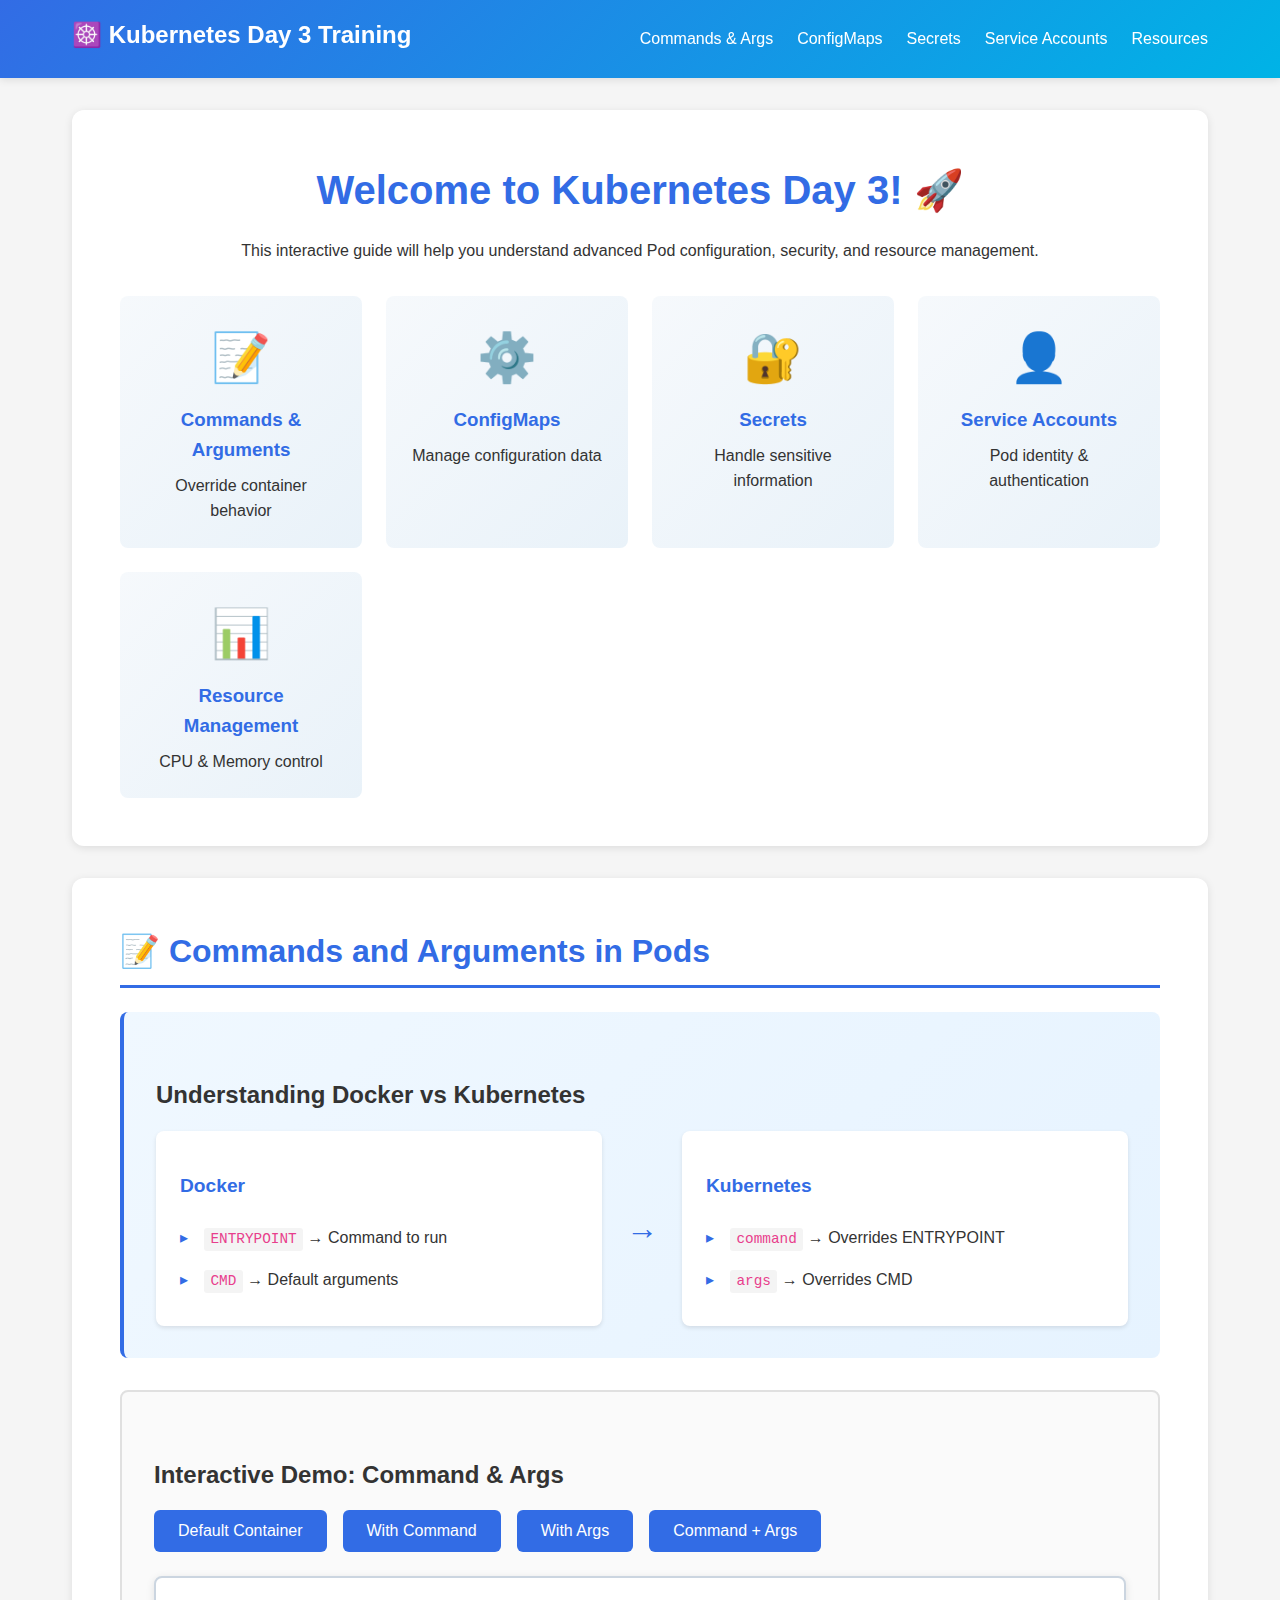
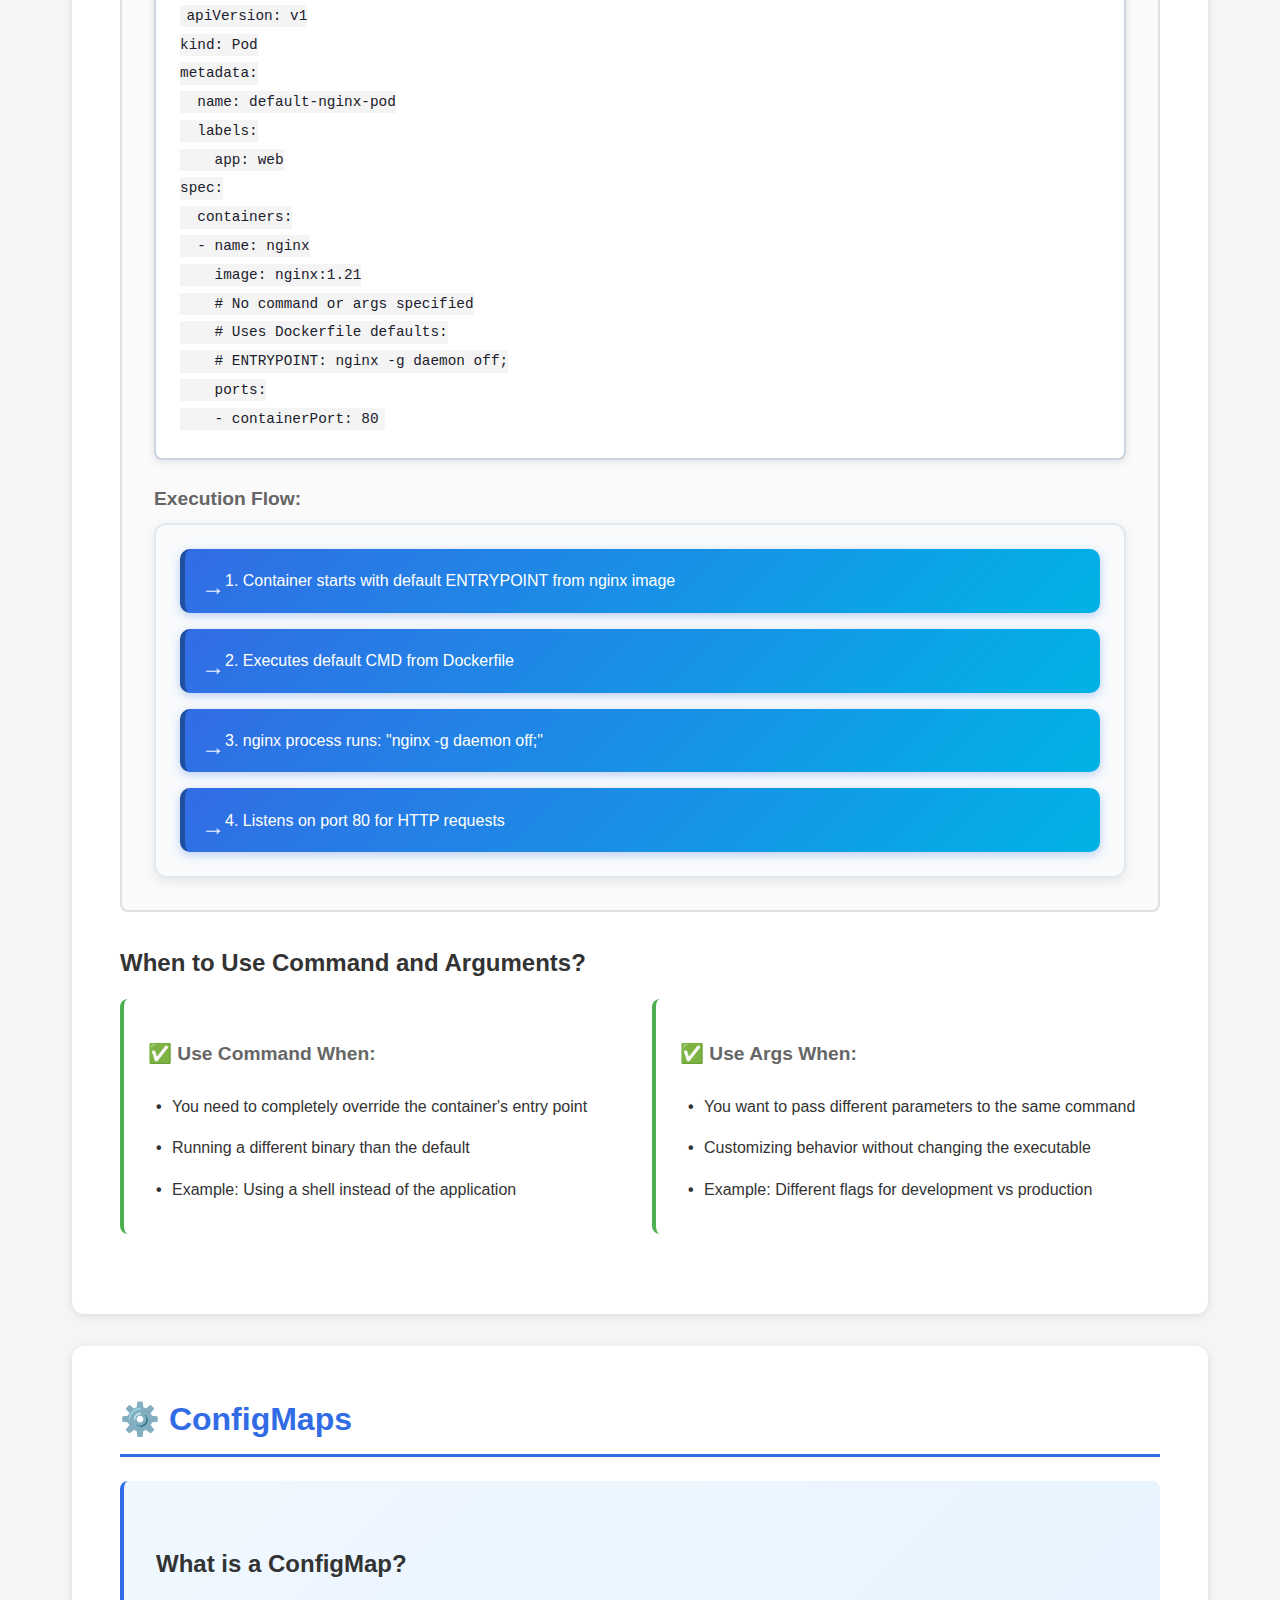
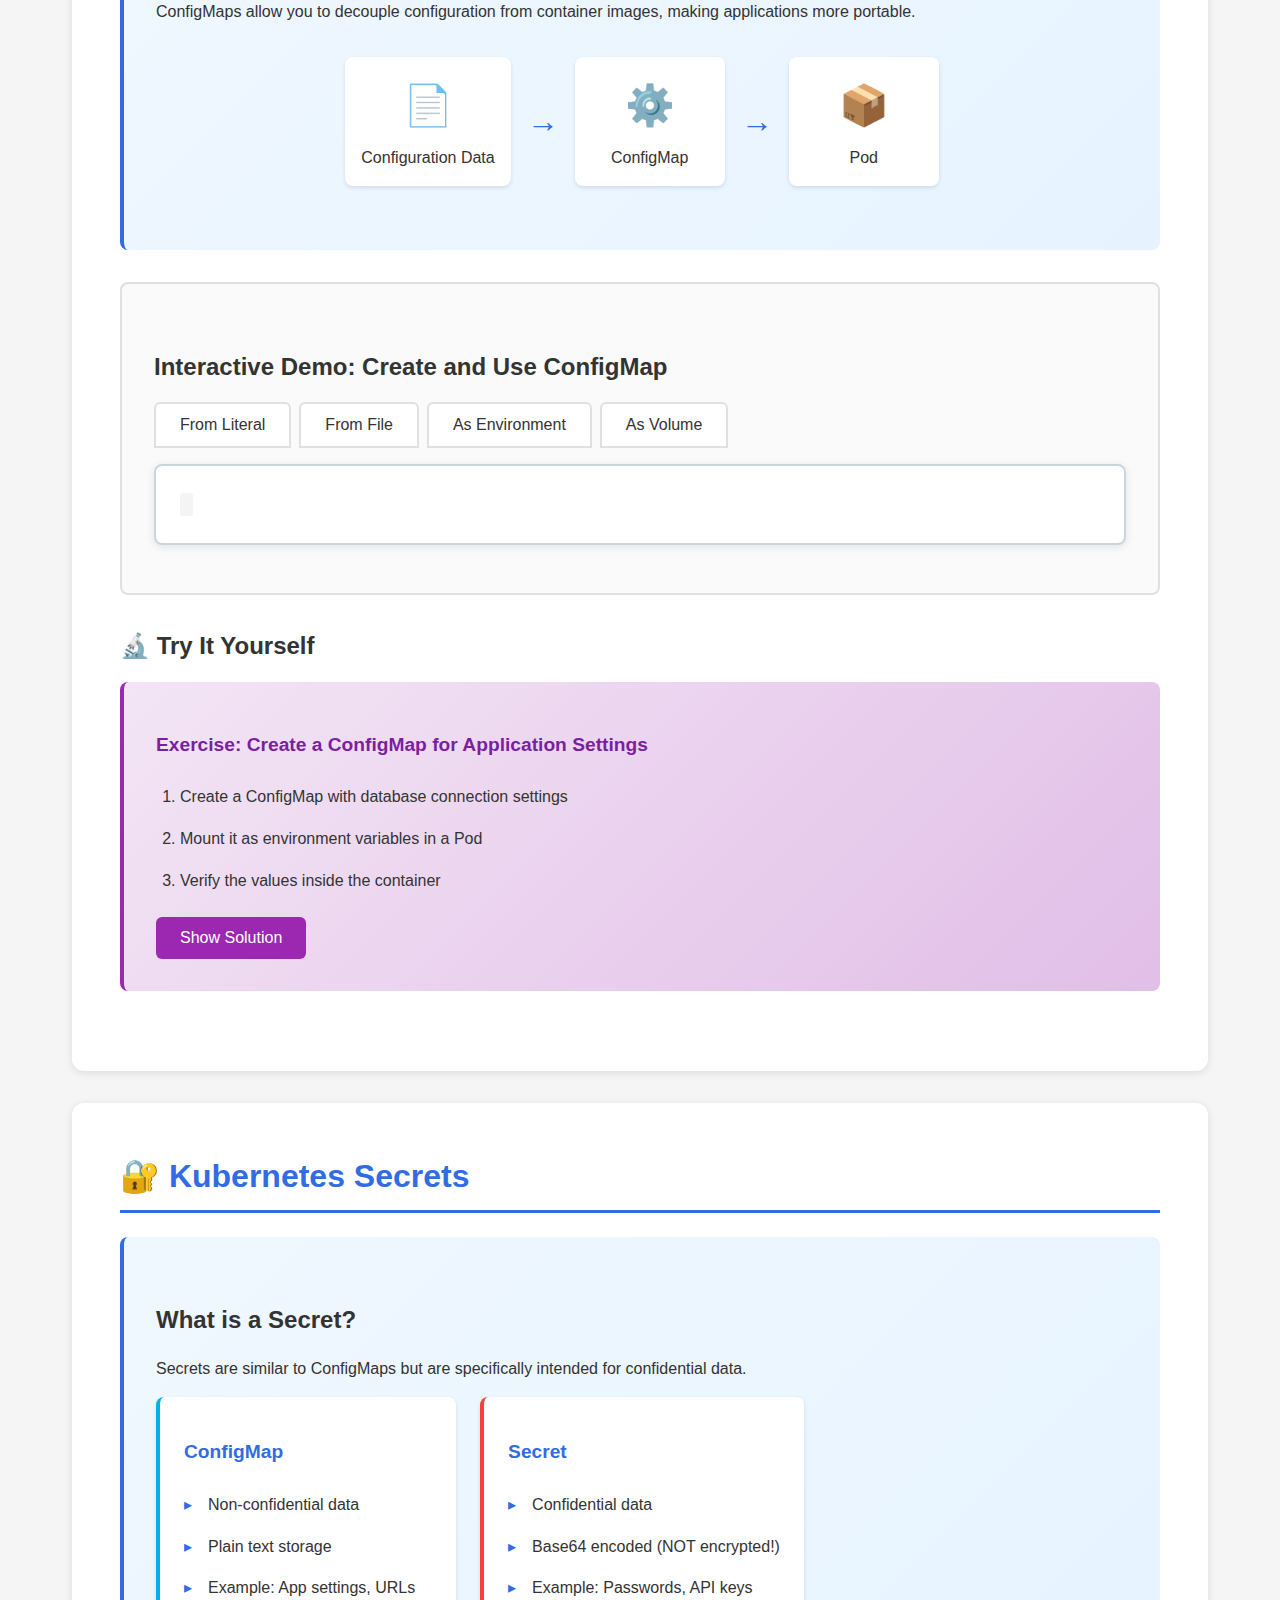
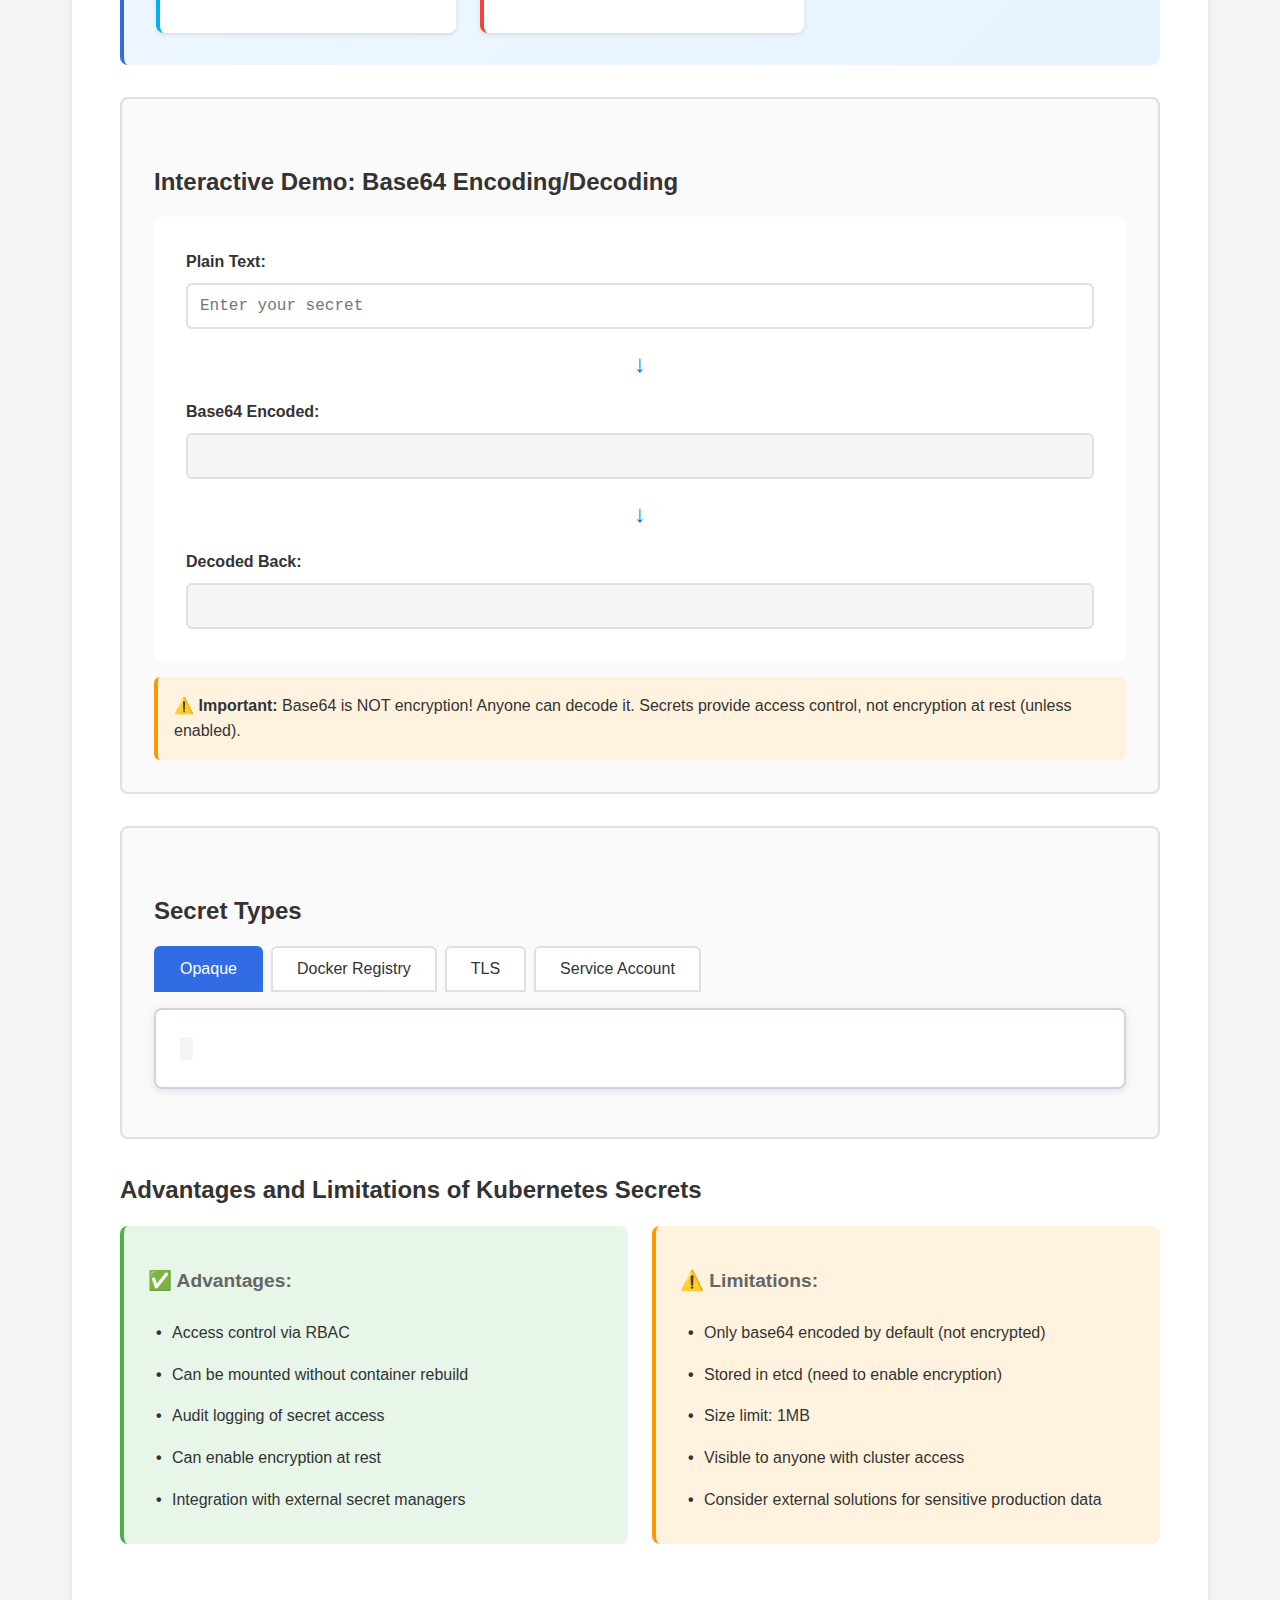
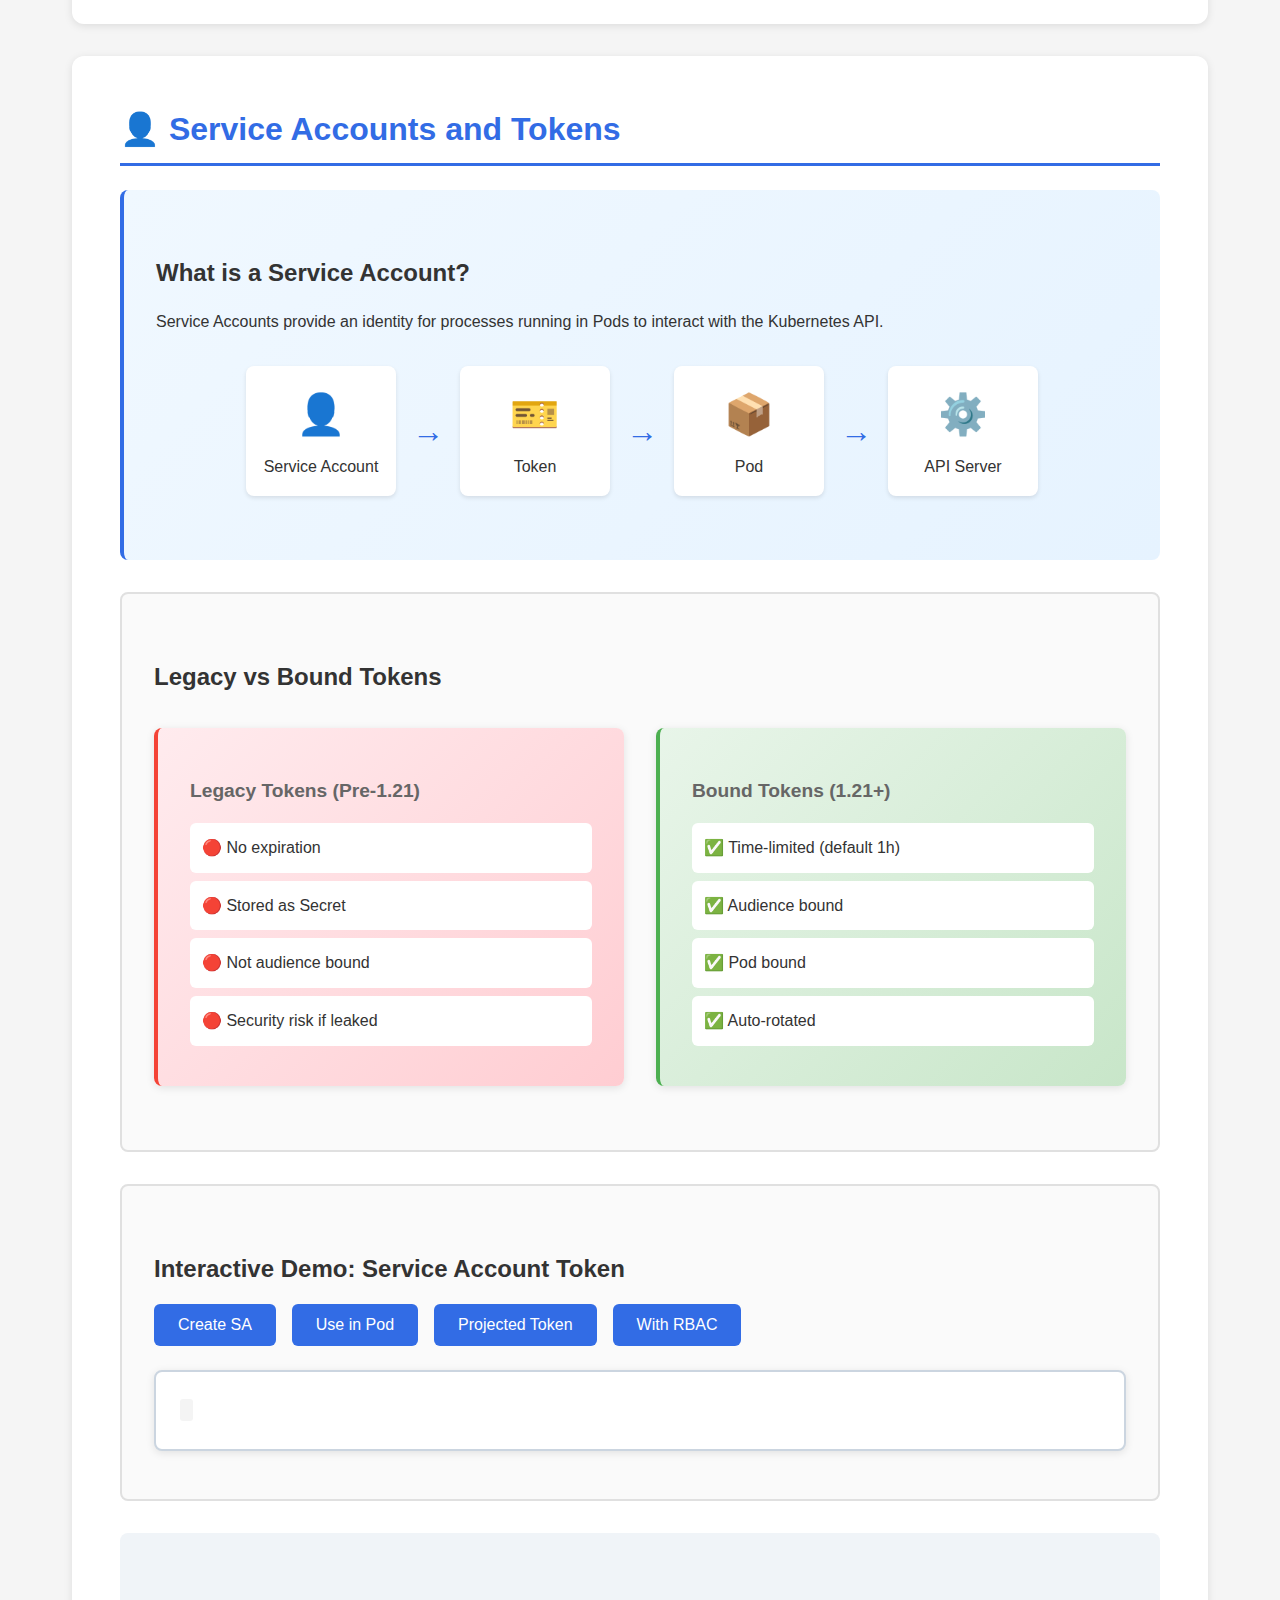
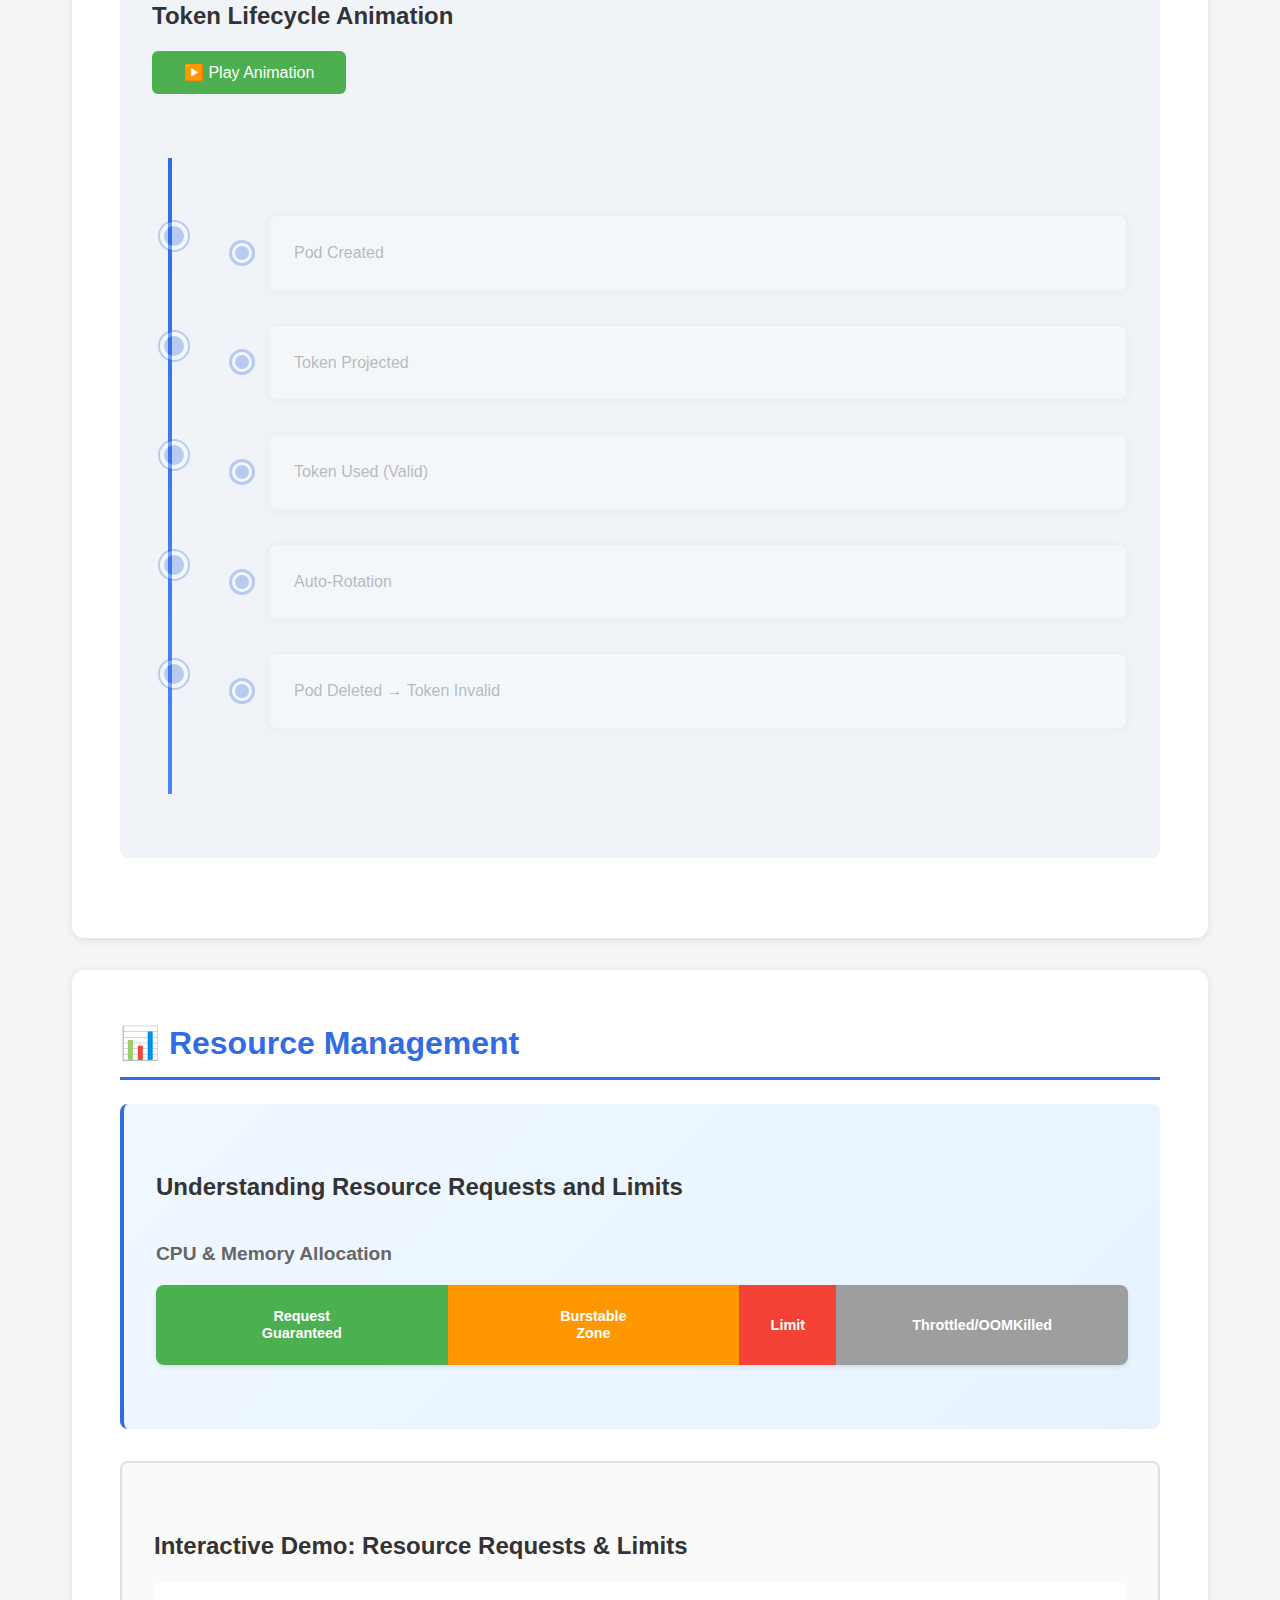
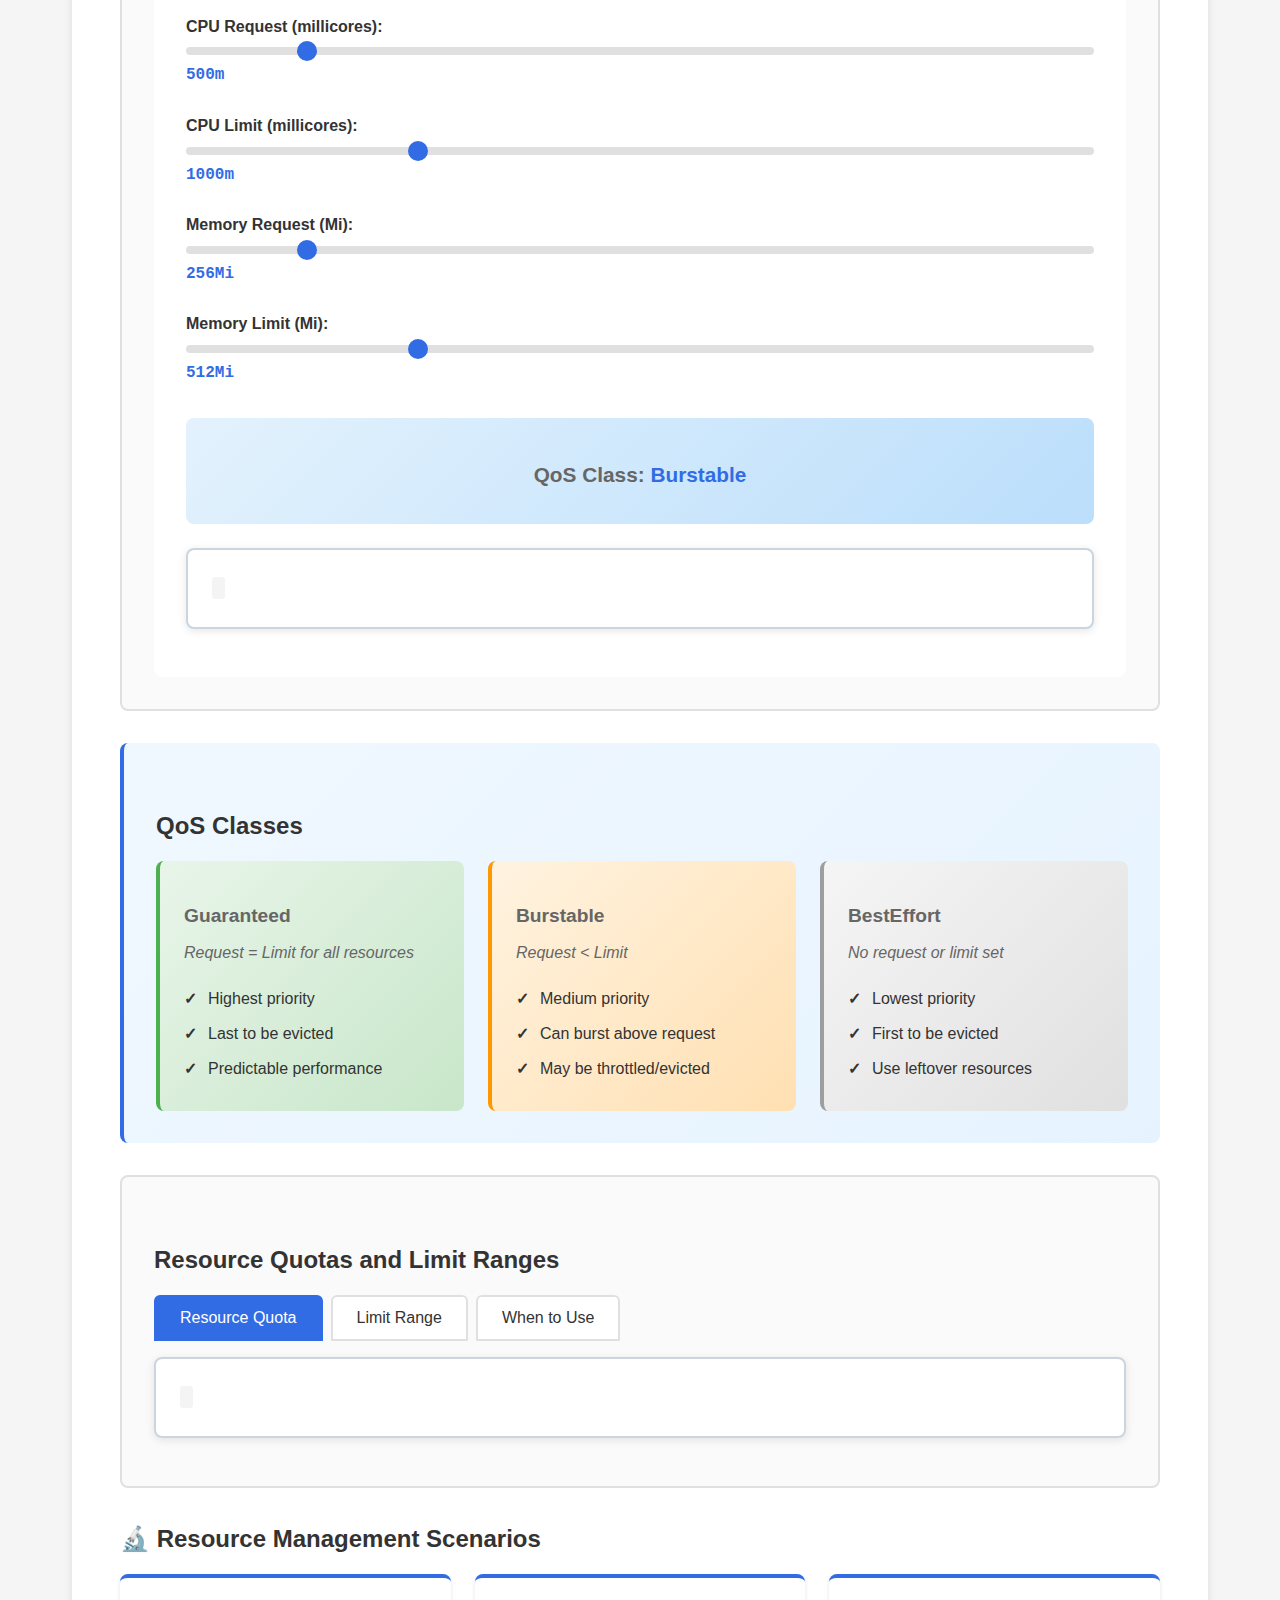
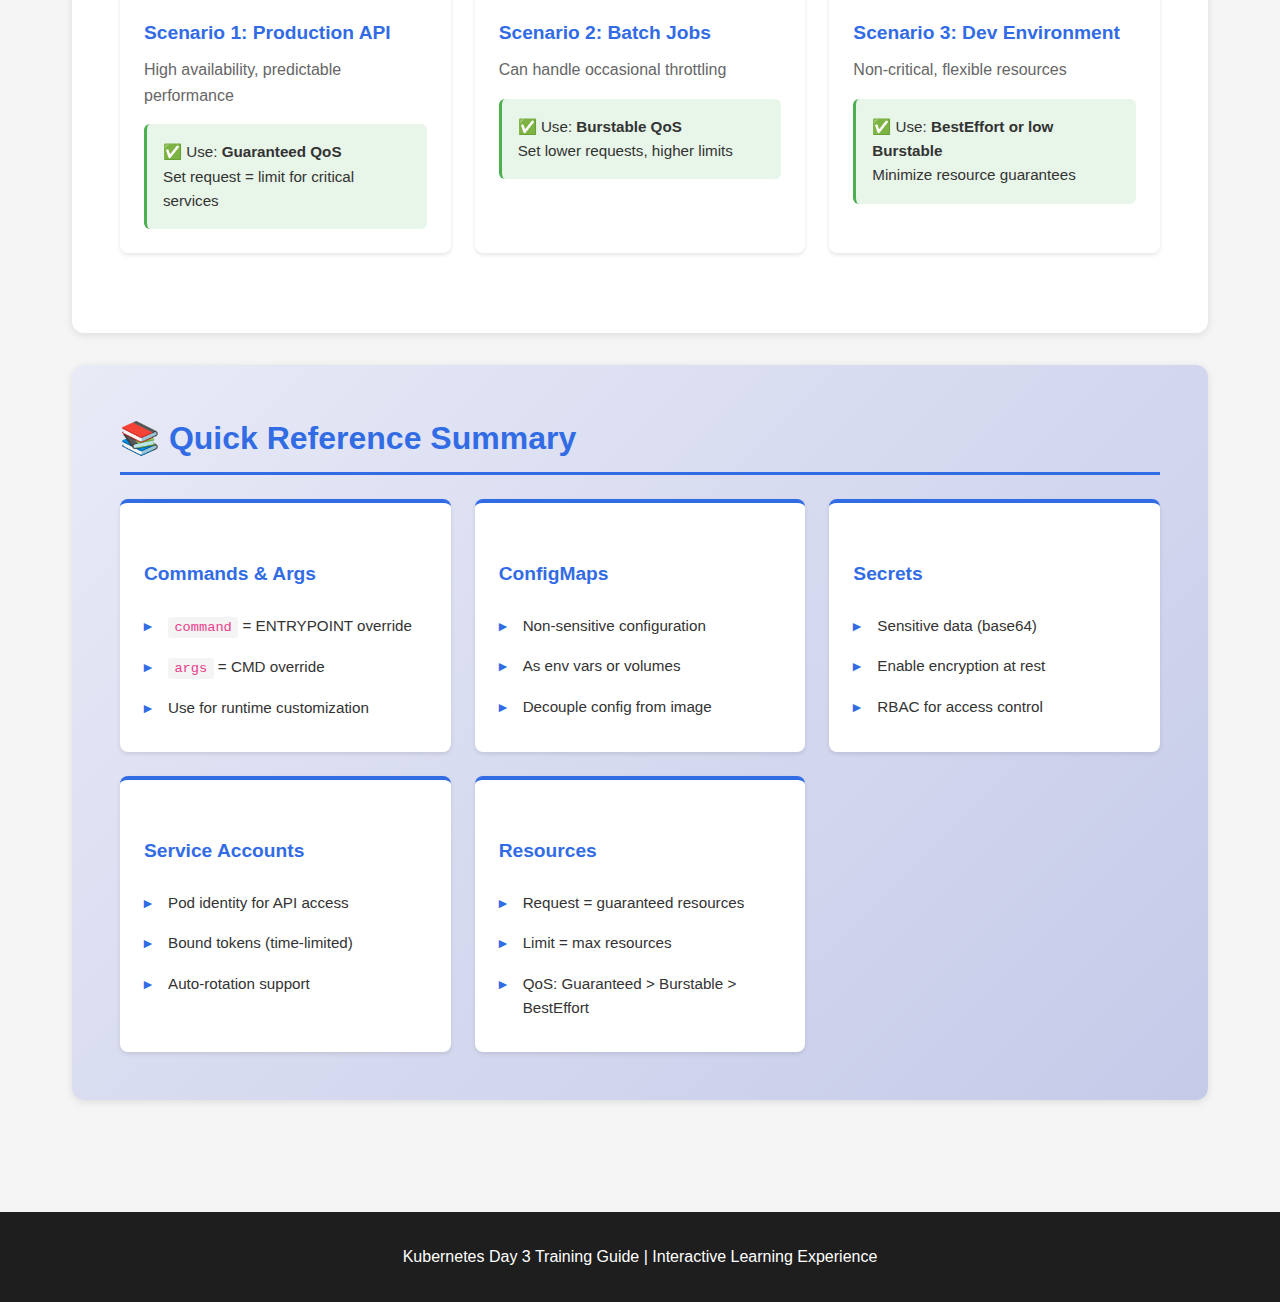
<file: index-backup.html>
<!DOCTYPE html>
<html lang="en">
<head>
    <meta charset="UTF-8">
    <meta name="viewport" content="width=device-width, initial-scale=1.0">
    <title>Kubernetes Day 3 Training - Interactive Guide</title>
    <link rel="stylesheet" href="styles.css">
</head>
<body>
    <nav class="navbar">
        <div class="nav-container">
            <h1>☸️ Kubernetes Day 3 Training</h1>
            <div class="nav-links">
                <a href="#commands">Commands & Args</a>
                <a href="#configmaps">ConfigMaps</a>
                <a href="#secrets">Secrets</a>
                <a href="#serviceaccount">Service Accounts</a>
                <a href="#resources">Resources</a>
            </div>
        </div>
    </nav>

    <div class="container">
        <!-- Introduction -->
        <section class="intro-section">
            <h2>Welcome to Kubernetes Day 3! 🚀</h2>
            <p>This interactive guide will help you understand advanced Pod configuration, security, and resource management.</p>
            <div class="topics-grid">
                <div class="topic-card">
                    <div class="topic-icon">📝</div>
                    <h3>Commands & Arguments</h3>
                    <p>Override container behavior</p>
                </div>
                <div class="topic-card">
                    <div class="topic-icon">⚙️</div>
                    <h3>ConfigMaps</h3>
                    <p>Manage configuration data</p>
                </div>
                <div class="topic-card">
                    <div class="topic-icon">🔐</div>
                    <h3>Secrets</h3>
                    <p>Handle sensitive information</p>
                </div>
                <div class="topic-card">
                    <div class="topic-icon">👤</div>
                    <h3>Service Accounts</h3>
                    <p>Pod identity & authentication</p>
                </div>
                <div class="topic-card">
                    <div class="topic-icon">📊</div>
                    <h3>Resource Management</h3>
                    <p>CPU & Memory control</p>
                </div>
            </div>
        </section>

        <!-- Commands and Arguments -->
        <section id="commands" class="content-section">
            <h2>📝 Commands and Arguments in Pods</h2>
            
            <div class="concept-box">
                <h3>Understanding Docker vs Kubernetes</h3>
                <div class="comparison-grid">
                    <div class="comparison-item">
                        <h4>Docker</h4>
                        <ul>
                            <li><code>ENTRYPOINT</code> → Command to run</li>
                            <li><code>CMD</code> → Default arguments</li>
                        </ul>
                    </div>
                    <div class="arrow">→</div>
                    <div class="comparison-item">
                        <h4>Kubernetes</h4>
                        <ul>
                            <li><code>command</code> → Overrides ENTRYPOINT</li>
                            <li><code>args</code> → Overrides CMD</li>
                        </ul>
                    </div>
                </div>
            </div>

            <div class="interactive-demo">
                <h3>Interactive Demo: Command & Args</h3>
                <div class="demo-controls">
                    <button class="demo-btn" onclick="showExample('default')">Default Container</button>
                    <button class="demo-btn" onclick="showExample('command')">With Command</button>
                    <button class="demo-btn" onclick="showExample('args')">With Args</button>
                    <button class="demo-btn" onclick="showExample('both')">Command + Args</button>
                </div>
                <div id="command-demo" class="demo-output">
                    <div class="yaml-display">
                        <pre><code id="command-yaml"></code></pre>
                    </div>
                    <div class="execution-flow">
                        <h4>Execution Flow:</h4>
                        <div id="execution-visual" class="flow-visual"></div>
                    </div>
                </div>
            </div>

            <div class="use-cases">
                <h3>When to Use Command and Arguments?</h3>
                <div class="use-case-grid">
                    <div class="use-case">
                        <h4>✅ Use Command When:</h4>
                        <ul>
                            <li>You need to completely override the container's entry point</li>
                            <li>Running a different binary than the default</li>
                            <li>Example: Using a shell instead of the application</li>
                        </ul>
                    </div>
                    <div class="use-case">
                        <h4>✅ Use Args When:</h4>
                        <ul>
                            <li>You want to pass different parameters to the same command</li>
                            <li>Customizing behavior without changing the executable</li>
                            <li>Example: Different flags for development vs production</li>
                        </ul>
                    </div>
                </div>
            </div>
        </section>

        <!-- ConfigMaps -->
        <section id="configmaps" class="content-section">
            <h2>⚙️ ConfigMaps</h2>
            
            <div class="concept-box">
                <h3>What is a ConfigMap?</h3>
                <p>ConfigMaps allow you to decouple configuration from container images, making applications more portable.</p>
                <div class="config-visual">
                    <div class="visual-flow">
                        <div class="flow-item">
                            <div class="icon">📄</div>
                            <p>Configuration Data</p>
                        </div>
                        <div class="arrow-right">→</div>
                        <div class="flow-item">
                            <div class="icon">⚙️</div>
                            <p>ConfigMap</p>
                        </div>
                        <div class="arrow-right">→</div>
                        <div class="flow-item">
                            <div class="icon">📦</div>
                            <p>Pod</p>
                        </div>
                    </div>
                </div>
            </div>

            <div class="interactive-demo">
                <h3>Interactive Demo: Create and Use ConfigMap</h3>
                <div class="demo-tabs">
                    <button class="tab-btn active" onclick="showConfigMapTab('literal')">From Literal</button>
                    <button class="tab-btn" onclick="showConfigMapTab('file')">From File</button>
                    <button class="tab-btn" onclick="showConfigMapTab('env')">As Environment</button>
                    <button class="tab-btn" onclick="showConfigMapTab('volume')">As Volume</button>
                </div>
                <div id="configmap-demo" class="demo-output">
                    <div class="yaml-display">
                        <pre><code id="configmap-yaml"></code></pre>
                    </div>
                </div>
            </div>

            <div class="hands-on">
                <h3>🔬 Try It Yourself</h3>
                <div class="exercise-box">
                    <h4>Exercise: Create a ConfigMap for Application Settings</h4>
                    <ol>
                        <li>Create a ConfigMap with database connection settings</li>
                        <li>Mount it as environment variables in a Pod</li>
                        <li>Verify the values inside the container</li>
                    </ol>
                    <button class="show-solution-btn" onclick="toggleSolution('cm-solution')">Show Solution</button>
                    <div id="cm-solution" class="solution" style="display:none;">
                        <pre><code>kubectl create configmap app-config \
  --from-literal=DB_HOST=mysql.default.svc.cluster.local \
  --from-literal=DB_PORT=3306 \
  --from-literal=DB_NAME=myapp</code></pre>
                    </div>
                </div>
            </div>
        </section>

        <!-- Secrets -->
        <section id="secrets" class="content-section">
            <h2>🔐 Kubernetes Secrets</h2>
            
            <div class="concept-box">
                <h3>What is a Secret?</h3>
                <p>Secrets are similar to ConfigMaps but are specifically intended for confidential data.</p>
                <div class="comparison-grid">
                    <div class="comparison-item configmap-item">
                        <h4>ConfigMap</h4>
                        <ul>
                            <li>Non-confidential data</li>
                            <li>Plain text storage</li>
                            <li>Example: App settings, URLs</li>
                        </ul>
                    </div>
                    <div class="comparison-item secret-item">
                        <h4>Secret</h4>
                        <ul>
                            <li>Confidential data</li>
                            <li>Base64 encoded (NOT encrypted!)</li>
                            <li>Example: Passwords, API keys</li>
                        </ul>
                    </div>
                </div>
            </div>

            <div class="interactive-demo">
                <h3>Interactive Demo: Base64 Encoding/Decoding</h3>
                <div class="encoder-tool">
                    <div class="encoder-input">
                        <label>Plain Text:</label>
                        <input type="text" id="plain-text" placeholder="Enter your secret" oninput="encodeSecret()">
                    </div>
                    <div class="encoder-arrow">↓</div>
                    <div class="encoder-output">
                        <label>Base64 Encoded:</label>
                        <input type="text" id="encoded-text" readonly>
                    </div>
                    <div class="encoder-arrow">↓</div>
                    <div class="encoder-output">
                        <label>Decoded Back:</label>
                        <input type="text" id="decoded-text" readonly>
                    </div>
                </div>
                <div class="warning-box">
                    ⚠️ <strong>Important:</strong> Base64 is NOT encryption! Anyone can decode it. Secrets provide access control, not encryption at rest (unless enabled).
                </div>
            </div>

            <div class="interactive-demo">
                <h3>Secret Types</h3>
                <div class="demo-tabs">
                    <button class="tab-btn active" onclick="showSecretType('opaque')">Opaque</button>
                    <button class="tab-btn" onclick="showSecretType('docker')">Docker Registry</button>
                    <button class="tab-btn" onclick="showSecretType('tls')">TLS</button>
                    <button class="tab-btn" onclick="showSecretType('token')">Service Account</button>
                </div>
                <div id="secret-type-demo" class="demo-output">
                    <div class="yaml-display">
                        <pre><code id="secret-yaml"></code></pre>
                    </div>
                </div>
            </div>

            <div class="use-cases">
                <h3>Advantages and Limitations of Kubernetes Secrets</h3>
                <div class="use-case-grid">
                    <div class="use-case advantage">
                        <h4>✅ Advantages:</h4>
                        <ul>
                            <li>Access control via RBAC</li>
                            <li>Can be mounted without container rebuild</li>
                            <li>Audit logging of secret access</li>
                            <li>Can enable encryption at rest</li>
                            <li>Integration with external secret managers</li>
                        </ul>
                    </div>
                    <div class="use-case limitation">
                        <h4>⚠️ Limitations:</h4>
                        <ul>
                            <li>Only base64 encoded by default (not encrypted)</li>
                            <li>Stored in etcd (need to enable encryption)</li>
                            <li>Size limit: 1MB</li>
                            <li>Visible to anyone with cluster access</li>
                            <li>Consider external solutions for sensitive production data</li>
                        </ul>
                    </div>
                </div>
            </div>
        </section>

        <!-- Service Account -->
        <section id="serviceaccount" class="content-section">
            <h2>👤 Service Accounts and Tokens</h2>
            
            <div class="concept-box">
                <h3>What is a Service Account?</h3>
                <p>Service Accounts provide an identity for processes running in Pods to interact with the Kubernetes API.</p>
                <div class="sa-visual">
                    <div class="visual-flow">
                        <div class="flow-item">
                            <div class="icon">👤</div>
                            <p>Service Account</p>
                        </div>
                        <div class="arrow-right">→</div>
                        <div class="flow-item">
                            <div class="icon">🎫</div>
                            <p>Token</p>
                        </div>
                        <div class="arrow-right">→</div>
                        <div class="flow-item">
                            <div class="icon">📦</div>
                            <p>Pod</p>
                        </div>
                        <div class="arrow-right">→</div>
                        <div class="flow-item">
                            <div class="icon">⚙️</div>
                            <p>API Server</p>
                        </div>
                    </div>
                </div>
            </div>

            <div class="interactive-demo">
                <h3>Legacy vs Bound Tokens</h3>
                <div class="token-comparison">
                    <div class="token-type legacy-token">
                        <h4>Legacy Tokens (Pre-1.21)</h4>
                        <div class="token-properties">
                            <div class="property">🔴 No expiration</div>
                            <div class="property">🔴 Stored as Secret</div>
                            <div class="property">🔴 Not audience bound</div>
                            <div class="property">🔴 Security risk if leaked</div>
                        </div>
                    </div>
                    <div class="token-type bound-token">
                        <h4>Bound Tokens (1.21+)</h4>
                        <div class="token-properties">
                            <div class="property">✅ Time-limited (default 1h)</div>
                            <div class="property">✅ Audience bound</div>
                            <div class="property">✅ Pod bound</div>
                            <div class="property">✅ Auto-rotated</div>
                        </div>
                    </div>
                </div>
            </div>

            <div class="interactive-demo">
                <h3>Interactive Demo: Service Account Token</h3>
                <div class="demo-controls">
                    <button class="demo-btn" onclick="showSAExample('create')">Create SA</button>
                    <button class="demo-btn" onclick="showSAExample('pod')">Use in Pod</button>
                    <button class="demo-btn" onclick="showSAExample('token')">Projected Token</button>
                    <button class="demo-btn" onclick="showSAExample('rbac')">With RBAC</button>
                </div>
                <div id="sa-demo" class="demo-output">
                    <div class="yaml-display">
                        <pre><code id="sa-yaml"></code></pre>
                    </div>
                </div>
            </div>

            <div class="animation-box">
                <h3>Token Lifecycle Animation</h3>
                <div id="token-lifecycle" class="lifecycle-animation">
                    <button class="animate-btn" onclick="animateTokenLifecycle()">▶️ Play Animation</button>
                    <div class="timeline">
                        <div class="timeline-item" id="tl-1">
                            <div class="timeline-dot"></div>
                            <div class="timeline-content">Pod Created</div>
                        </div>
                        <div class="timeline-item" id="tl-2">
                            <div class="timeline-dot"></div>
                            <div class="timeline-content">Token Projected</div>
                        </div>
                        <div class="timeline-item" id="tl-3">
                            <div class="timeline-dot"></div>
                            <div class="timeline-content">Token Used (Valid)</div>
                        </div>
                        <div class="timeline-item" id="tl-4">
                            <div class="timeline-dot"></div>
                            <div class="timeline-content">Auto-Rotation</div>
                        </div>
                        <div class="timeline-item" id="tl-5">
                            <div class="timeline-dot"></div>
                            <div class="timeline-content">Pod Deleted → Token Invalid</div>
                        </div>
                    </div>
                </div>
            </div>
        </section>

        <!-- Resources -->
        <section id="resources" class="content-section">
            <h2>📊 Resource Management</h2>
            
            <div class="concept-box">
                <h3>Understanding Resource Requests and Limits</h3>
                <div class="resource-visual">
                    <div class="resource-bar-container">
                        <h4>CPU & Memory Allocation</h4>
                        <div class="resource-bar">
                            <div class="bar-section request" style="width: 30%;">
                                <span>Request<br>Guaranteed</span>
                            </div>
                            <div class="bar-section burstable" style="width: 30%;">
                                <span>Burstable<br>Zone</span>
                            </div>
                            <div class="bar-section limit" style="width: 10%;">
                                <span>Limit</span>
                            </div>
                            <div class="bar-section unavailable" style="width: 30%;">
                                <span>Throttled/OOMKilled</span>
                            </div>
                        </div>
                    </div>
                </div>
            </div>

            <div class="interactive-demo">
                <h3>Interactive Demo: Resource Requests & Limits</h3>
                <div class="resource-calculator">
                    <div class="calculator-inputs">
                        <div class="input-group">
                            <label>CPU Request (millicores):</label>
                            <input type="range" id="cpu-request" min="0" max="4000" value="500" oninput="updateResourceVisual()">
                            <span id="cpu-request-val">500m</span>
                        </div>
                        <div class="input-group">
                            <label>CPU Limit (millicores):</label>
                            <input type="range" id="cpu-limit" min="0" max="4000" value="1000" oninput="updateResourceVisual()">
                            <span id="cpu-limit-val">1000m</span>
                        </div>
                        <div class="input-group">
                            <label>Memory Request (Mi):</label>
                            <input type="range" id="mem-request" min="0" max="2048" value="256" oninput="updateResourceVisual()">
                            <span id="mem-request-val">256Mi</span>
                        </div>
                        <div class="input-group">
                            <label>Memory Limit (Mi):</label>
                            <input type="range" id="mem-limit" min="0" max="2048" value="512" oninput="updateResourceVisual()">
                            <span id="mem-limit-val">512Mi</span>
                        </div>
                    </div>
                    <div class="qos-indicator">
                        <h4>QoS Class: <span id="qos-class">Burstable</span></h4>
                        <p id="qos-explanation"></p>
                    </div>
                    <div class="yaml-display">
                        <pre><code id="resource-yaml"></code></pre>
                    </div>
                </div>
            </div>

            <div class="concept-box">
                <h3>QoS Classes</h3>
                <div class="qos-grid">
                    <div class="qos-item guaranteed">
                        <h4>Guaranteed</h4>
                        <p>Request = Limit for all resources</p>
                        <ul>
                            <li>Highest priority</li>
                            <li>Last to be evicted</li>
                            <li>Predictable performance</li>
                        </ul>
                    </div>
                    <div class="qos-item burstable">
                        <h4>Burstable</h4>
                        <p>Request < Limit</p>
                        <ul>
                            <li>Medium priority</li>
                            <li>Can burst above request</li>
                            <li>May be throttled/evicted</li>
                        </ul>
                    </div>
                    <div class="qos-item besteffort">
                        <h4>BestEffort</h4>
                        <p>No request or limit set</p>
                        <ul>
                            <li>Lowest priority</li>
                            <li>First to be evicted</li>
                            <li>Use leftover resources</li>
                        </ul>
                    </div>
                </div>
            </div>

            <div class="interactive-demo">
                <h3>Resource Quotas and Limit Ranges</h3>
                <div class="demo-tabs">
                    <button class="tab-btn active" onclick="showResourceTab('quota')">Resource Quota</button>
                    <button class="tab-btn" onclick="showResourceTab('limitrange')">Limit Range</button>
                    <button class="tab-btn" onclick="showResourceTab('comparison')">When to Use</button>
                </div>
                <div id="resource-tab-demo" class="demo-output">
                    <div class="yaml-display">
                        <pre><code id="resource-tab-yaml"></code></pre>
                    </div>
                </div>
            </div>

            <div class="hands-on">
                <h3>🔬 Resource Management Scenarios</h3>
                <div class="scenario-grid">
                    <div class="scenario">
                        <h4>Scenario 1: Production API</h4>
                        <p>High availability, predictable performance</p>
                        <div class="recommendation">
                            ✅ Use: <strong>Guaranteed QoS</strong><br>
                            Set request = limit for critical services
                        </div>
                    </div>
                    <div class="scenario">
                        <h4>Scenario 2: Batch Jobs</h4>
                        <p>Can handle occasional throttling</p>
                        <div class="recommendation">
                            ✅ Use: <strong>Burstable QoS</strong><br>
                            Set lower requests, higher limits
                        </div>
                    </div>
                    <div class="scenario">
                        <h4>Scenario 3: Dev Environment</h4>
                        <p>Non-critical, flexible resources</p>
                        <div class="recommendation">
                            ✅ Use: <strong>BestEffort or low Burstable</strong><br>
                            Minimize resource guarantees
                        </div>
                    </div>
                </div>
            </div>
        </section>

        <!-- Summary -->
        <section class="content-section summary-section">
            <h2>📚 Quick Reference Summary</h2>
            <div class="summary-grid">
                <div class="summary-card">
                    <h3>Commands & Args</h3>
                    <ul>
                        <li><code>command</code> = ENTRYPOINT override</li>
                        <li><code>args</code> = CMD override</li>
                        <li>Use for runtime customization</li>
                    </ul>
                </div>
                <div class="summary-card">
                    <h3>ConfigMaps</h3>
                    <ul>
                        <li>Non-sensitive configuration</li>
                        <li>As env vars or volumes</li>
                        <li>Decouple config from image</li>
                    </ul>
                </div>
                <div class="summary-card">
                    <h3>Secrets</h3>
                    <ul>
                        <li>Sensitive data (base64)</li>
                        <li>Enable encryption at rest</li>
                        <li>RBAC for access control</li>
                    </ul>
                </div>
                <div class="summary-card">
                    <h3>Service Accounts</h3>
                    <ul>
                        <li>Pod identity for API access</li>
                        <li>Bound tokens (time-limited)</li>
                        <li>Auto-rotation support</li>
                    </ul>
                </div>
                <div class="summary-card">
                    <h3>Resources</h3>
                    <ul>
                        <li>Request = guaranteed resources</li>
                        <li>Limit = max resources</li>
                        <li>QoS: Guaranteed > Burstable > BestEffort</li>
                    </ul>
                </div>
            </div>
        </section>
    </div>

    <footer>
        <p>Kubernetes Day 3 Training Guide | Interactive Learning Experience</p>
    </footer>

    <script src="script.js"></script>
</body>
</html>
</file>
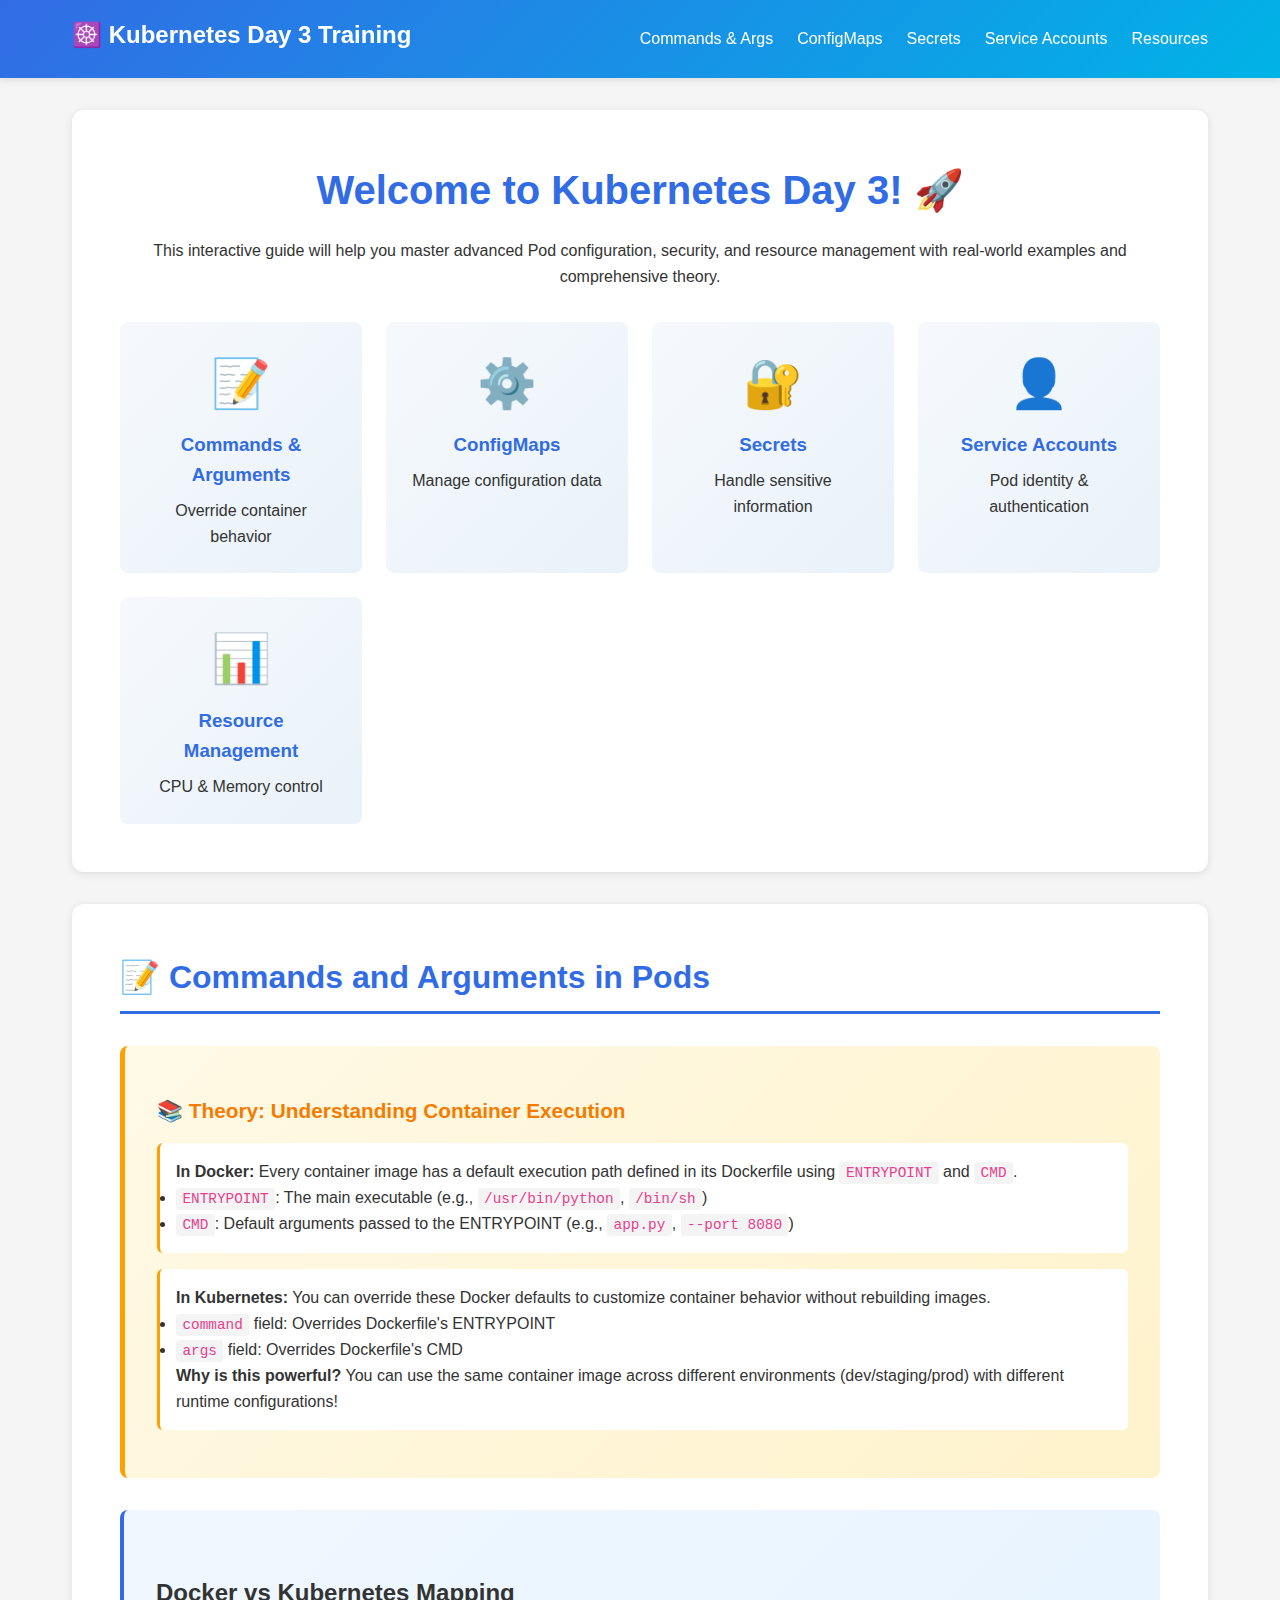
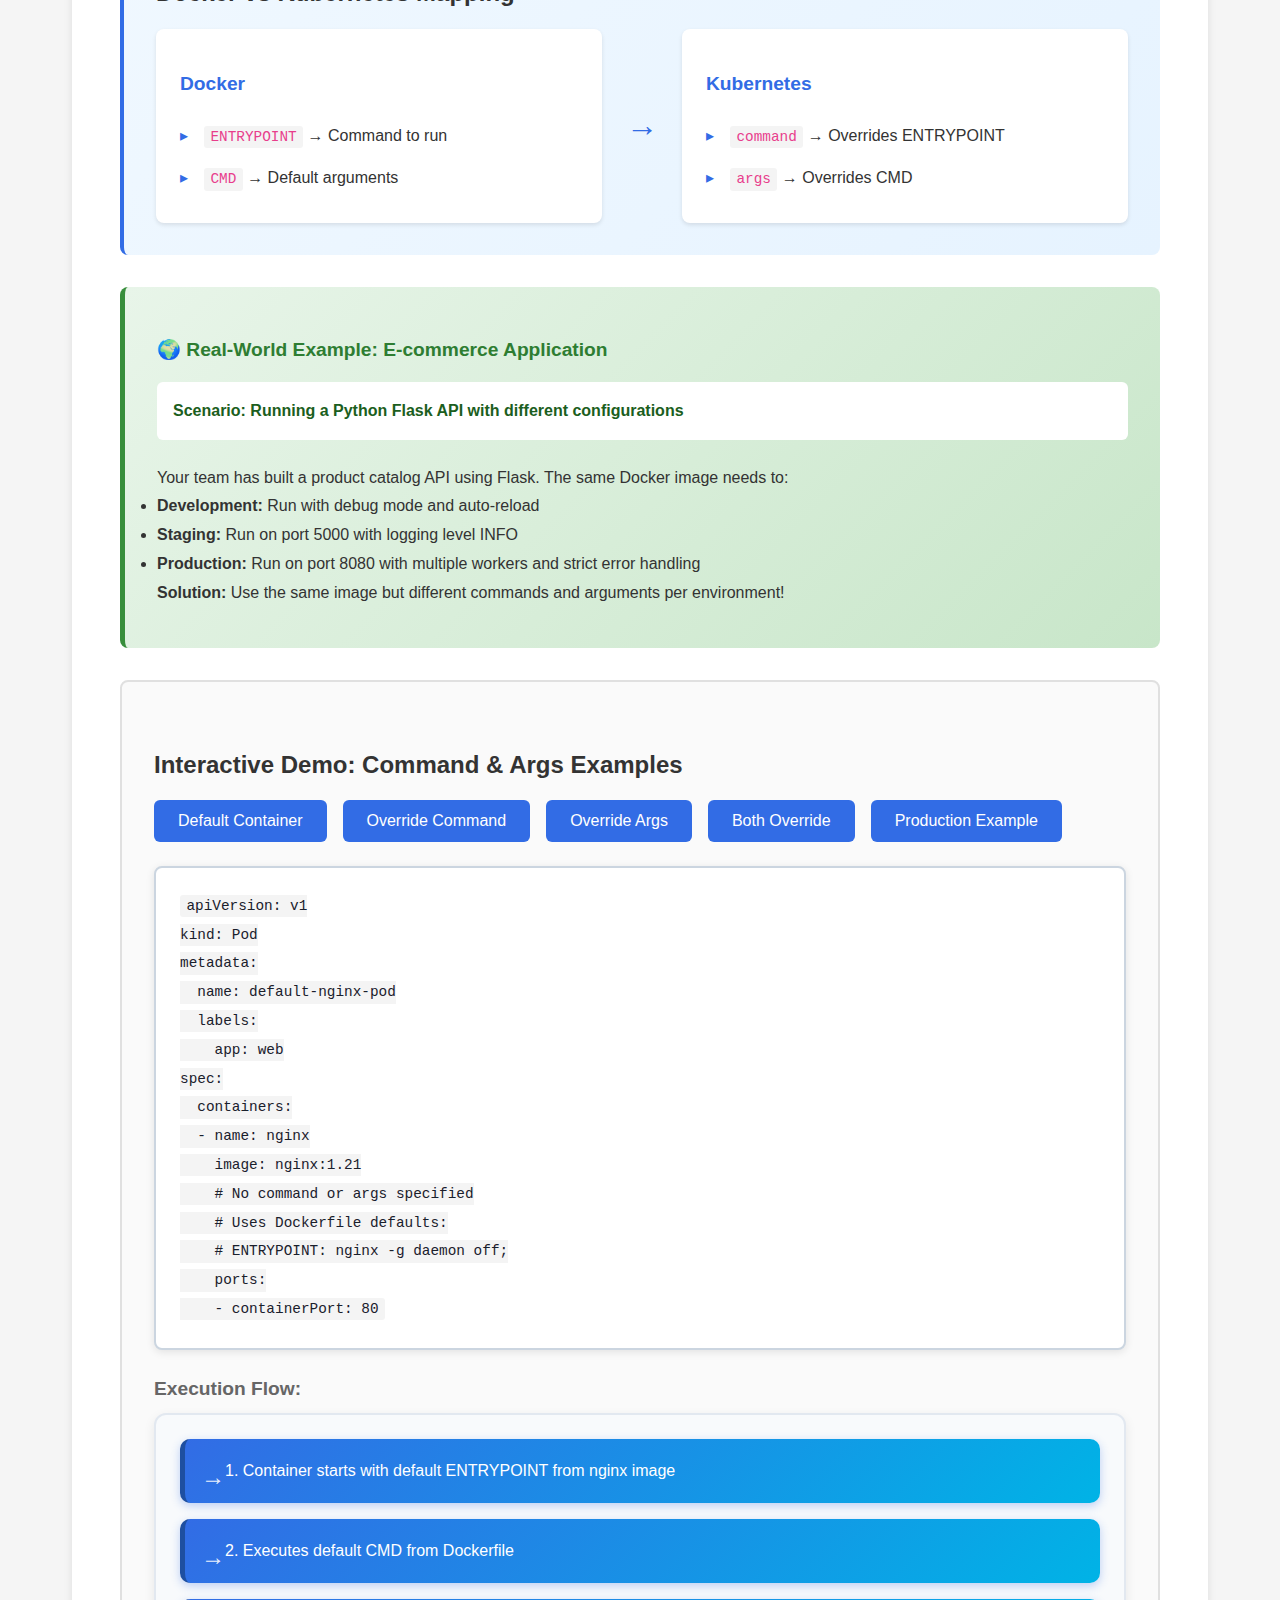
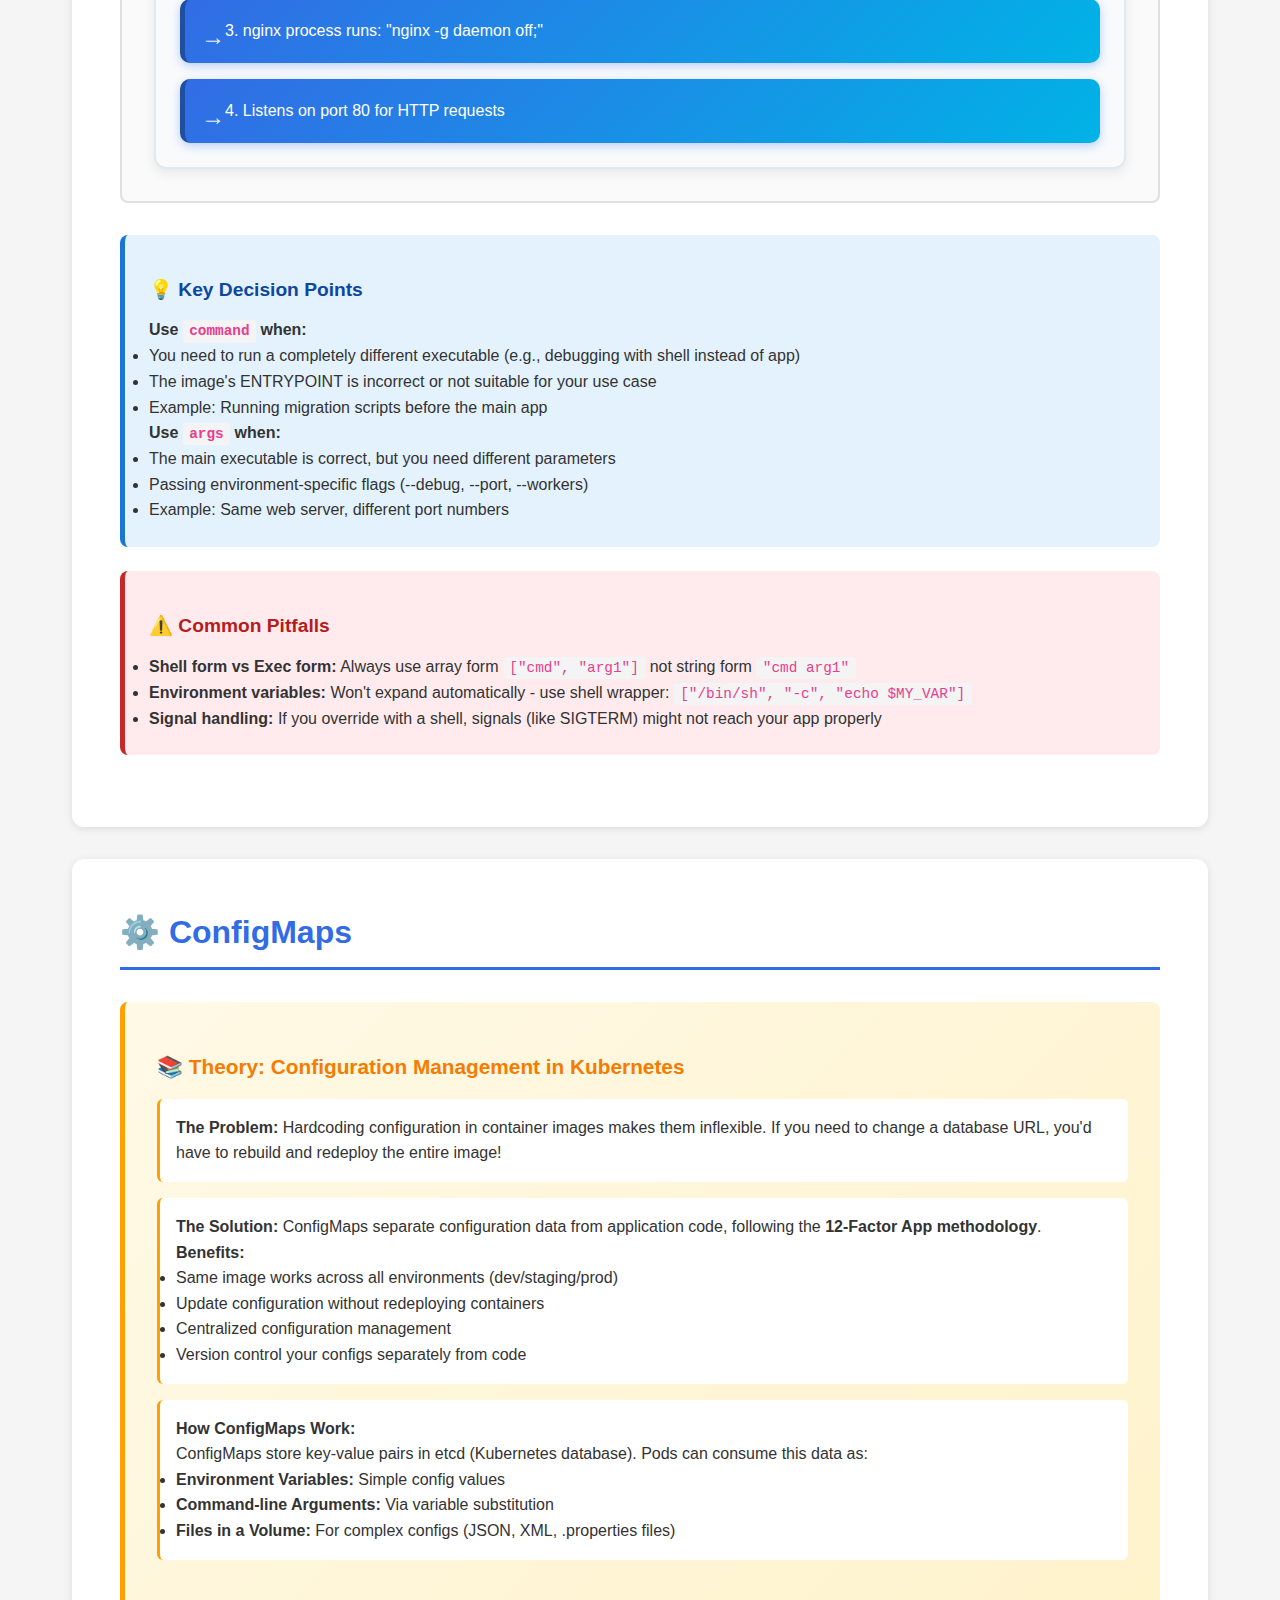
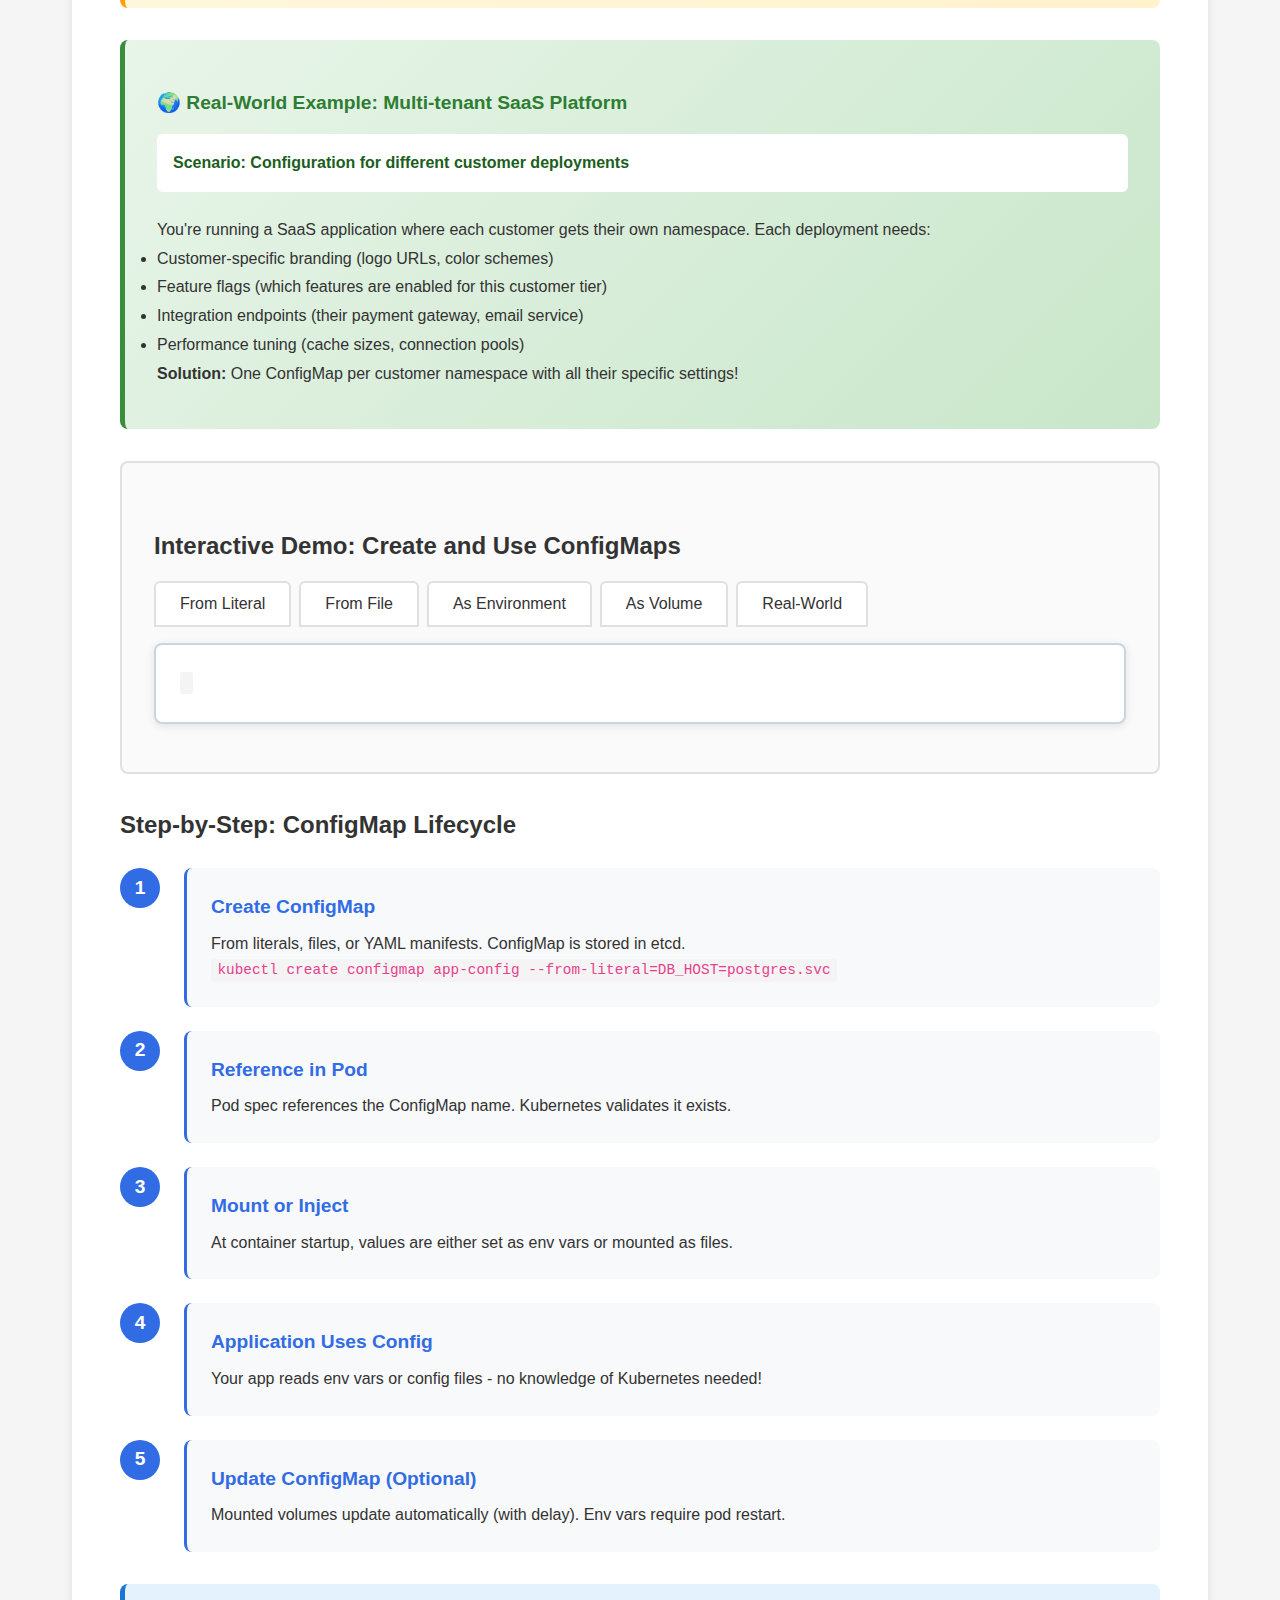
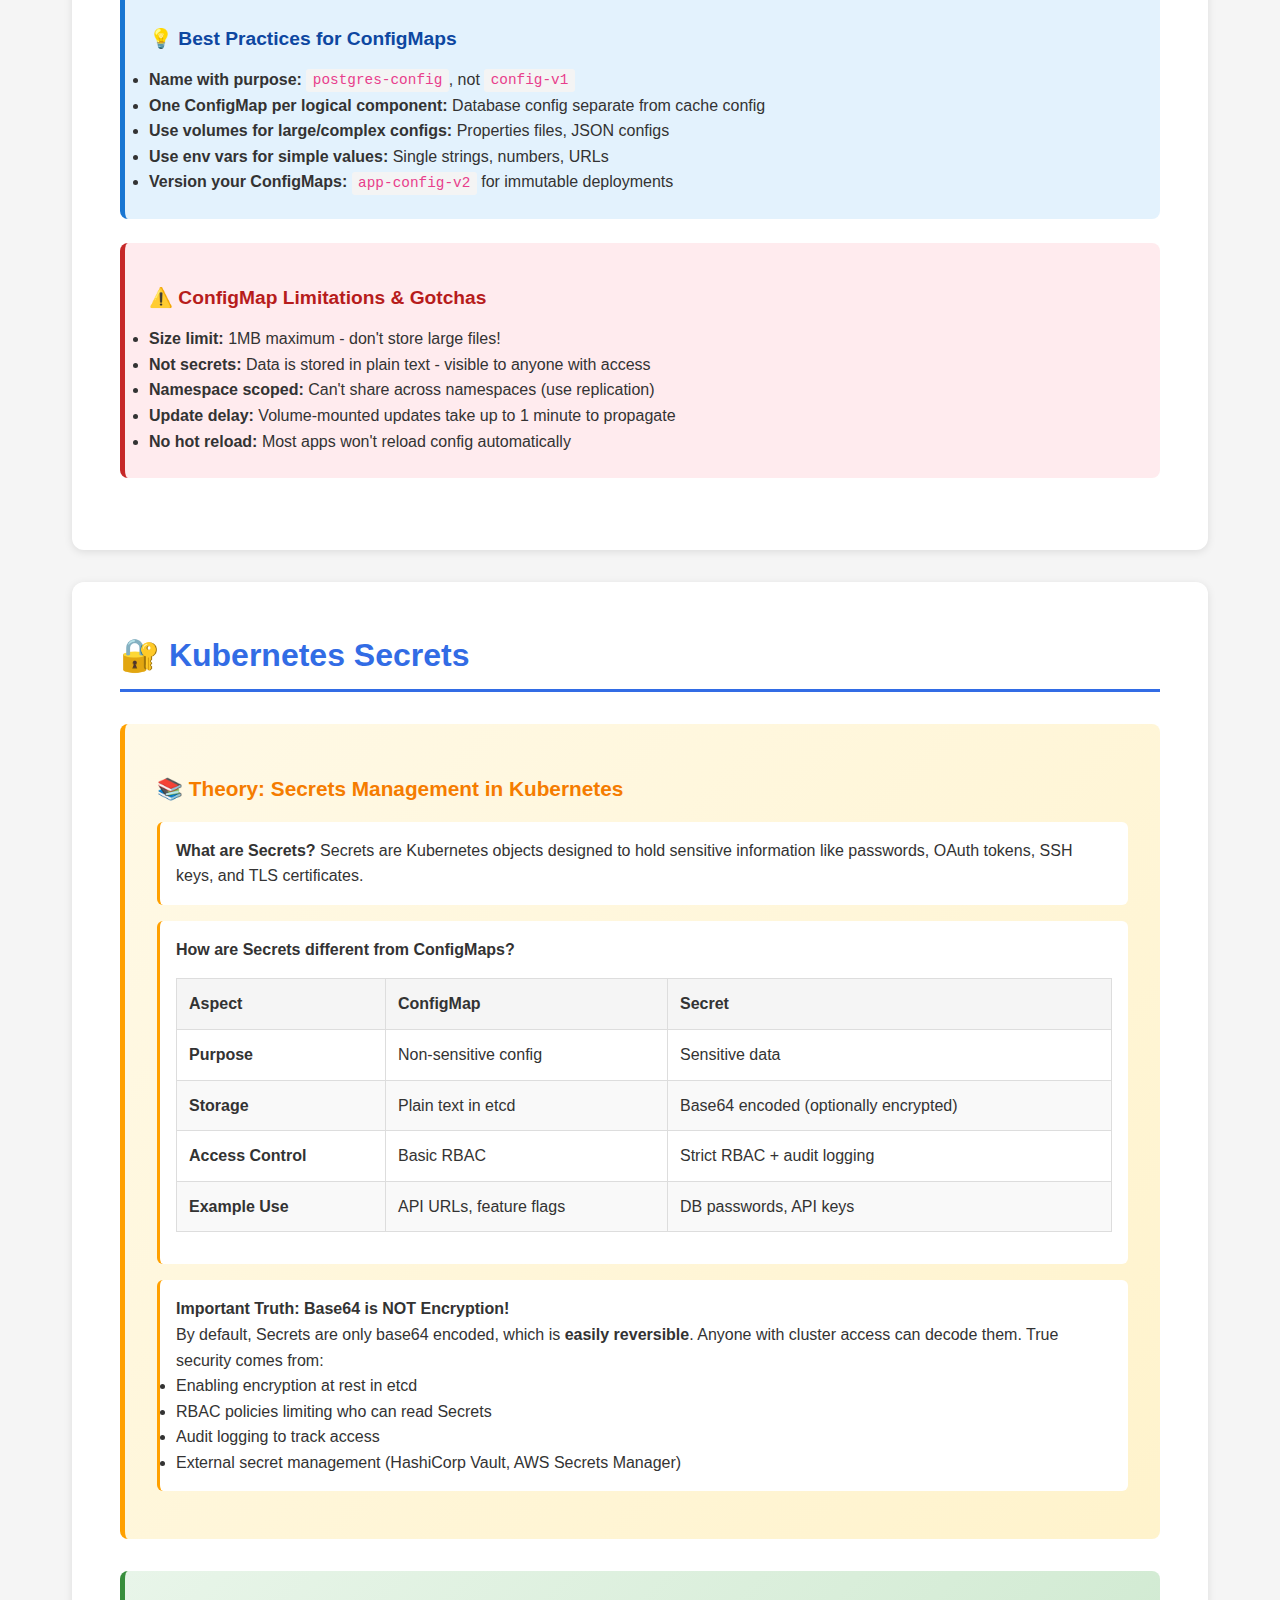
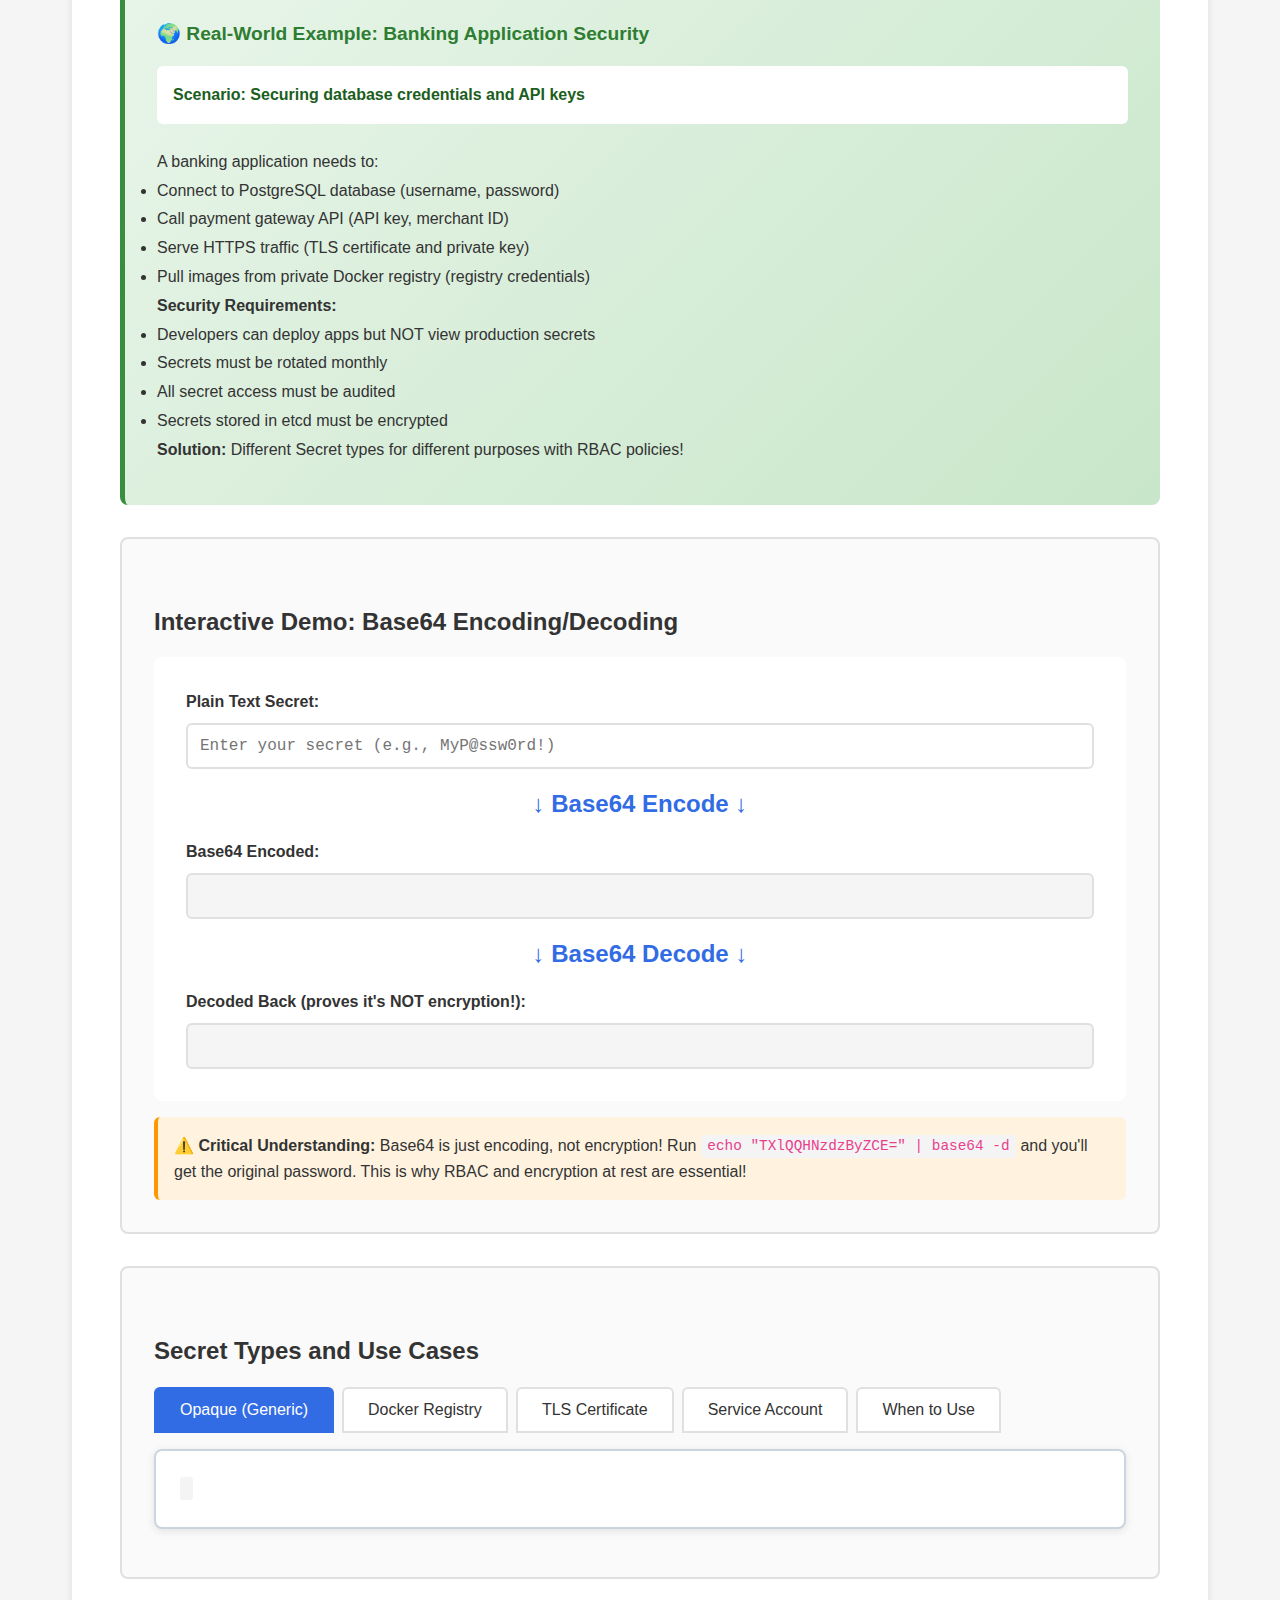
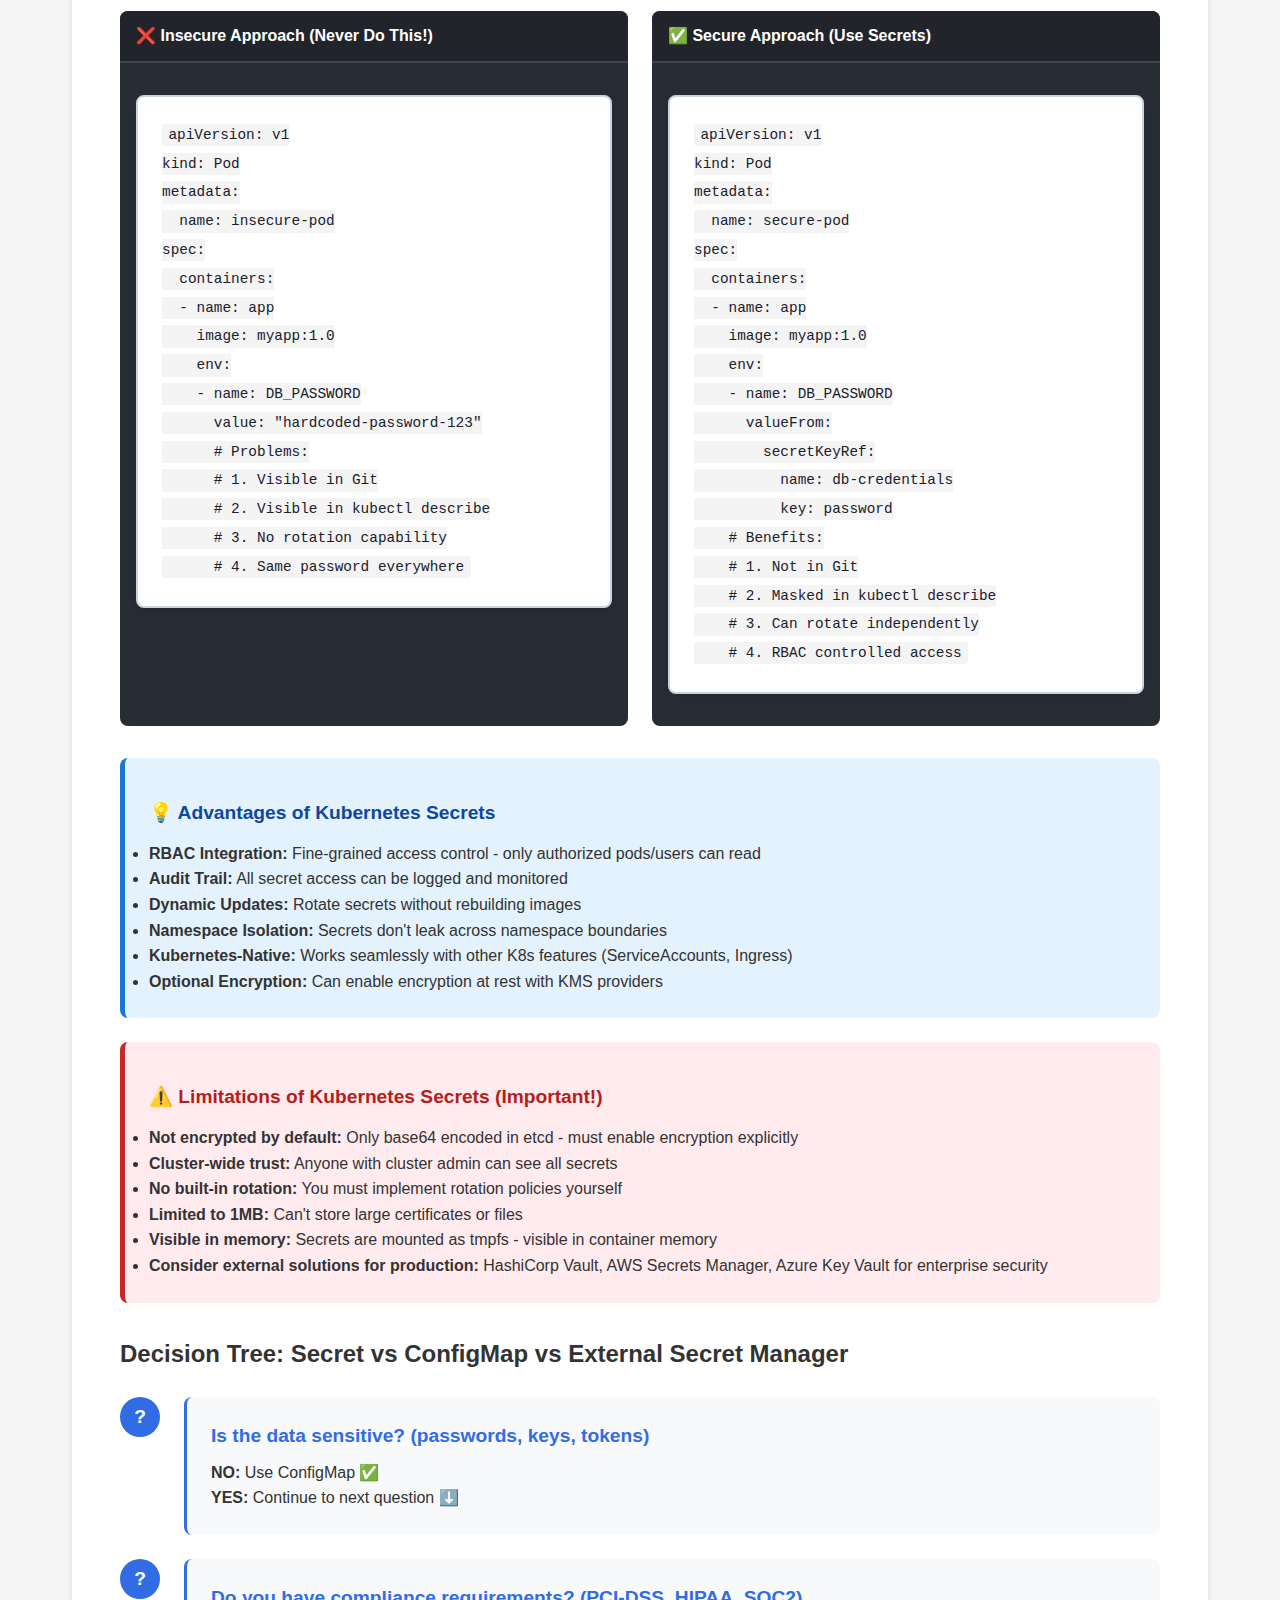
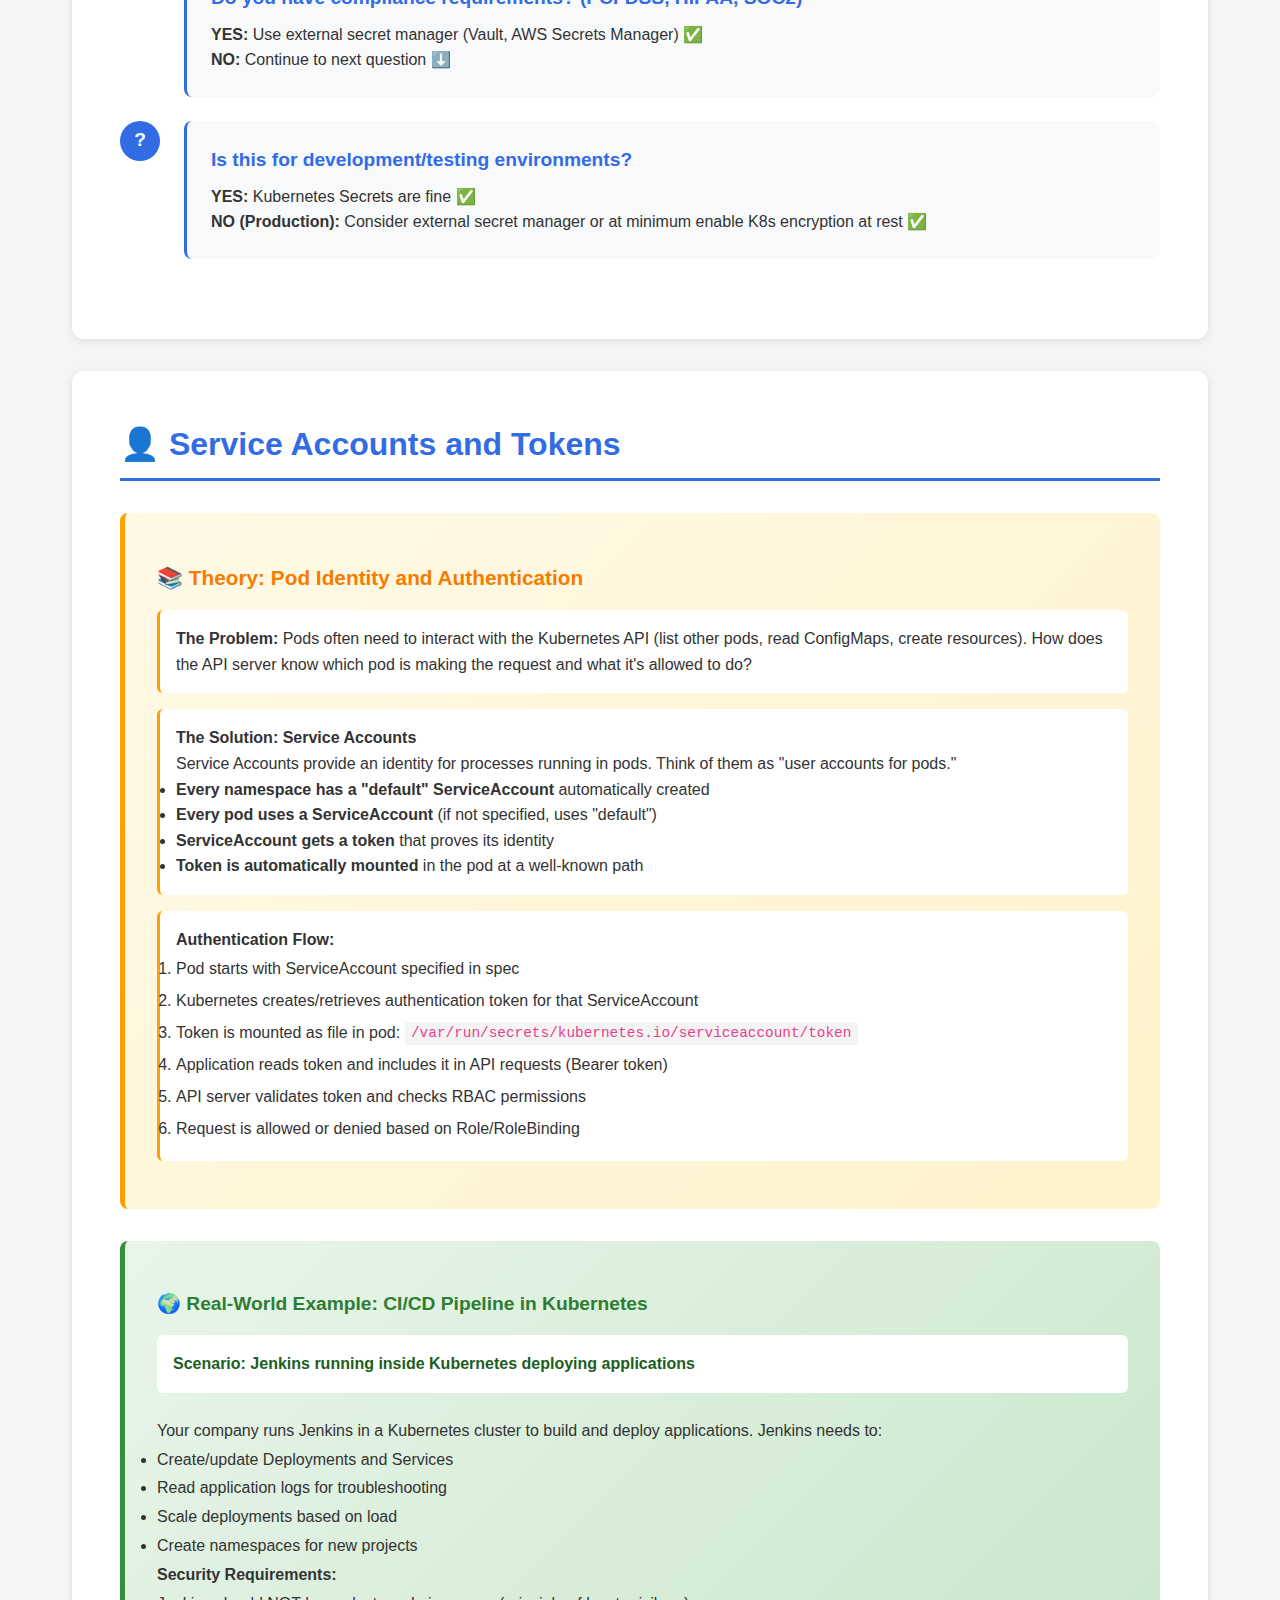
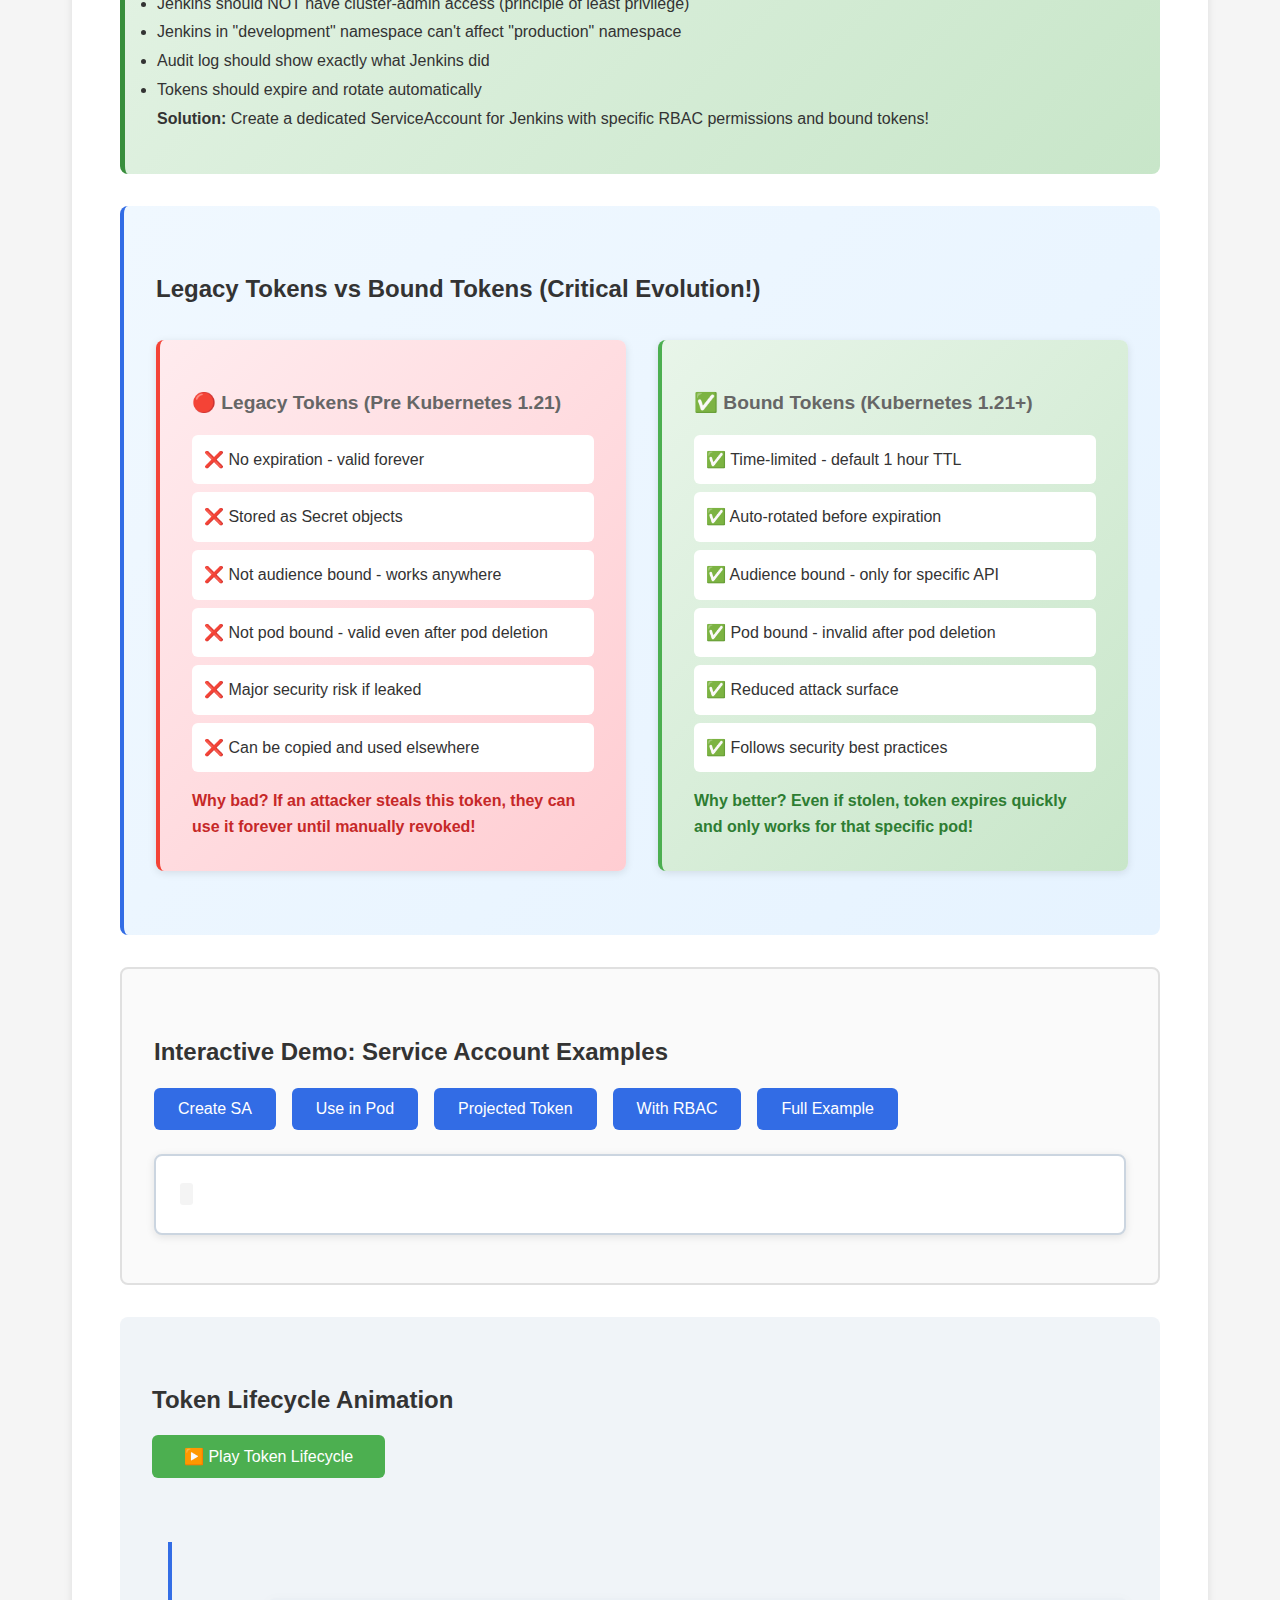
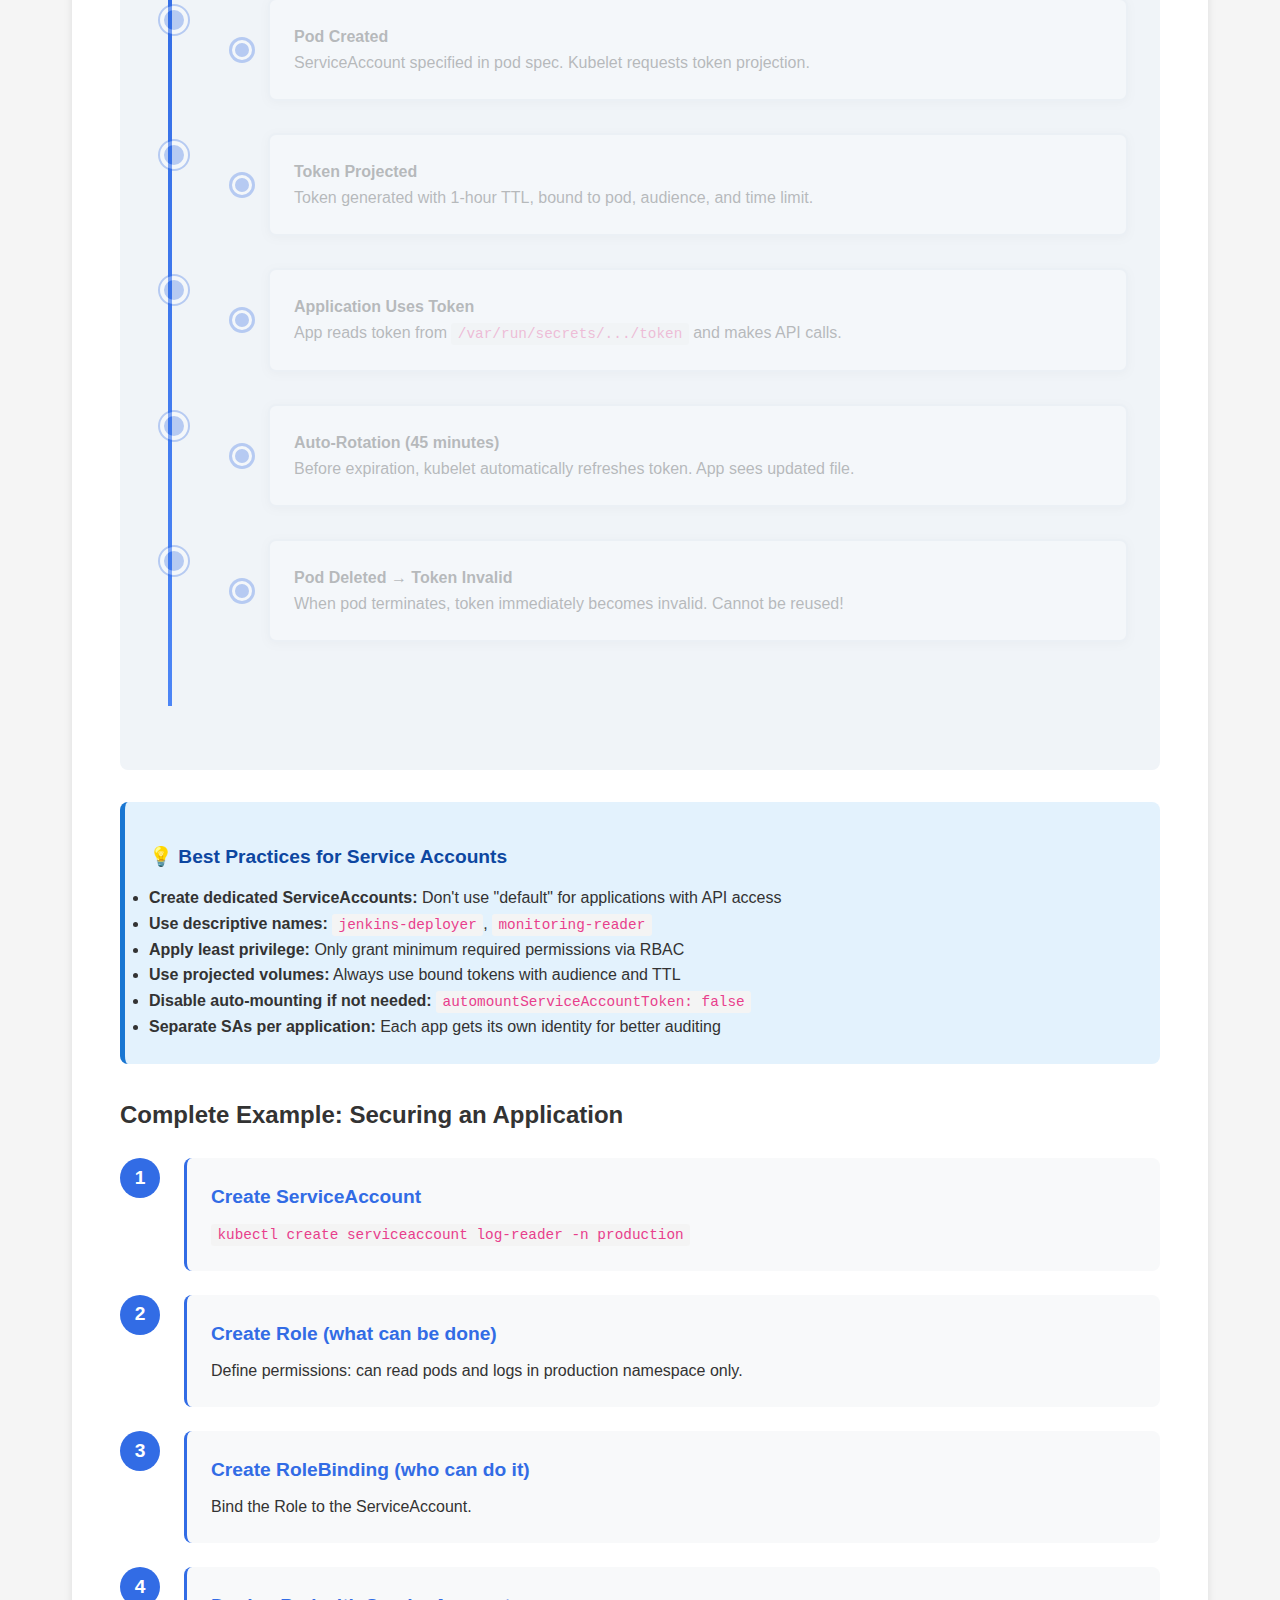
<file: index-basic.html>
<!DOCTYPE html>
<html lang="en">
<head>
    <meta charset="UTF-8">
    <meta name="viewport" content="width=device-width, initial-scale=1.0">
    <title>Kubernetes Day 3 Training - Interactive Guide</title>
    <link rel="stylesheet" href="styles.css">
</head>
<body>
    <nav class="navbar">
        <div class="nav-container">
            <h1>☸️ Kubernetes Day 3 Training</h1>
            <div class="nav-links">
                <a href="#commands">Commands & Args</a>
                <a href="#configmaps">ConfigMaps</a>
                <a href="#secrets">Secrets</a>
                <a href="#serviceaccount">Service Accounts</a>
                <a href="#resources">Resources</a>
            </div>
        </div>
    </nav>

    <div class="container">
        <!-- Introduction -->
        <section class="intro-section">
            <h2>Welcome to Kubernetes Day 3! 🚀</h2>
            <p>This interactive guide will help you master advanced Pod configuration, security, and resource management with real-world examples and comprehensive theory.</p>
            <div class="topics-grid">
                <div class="topic-card">
                    <div class="topic-icon">📝</div>
                    <h3>Commands & Arguments</h3>
                    <p>Override container behavior</p>
                </div>
                <div class="topic-card">
                    <div class="topic-icon">⚙️</div>
                    <h3>ConfigMaps</h3>
                    <p>Manage configuration data</p>
                </div>
                <div class="topic-card">
                    <div class="topic-icon">🔐</div>
                    <h3>Secrets</h3>
                    <p>Handle sensitive information</p>
                </div>
                <div class="topic-card">
                    <div class="topic-icon">👤</div>
                    <h3>Service Accounts</h3>
                    <p>Pod identity & authentication</p>
                </div>
                <div class="topic-card">
                    <div class="topic-icon">📊</div>
                    <h3>Resource Management</h3>
                    <p>CPU & Memory control</p>
                </div>
            </div>
        </section>

        <!-- Commands and Arguments -->
        <section id="commands" class="content-section">
            <h2>📝 Commands and Arguments in Pods</h2>
            
            <div class="theory-box">
                <h4>📚 Theory: Understanding Container Execution</h4>
                <div class="theory-point">
                    <p><strong>In Docker:</strong> Every container image has a default execution path defined in its Dockerfile using <code>ENTRYPOINT</code> and <code>CMD</code>.</p>
                    <ul>
                        <li><code>ENTRYPOINT</code>: The main executable (e.g., <code>/usr/bin/python</code>, <code>/bin/sh</code>)</li>
                        <li><code>CMD</code>: Default arguments passed to the ENTRYPOINT (e.g., <code>app.py</code>, <code>--port 8080</code>)</li>
                    </ul>
                </div>
                <div class="theory-point">
                    <p><strong>In Kubernetes:</strong> You can override these Docker defaults to customize container behavior without rebuilding images.</p>
                    <ul>
                        <li><code>command</code> field: Overrides Dockerfile's ENTRYPOINT</li>
                        <li><code>args</code> field: Overrides Dockerfile's CMD</li>
                    </ul>
                    <p><strong>Why is this powerful?</strong> You can use the same container image across different environments (dev/staging/prod) with different runtime configurations!</p>
                </div>
            </div>
            
            <div class="concept-box">
                <h3>Docker vs Kubernetes Mapping</h3>
                <div class="comparison-grid">
                    <div class="comparison-item">
                        <h4>Docker</h4>
                        <ul>
                            <li><code>ENTRYPOINT</code> → Command to run</li>
                            <li><code>CMD</code> → Default arguments</li>
                        </ul>
                    </div>
                    <div class="arrow">→</div>
                    <div class="comparison-item">
                        <h4>Kubernetes</h4>
                        <ul>
                            <li><code>command</code> → Overrides ENTRYPOINT</li>
                            <li><code>args</code> → Overrides CMD</li>
                        </ul>
                    </div>
                </div>
            </div>

            <div class="real-world-example">
                <h4>🌍 Real-World Example: E-commerce Application</h4>
                <div class="scenario-title">Scenario: Running a Python Flask API with different configurations</div>
                <div class="scenario-description">
                    <p>Your team has built a product catalog API using Flask. The same Docker image needs to:</p>
                    <ul>
                        <li><strong>Development:</strong> Run with debug mode and auto-reload</li>
                        <li><strong>Staging:</strong> Run on port 5000 with logging level INFO</li>
                        <li><strong>Production:</strong> Run on port 8080 with multiple workers and strict error handling</li>
                    </ul>
                    <p><strong>Solution:</strong> Use the same image but different commands and arguments per environment!</p>
                </div>
            </div>

            <div class="interactive-demo">
                <h3>Interactive Demo: Command & Args Examples</h3>
                <div class="demo-controls">
                    <button class="demo-btn" onclick="showExample('default')">Default Container</button>
                    <button class="demo-btn" onclick="showExample('command')">Override Command</button>
                    <button class="demo-btn" onclick="showExample('args')">Override Args</button>
                    <button class="demo-btn" onclick="showExample('both')">Both Override</button>
                    <button class="demo-btn" onclick="showExample('production')">Production Example</button>
                </div>
                <div id="command-demo" class="demo-output">
                    <div class="yaml-display">
                        <pre><code id="command-yaml"></code></pre>
                    </div>
                    <div class="execution-flow">
                        <h4>Execution Flow:</h4>
                        <div id="execution-visual" class="flow-visual"></div>
                    </div>
                </div>
            </div>

            <div class="info-box">
                <h4>💡 Key Decision Points</h4>
                <p><strong>Use <code>command</code> when:</strong></p>
                <ul>
                    <li>You need to run a completely different executable (e.g., debugging with shell instead of app)</li>
                    <li>The image's ENTRYPOINT is incorrect or not suitable for your use case</li>
                    <li>Example: Running migration scripts before the main app</li>
                </ul>
                <p><strong>Use <code>args</code> when:</strong></p>
                <ul>
                    <li>The main executable is correct, but you need different parameters</li>
                    <li>Passing environment-specific flags (--debug, --port, --workers)</li>
                    <li>Example: Same web server, different port numbers</li>
                </ul>
            </div>

            <div class="danger-box">
                <h4>⚠️ Common Pitfalls</h4>
                <ul>
                    <li><strong>Shell form vs Exec form:</strong> Always use array form <code>["cmd", "arg1"]</code> not string form <code>"cmd arg1"</code></li>
                    <li><strong>Environment variables:</strong> Won't expand automatically - use shell wrapper: <code>["/bin/sh", "-c", "echo $MY_VAR"]</code></li>
                    <li><strong>Signal handling:</strong> If you override with a shell, signals (like SIGTERM) might not reach your app properly</li>
                </ul>
            </div>
        </section>

        <!-- ConfigMaps -->
        <section id="configmaps" class="content-section">
            <h2>⚙️ ConfigMaps</h2>
            
            <div class="theory-box">
                <h4>📚 Theory: Configuration Management in Kubernetes</h4>
                <div class="theory-point">
                    <p><strong>The Problem:</strong> Hardcoding configuration in container images makes them inflexible. If you need to change a database URL, you'd have to rebuild and redeploy the entire image!</p>
                </div>
                <div class="theory-point">
                    <p><strong>The Solution:</strong> ConfigMaps separate configuration data from application code, following the <strong>12-Factor App methodology</strong>.</p>
                    <p><strong>Benefits:</strong></p>
                    <ul>
                        <li>Same image works across all environments (dev/staging/prod)</li>
                        <li>Update configuration without redeploying containers</li>
                        <li>Centralized configuration management</li>
                        <li>Version control your configs separately from code</li>
                    </ul>
                </div>
                <div class="theory-point">
                    <p><strong>How ConfigMaps Work:</strong></p>
                    <p>ConfigMaps store key-value pairs in etcd (Kubernetes database). Pods can consume this data as:</p>
                    <ul>
                        <li><strong>Environment Variables:</strong> Simple config values</li>
                        <li><strong>Command-line Arguments:</strong> Via variable substitution</li>
                        <li><strong>Files in a Volume:</strong> For complex configs (JSON, XML, .properties files)</li>
                    </ul>
                </div>
            </div>

            <div class="real-world-example">
                <h4>🌍 Real-World Example: Multi-tenant SaaS Platform</h4>
                <div class="scenario-title">Scenario: Configuration for different customer deployments</div>
                <div class="scenario-description">
                    <p>You're running a SaaS application where each customer gets their own namespace. Each deployment needs:</p>
                    <ul>
                        <li>Customer-specific branding (logo URLs, color schemes)</li>
                        <li>Feature flags (which features are enabled for this customer tier)</li>
                        <li>Integration endpoints (their payment gateway, email service)</li>
                        <li>Performance tuning (cache sizes, connection pools)</li>
                    </ul>
                    <p><strong>Solution:</strong> One ConfigMap per customer namespace with all their specific settings!</p>
                </div>
            </div>
            
            <div class="interactive-demo">
                <h3>Interactive Demo: Create and Use ConfigMaps</h3>
                <div class="demo-tabs">
                    <button class="tab-btn active" onclick="showConfigMapTab('literal')">From Literal</button>
                    <button class="tab-btn" onclick="showConfigMapTab('file')">From File</button>
                    <button class="tab-btn" onclick="showConfigMapTab('env')">As Environment</button>
                    <button class="tab-btn" onclick="showConfigMapTab('volume')">As Volume</button>
                    <button class="tab-btn" onclick="showConfigMapTab('realworld')">Real-World</button>
                </div>
                <div id="configmap-demo" class="demo-output">
                    <div class="yaml-display">
                        <pre><code id="configmap-yaml"></code></pre>
                    </div>
                </div>
            </div>

            <div class="step-by-step">
                <h3>Step-by-Step: ConfigMap Lifecycle</h3>
                <div class="step-item">
                    <div class="step-number">1</div>
                    <div class="step-content">
                        <h4>Create ConfigMap</h4>
                        <p>From literals, files, or YAML manifests. ConfigMap is stored in etcd.</p>
                        <code>kubectl create configmap app-config --from-literal=DB_HOST=postgres.svc</code>
                    </div>
                </div>
                <div class="step-item">
                    <div class="step-number">2</div>
                    <div class="step-content">
                        <h4>Reference in Pod</h4>
                        <p>Pod spec references the ConfigMap name. Kubernetes validates it exists.</p>
                    </div>
                </div>
                <div class="step-item">
                    <div class="step-number">3</div>
                    <div class="step-content">
                        <h4>Mount or Inject</h4>
                        <p>At container startup, values are either set as env vars or mounted as files.</p>
                    </div>
                </div>
                <div class="step-item">
                    <div class="step-number">4</div>
                    <div class="step-content">
                        <h4>Application Uses Config</h4>
                        <p>Your app reads env vars or config files - no knowledge of Kubernetes needed!</p>
                    </div>
                </div>
                <div class="step-item">
                    <div class="step-number">5</div>
                    <div class="step-content">
                        <h4>Update ConfigMap (Optional)</h4>
                        <p>Mounted volumes update automatically (with delay). Env vars require pod restart.</p>
                    </div>
                </div>
            </div>

            <div class="info-box">
                <h4>💡 Best Practices for ConfigMaps</h4>
                <ul>
                    <li><strong>Name with purpose:</strong> <code>postgres-config</code>, not <code>config-v1</code></li>
                    <li><strong>One ConfigMap per logical component:</strong> Database config separate from cache config</li>
                    <li><strong>Use volumes for large/complex configs:</strong> Properties files, JSON configs</li>
                    <li><strong>Use env vars for simple values:</strong> Single strings, numbers, URLs</li>
                    <li><strong>Version your ConfigMaps:</strong> <code>app-config-v2</code> for immutable deployments</li>
                </ul>
            </div>

            <div class="danger-box">
                <h4>⚠️ ConfigMap Limitations & Gotchas</h4>
                <ul>
                    <li><strong>Size limit:</strong> 1MB maximum - don't store large files!</li>
                    <li><strong>Not secrets:</strong> Data is stored in plain text - visible to anyone with access</li>
                    <li><strong>Namespace scoped:</strong> Can't share across namespaces (use replication)</li>
                    <li><strong>Update delay:</strong> Volume-mounted updates take up to 1 minute to propagate</li>
                    <li><strong>No hot reload:</strong> Most apps won't reload config automatically</li>
                </ul>
            </div>
        </section>

        <!-- Secrets -->
        <section id="secrets" class="content-section">
            <h2>🔐 Kubernetes Secrets</h2>
            
            <div class="theory-box">
                <h4>📚 Theory: Secrets Management in Kubernetes</h4>
                <div class="theory-point">
                    <p><strong>What are Secrets?</strong> Secrets are Kubernetes objects designed to hold sensitive information like passwords, OAuth tokens, SSH keys, and TLS certificates.</p>
                </div>
                <div class="theory-point">
                    <p><strong>How are Secrets different from ConfigMaps?</strong></p>
                    <table style="width:100%; border-collapse: collapse; margin: 1rem 0;">
                        <tr style="background:#f5f5f5;">
                            <th style="padding:0.75rem; border:1px solid #ddd; text-align:left;">Aspect</th>
                            <th style="padding:0.75rem; border:1px solid #ddd; text-align:left;">ConfigMap</th>
                            <th style="padding:0.75rem; border:1px solid #ddd; text-align:left;">Secret</th>
                        </tr>
                        <tr>
                            <td style="padding:0.75rem; border:1px solid #ddd;"><strong>Purpose</strong></td>
                            <td style="padding:0.75rem; border:1px solid #ddd;">Non-sensitive config</td>
                            <td style="padding:0.75rem; border:1px solid #ddd;">Sensitive data</td>
                        </tr>
                        <tr style="background:#f9f9f9;">
                            <td style="padding:0.75rem; border:1px solid #ddd;"><strong>Storage</strong></td>
                            <td style="padding:0.75rem; border:1px solid #ddd;">Plain text in etcd</td>
                            <td style="padding:0.75rem; border:1px solid #ddd;">Base64 encoded (optionally encrypted)</td>
                        </tr>
                        <tr>
                            <td style="padding:0.75rem; border:1px solid #ddd;"><strong>Access Control</strong></td>
                            <td style="padding:0.75rem; border:1px solid #ddd;">Basic RBAC</td>
                            <td style="padding:0.75rem; border:1px solid #ddd;">Strict RBAC + audit logging</td>
                        </tr>
                        <tr style="background:#f9f9f9;">
                            <td style="padding:0.75rem; border:1px solid #ddd;"><strong>Example Use</strong></td>
                            <td style="padding:0.75rem; border:1px solid #ddd;">API URLs, feature flags</td>
                            <td style="padding:0.75rem; border:1px solid #ddd;">DB passwords, API keys</td>
                        </tr>
                    </table>
                </div>
                <div class="theory-point">
                    <p><strong>Important Truth: Base64 is NOT Encryption!</strong></p>
                    <p>By default, Secrets are only base64 encoded, which is <strong>easily reversible</strong>. Anyone with cluster access can decode them. True security comes from:</p>
                    <ul>
                        <li>Enabling encryption at rest in etcd</li>
                        <li>RBAC policies limiting who can read Secrets</li>
                        <li>Audit logging to track access</li>
                        <li>External secret management (HashiCorp Vault, AWS Secrets Manager)</li>
                    </ul>
                </div>
            </div>

            <div class="real-world-example">
                <h4>🌍 Real-World Example: Banking Application Security</h4>
                <div class="scenario-title">Scenario: Securing database credentials and API keys</div>
                <div class="scenario-description">
                    <p>A banking application needs to:</p>
                    <ul>
                        <li>Connect to PostgreSQL database (username, password)</li>
                        <li>Call payment gateway API (API key, merchant ID)</li>
                        <li>Serve HTTPS traffic (TLS certificate and private key)</li>
                        <li>Pull images from private Docker registry (registry credentials)</li>
                    </ul>
                    <p><strong>Security Requirements:</strong></p>
                    <ul>
                        <li>Developers can deploy apps but NOT view production secrets</li>
                        <li>Secrets must be rotated monthly</li>
                        <li>All secret access must be audited</li>
                        <li>Secrets stored in etcd must be encrypted</li>
                    </ul>
                    <p><strong>Solution:</strong> Different Secret types for different purposes with RBAC policies!</p>
                </div>
            </div>

            <div class="interactive-demo">
                <h3>Interactive Demo: Base64 Encoding/Decoding</h3>
                <div class="encoder-tool">
                    <div class="encoder-input">
                        <label>Plain Text Secret:</label>
                        <input type="text" id="plain-text" placeholder="Enter your secret (e.g., MyP@ssw0rd!)" oninput="encodeSecret()">
                    </div>
                    <div class="encoder-arrow">↓ Base64 Encode ↓</div>
                    <div class="encoder-output">
                        <label>Base64 Encoded:</label>
                        <input type="text" id="encoded-text" readonly>
                    </div>
                    <div class="encoder-arrow">↓ Base64 Decode ↓</div>
                    <div class="encoder-output">
                        <label>Decoded Back (proves it's NOT encryption!):</label>
                        <input type="text" id="decoded-text" readonly>
                    </div>
                </div>
                <div class="warning-box">
                    ⚠️ <strong>Critical Understanding:</strong> Base64 is just encoding, not encryption! Run <code>echo "TXlQQHNzdzByZCE=" | base64 -d</code> and you'll get the original password. This is why RBAC and encryption at rest are essential!
                </div>
            </div>

            <div class="interactive-demo">
                <h3>Secret Types and Use Cases</h3>
                <div class="demo-tabs">
                    <button class="tab-btn active" onclick="showSecretType('opaque')">Opaque (Generic)</button>
                    <button class="tab-btn" onclick="showSecretType('docker')">Docker Registry</button>
                    <button class="tab-btn" onclick="showSecretType('tls')">TLS Certificate</button>
                    <button class="tab-btn" onclick="showSecretType('token')">Service Account</button>
                    <button class="tab-btn" onclick="showSecretType('comparison')">When to Use</button>
                </div>
                <div id="secret-type-demo" class="demo-output">
                    <div class="yaml-display">
                        <pre><code id="secret-yaml"></code></pre>
                    </div>
                </div>
            </div>

            <div class="code-comparison">
                <div class="code-block">
                    <div class="code-header">❌ Insecure Approach (Never Do This!)</div>
                    <div class="code-content">
                        <div class="yaml-display">
                            <pre><code>apiVersion: v1
kind: Pod
metadata:
  name: insecure-pod
spec:
  containers:
  - name: app
    image: myapp:1.0
    env:
    - name: DB_PASSWORD
      value: "hardcoded-password-123"
      # Problems:
      # 1. Visible in Git
      # 2. Visible in kubectl describe
      # 3. No rotation capability
      # 4. Same password everywhere</code></pre>
                        </div>
                    </div>
                </div>
                <div class="code-block">
                    <div class="code-header">✅ Secure Approach (Use Secrets)</div>
                    <div class="code-content">
                        <div class="yaml-display">
                            <pre><code>apiVersion: v1
kind: Pod
metadata:
  name: secure-pod
spec:
  containers:
  - name: app
    image: myapp:1.0
    env:
    - name: DB_PASSWORD
      valueFrom:
        secretKeyRef:
          name: db-credentials
          key: password
    # Benefits:
    # 1. Not in Git
    # 2. Masked in kubectl describe
    # 3. Can rotate independently
    # 4. RBAC controlled access</code></pre>
                        </div>
                    </div>
                </div>
            </div>

            <div class="info-box">
                <h4>💡 Advantages of Kubernetes Secrets</h4>
                <ul>
                    <li><strong>RBAC Integration:</strong> Fine-grained access control - only authorized pods/users can read</li>
                    <li><strong>Audit Trail:</strong> All secret access can be logged and monitored</li>
                    <li><strong>Dynamic Updates:</strong> Rotate secrets without rebuilding images</li>
                    <li><strong>Namespace Isolation:</strong> Secrets don't leak across namespace boundaries</li>
                    <li><strong>Kubernetes-Native:</strong> Works seamlessly with other K8s features (ServiceAccounts, Ingress)</li>
                    <li><strong>Optional Encryption:</strong> Can enable encryption at rest with KMS providers</li>
                </ul>
            </div>

            <div class="danger-box">
                <h4>⚠️ Limitations of Kubernetes Secrets (Important!)</h4>
                <ul>
                    <li><strong>Not encrypted by default:</strong> Only base64 encoded in etcd - must enable encryption explicitly</li>
                    <li><strong>Cluster-wide trust:</strong> Anyone with cluster admin can see all secrets</li>
                    <li><strong>No built-in rotation:</strong> You must implement rotation policies yourself</li>
                    <li><strong>Limited to 1MB:</strong> Can't store large certificates or files</li>
                    <li><strong>Visible in memory:</strong> Secrets are mounted as tmpfs - visible in container memory</li>
                    <li><strong>Consider external solutions for production:</strong> HashiCorp Vault, AWS Secrets Manager, Azure Key Vault for enterprise security</li>
                </ul>
            </div>

            <div class="step-by-step">
                <h3>Decision Tree: Secret vs ConfigMap vs External Secret Manager</h3>
                <div class="step-item">
                    <div class="step-number">?</div>
                    <div class="step-content">
                        <h4>Is the data sensitive? (passwords, keys, tokens)</h4>
                        <p><strong>NO:</strong> Use ConfigMap ✅<br>
                        <strong>YES:</strong> Continue to next question ⬇️</p>
                    </div>
                </div>
                <div class="step-item">
                    <div class="step-number">?</div>
                    <div class="step-content">
                        <h4>Do you have compliance requirements? (PCI-DSS, HIPAA, SOC2)</h4>
                        <p><strong>YES:</strong> Use external secret manager (Vault, AWS Secrets Manager) ✅<br>
                        <strong>NO:</strong> Continue to next question ⬇️</p>
                    </div>
                </div>
                <div class="step-item">
                    <div class="step-number">?</div>
                    <div class="step-content">
                        <h4>Is this for development/testing environments?</h4>
                        <p><strong>YES:</strong> Kubernetes Secrets are fine ✅<br>
                        <strong>NO (Production):</strong> Consider external secret manager or at minimum enable K8s encryption at rest ✅</p>
                    </div>
                </div>
            </div>
        </section>

        <!-- Service Account -->
        <section id="serviceaccount" class="content-section">
            <h2>👤 Service Accounts and Tokens</h2>
            
            <div class="theory-box">
                <h4>📚 Theory: Pod Identity and Authentication</h4>
                <div class="theory-point">
                    <p><strong>The Problem:</strong> Pods often need to interact with the Kubernetes API (list other pods, read ConfigMaps, create resources). How does the API server know which pod is making the request and what it's allowed to do?</p>
                </div>
                <div class="theory-point">
                    <p><strong>The Solution: Service Accounts</strong></p>
                    <p>Service Accounts provide an identity for processes running in pods. Think of them as "user accounts for pods."</p>
                    <ul>
                        <li><strong>Every namespace has a "default" ServiceAccount</strong> automatically created</li>
                        <li><strong>Every pod uses a ServiceAccount</strong> (if not specified, uses "default")</li>
                        <li><strong>ServiceAccount gets a token</strong> that proves its identity</li>
                        <li><strong>Token is automatically mounted</strong> in the pod at a well-known path</li>
                    </ul>
                </div>
                <div class="theory-point">
                    <p><strong>Authentication Flow:</strong></p>
                    <ol style="line-height: 2;">
                        <li>Pod starts with ServiceAccount specified in spec</li>
                        <li>Kubernetes creates/retrieves authentication token for that ServiceAccount</li>
                        <li>Token is mounted as file in pod: <code>/var/run/secrets/kubernetes.io/serviceaccount/token</code></li>
                        <li>Application reads token and includes it in API requests (Bearer token)</li>
                        <li>API server validates token and checks RBAC permissions</li>
                        <li>Request is allowed or denied based on Role/RoleBinding</li>
                    </ol>
                </div>
            </div>

            <div class="real-world-example">
                <h4>🌍 Real-World Example: CI/CD Pipeline in Kubernetes</h4>
                <div class="scenario-title">Scenario: Jenkins running inside Kubernetes deploying applications</div>
                <div class="scenario-description">
                    <p>Your company runs Jenkins in a Kubernetes cluster to build and deploy applications. Jenkins needs to:</p>
                    <ul>
                        <li>Create/update Deployments and Services</li>
                        <li>Read application logs for troubleshooting</li>
                        <li>Scale deployments based on load</li>
                        <li>Create namespaces for new projects</li>
                    </ul>
                    <p><strong>Security Requirements:</strong></p>
                    <ul>
                        <li>Jenkins should NOT have cluster-admin access (principle of least privilege)</li>
                        <li>Jenkins in "development" namespace can't affect "production" namespace</li>
                        <li>Audit log should show exactly what Jenkins did</li>
                        <li>Tokens should expire and rotate automatically</li>
                    </ul>
                    <p><strong>Solution:</strong> Create a dedicated ServiceAccount for Jenkins with specific RBAC permissions and bound tokens!</p>
                </div>
            </div>

            <div class="concept-box">
                <h3>Legacy Tokens vs Bound Tokens (Critical Evolution!)</h3>
                <div class="token-comparison">
                    <div class="token-type legacy-token">
                        <h4>🔴 Legacy Tokens (Pre Kubernetes 1.21)</h4>
                        <div class="token-properties">
                            <div class="property">❌ No expiration - valid forever</div>
                            <div class="property">❌ Stored as Secret objects</div>
                            <div class="property">❌ Not audience bound - works anywhere</div>
                            <div class="property">❌ Not pod bound - valid even after pod deletion</div>
                            <div class="property">❌ Major security risk if leaked</div>
                            <div class="property">❌ Can be copied and used elsewhere</div>
                        </div>
                        <p style="margin-top:1rem; font-weight:600; color:#c62828;">Why bad? If an attacker steals this token, they can use it forever until manually revoked!</p>
                    </div>
                    <div class="token-type bound-token">
                        <h4>✅ Bound Tokens (Kubernetes 1.21+)</h4>
                        <div class="token-properties">
                            <div class="property">✅ Time-limited - default 1 hour TTL</div>
                            <div class="property">✅ Auto-rotated before expiration</div>
                            <div class="property">✅ Audience bound - only for specific API</div>
                            <div class="property">✅ Pod bound - invalid after pod deletion</div>
                            <div class="property">✅ Reduced attack surface</div>
                            <div class="property">✅ Follows security best practices</div>
                        </div>
                        <p style="margin-top:1rem; font-weight:600; color:#2e7d32;">Why better? Even if stolen, token expires quickly and only works for that specific pod!</p>
                    </div>
                </div>
            </div>

            <div class="interactive-demo">
                <h3>Interactive Demo: Service Account Examples</h3>
                <div class="demo-controls">
                    <button class="demo-btn" onclick="showSAExample('create')">Create SA</button>
                    <button class="demo-btn" onclick="showSAExample('pod')">Use in Pod</button>
                    <button class="demo-btn" onclick="showSAExample('token')">Projected Token</button>
                    <button class="demo-btn" onclick="showSAExample('rbac')">With RBAC</button>
                    <button class="demo-btn" onclick="showSAExample('fullexample')">Full Example</button>
                </div>
                <div id="sa-demo" class="demo-output">
                    <div class="yaml-display">
                        <pre><code id="sa-yaml"></code></pre>
                    </div>
                </div>
            </div>

            <div class="animation-box">
                <h3>Token Lifecycle Animation</h3>
                <div id="token-lifecycle" class="lifecycle-animation">
                    <button class="animate-btn" onclick="animateTokenLifecycle()">▶️ Play Token Lifecycle</button>
                    <div class="timeline">
                        <div class="timeline-item" id="tl-1">
                            <div class="timeline-dot"></div>
                            <div class="timeline-content">
                                <strong>Pod Created</strong><br>
                                ServiceAccount specified in pod spec. Kubelet requests token projection.
                            </div>
                        </div>
                        <div class="timeline-item" id="tl-2">
                            <div class="timeline-dot"></div>
                            <div class="timeline-content">
                                <strong>Token Projected</strong><br>
                                Token generated with 1-hour TTL, bound to pod, audience, and time limit.
                            </div>
                        </div>
                        <div class="timeline-item" id="tl-3">
                            <div class="timeline-dot"></div>
                            <div class="timeline-content">
                                <strong>Application Uses Token</strong><br>
                                App reads token from <code>/var/run/secrets/.../token</code> and makes API calls.
                            </div>
                        </div>
                        <div class="timeline-item" id="tl-4">
                            <div class="timeline-dot"></div>
                            <div class="timeline-content">
                                <strong>Auto-Rotation (45 minutes)</strong><br>
                                Before expiration, kubelet automatically refreshes token. App sees updated file.
                            </div>
                        </div>
                        <div class="timeline-item" id="tl-5">
                            <div class="timeline-dot"></div>
                            <div class="timeline-content">
                                <strong>Pod Deleted → Token Invalid</strong><br>
                                When pod terminates, token immediately becomes invalid. Cannot be reused!
                            </div>
                        </div>
                    </div>
                </div>
            </div>

            <div class="info-box">
                <h4>💡 Best Practices for Service Accounts</h4>
                <ul>
                    <li><strong>Create dedicated ServiceAccounts:</strong> Don't use "default" for applications with API access</li>
                    <li><strong>Use descriptive names:</strong> <code>jenkins-deployer</code>, <code>monitoring-reader</code></li>
                    <li><strong>Apply least privilege:</strong> Only grant minimum required permissions via RBAC</li>
                    <li><strong>Use projected volumes:</strong> Always use bound tokens with audience and TTL</li>
                    <li><strong>Disable auto-mounting if not needed:</strong> <code>automountServiceAccountToken: false</code></li>
                    <li><strong>Separate SAs per application:</strong> Each app gets its own identity for better auditing</li>
                </ul>
            </div>

            <div class="step-by-step">
                <h3>Complete Example: Securing an Application</h3>
                <div class="step-item">
                    <div class="step-number">1</div>
                    <div class="step-content">
                        <h4>Create ServiceAccount</h4>
                        <code>kubectl create serviceaccount log-reader -n production</code>
                    </div>
                </div>
                <div class="step-item">
                    <div class="step-number">2</div>
                    <div class="step-content">
                        <h4>Create Role (what can be done)</h4>
                        <p>Define permissions: can read pods and logs in production namespace only.</p>
                    </div>
                </div>
                <div class="step-item">
                    <div class="step-number">3</div>
                    <div class="step-content">
                        <h4>Create RoleBinding (who can do it)</h4>
                        <p>Bind the Role to the ServiceAccount.</p>
                    </div>
                </div>
                <div class="step-item">
                    <div class="step-number">4</div>
                    <div class="step-content">
                        <h4>Deploy Pod with ServiceAccount</h4>
                        <p>Pod gets projected token with 1-hour TTL, auto-rotated.</p>
                    </div>
                </div>
                <div class="step-item">
                    <div class="step-number">5</div>
                    <div class="step-content">
                        <h4>Verify and Monitor</h4>
                        <p>Check audit logs, test permissions, ensure principle of least privilege.</p>
                    </div>
                </div>
            </div>
        </section>

        <!-- Resources -->
        <section id="resources" class="content-section">
            <h2>📊 Resource Management</h2>
            
            <div class="theory-box">
                <h4>📚 Theory: Why Resource Management Matters</h4>
                <div class="theory-point">
                    <p><strong>The Problem:</strong> Kubernetes is a shared platform. Multiple applications run on the same nodes. Without resource management:</p>
                    <ul>
                        <li>One application can starve others (noisy neighbor problem)</li>
                        <li>Critical apps crash due to lack of resources</li>
                        <li>Cluster becomes unpredictable and unreliable</li>
                        <li>Cost management becomes impossible</li>
                    </ul>
                </div>
                <div class="theory-point">
                    <p><strong>The Solution: Three-Layer Resource Management</strong></p>
                    <ol style="line-height: 2;">
                        <li><strong>Container Level:</strong> Resource requests and limits per container</li>
                        <li><strong>Namespace Level:</strong> ResourceQuotas limit total usage in namespace</li>
                        <li><strong>Default Enforcement:</strong> LimitRanges set defaults and constraints</li>
                    </ol>
                </div>
                <div class="theory-point">
                    <p><strong>Key Concepts:</strong></p>
                    <ul>
                        <li><strong>Request:</strong> Minimum guaranteed resources. Used for scheduling decisions.</li>
                        <li><strong>Limit:</strong> Maximum resources allowed. Container throttled/killed if exceeded.</li>
                        <li><strong>QoS Class:</strong> Priority during eviction based on request/limit configuration.</li>
                    </ul>
                </div>
            </div>

            <div class="real-world-example">
                <h4>🌍 Real-World Example: E-commerce Platform Black Friday</h4>
                <div class="scenario-title">Scenario: Multi-tenant cluster during peak traffic</div>
                <div class="scenario-description">
                    <p>Your e-commerce platform runs multiple services in a shared cluster:</p>
                    <ul>
                        <li><strong>Payment Service:</strong> Critical - must always work</li>
                        <li><strong>Product Catalog API:</strong> Important - high traffic expected</li>
                        <li><strong>Analytics Service:</strong> Can tolerate delays</li>
                        <li><strong>Batch Jobs:</strong> Can be postponed if resources tight</li>
                    </ul>
                    <p><strong>Black Friday Challenge:</strong></p>
                    <ul>
                        <li>10x normal traffic expected</li>
                        <li>Limited cluster capacity (nodes are expensive!)</li>
                        <li>Payment service MUST NOT fail (money involved!)</li>
                        <li>Analytics can wait, batch jobs can be delayed</li>
                    </ul>
                    <p><strong>Solution Strategy:</strong></p>
                    <ul>
                        <li><strong>Payment:</strong> Guaranteed QoS (request = limit) - highest priority</li>
                        <li><strong>Catalog API:</strong> Burstable QoS (can scale up when traffic spikes)</li>
                        <li><strong>Analytics:</strong> Burstable with low requests</li>
                        <li><strong>Batch Jobs:</strong> BestEffort - uses leftover resources</li>
                    </ul>
                </div>
            </div>
            
            <div class="concept-box">
                <h3>Understanding Requests vs Limits</h3>
                <div class="resource-bar-container">
                    <h4>CPU & Memory Allocation</h4>
                    <div class="resource-bar">
                        <div class="bar-section request" style="width: 30%;">
                            <span>Request<br>Guaranteed<br>(Scheduling)</span>
                        </div>
                        <div class="bar-section burstable" style="width: 30%;">
                            <span>Burstable<br>Zone<br>(If available)</span>
                        </div>
                        <div class="bar-section limit" style="width: 10%;">
                            <span>Limit<br>(Max)</span>
                        </div>
                        <div class="bar-section unavailable" style="width: 30%;">
                            <span>Throttled/OOMKilled<br>(Beyond limit)</span>
                        </div>
                    </div>
                    <p style="margin-top:1rem;"><strong>Key Insight:</strong> Request affects where your pod is scheduled. Limit affects what happens when it runs.</p>
                </div>
            </div>

            <div class="interactive-demo">
                <h3>Interactive Demo: Resource Calculator</h3>
                <div class="resource-calculator">
                    <div class="calculator-inputs">
                        <div class="input-group">
                            <label>CPU Request (millicores):</label>
                            <input type="range" id="cpu-request" min="0" max="4000" value="500" oninput="updateResourceVisual()">
                            <span id="cpu-request-val">500m</span>
                        </div>
                        <div class="input-group">
                            <label>CPU Limit (millicores):</label>
                            <input type="range" id="cpu-limit" min="0" max="4000" value="1000" oninput="updateResourceVisual()">
                            <span id="cpu-limit-val">1000m</span>
                        </div>
                        <div class="input-group">
                            <label>Memory Request (Mi):</label>
                            <input type="range" id="mem-request" min="0" max="2048" value="256" oninput="updateResourceVisual()">
                            <span id="mem-request-val">256Mi</span>
                        </div>
                        <div class="input-group">
                            <label>Memory Limit (Mi):</label>
                            <input type="range" id="mem-limit" min="0" max="2048" value="512" oninput="updateResourceVisual()">
                            <span id="mem-limit-val">512Mi</span>
                        </div>
                    </div>
                    <div class="qos-indicator">
                        <h4>QoS Class: <span id="qos-class">Burstable</span></h4>
                        <p id="qos-explanation"></p>
                    </div>
                    <div class="yaml-display">
                        <pre><code id="resource-yaml"></code></pre>
                    </div>
                </div>
            </div>

            <div class="theory-box">
                <h4>📚 Deep Dive: QoS Classes</h4>
                <div class="theory-point">
                    <p><strong>QoS (Quality of Service) determines eviction priority</strong> when nodes run out of resources.</p>
                    <p>When a node is under memory pressure, Kubernetes evicts pods in this order:</p>
                    <ol style="line-height: 2;">
                        <li><strong>BestEffort pods</strong> evicted first (using more than 0, but no requests)</li>
                        <li><strong>Burstable pods</strong> evicted next (using more than request)</li>
                        <li><strong>Guaranteed pods</strong> evicted last (only if using more than request)</li>
                    </ol>
                </div>
            </div>

            <div class="concept-box">
                <h3>QoS Classes Explained</h3>
                <div class="qos-grid">
                    <div class="qos-item guaranteed">
                        <h4>Guaranteed</h4>
                        <p><strong>When:</strong> Request = Limit for ALL resources</p>
                        <ul>
                            <li>Highest priority - last to be evicted</li>
                            <li>Gets exactly what it requests</li>
                            <li>Predictable performance</li>
                            <li>Use for: Critical production services</li>
                        </ul>
                        <p style="margin-top:1rem; font-weight:600;">Example: Payment processing, databases</p>
                    </div>
                    <div class="qos-item burstable">
                        <h4>Burstable</h4>
                        <p><strong>When:</strong> Request < Limit (or only one set)</p>
                        <ul>
                            <li>Medium priority</li>
                            <li>Can burst above request if available</li>
                            <li>May be throttled (CPU) or killed (Memory)</li>
                            <li>Use for: Most applications</li>
                        </ul>
                        <p style="margin-top:1rem; font-weight:600;">Example: Web APIs, microservices</p>
                    </div>
                    <div class="qos-item besteffort">
                        <h4>BestEffort</h4>
                        <p><strong>When:</strong> No request or limit set</p>
                        <ul>
                            <li>Lowest priority - first to be evicted</li>
                            <li>Uses whatever resources are left</li>
                            <li>No guarantees at all</li>
                            <li>Use for: Non-critical batch jobs</li>
                        </ul>
                        <p style="margin-top:1rem; font-weight:600;">Example: Log cleanup, data backups</p>
                    </div>
                </div>
            </div>

            <div class="interactive-demo">
                <h3>Resource Quotas and Limit Ranges</h3>
                <div class="demo-tabs">
                    <button class="tab-btn active" onclick="showResourceTab('quota')">Resource Quota</button>
                    <button class="tab-btn" onclick="showResourceTab('limitrange')">Limit Range</button>
                    <button class="tab-btn" onclick="showResourceTab('comparison')">When to Use</button>
                    <button class="tab-btn" onclick="showResourceTab('realworld')">Real Example</button>
                </div>
                <div id="resource-tab-demo" class="demo-output">
                    <div class="yaml-display">
                        <pre><code id="resource-tab-yaml"></code></pre>
                    </div>
                </div>
            </div>

            <div class="step-by-step">
                <h3>Three-Tier Resource Management Strategy</h3>
                <div class="step-item">
                    <div class="step-number">1</div>
                    <div class="step-content">
                        <h4>Namespace Level: Set ResourceQuota</h4>
                        <p>Limit the total resources a team/namespace can consume. Prevents one team from hogging the cluster.</p>
                        <p><strong>Example:</strong> "Dev namespace can use max 20 CPU cores and 40GB RAM total"</p>
                    </div>
                </div>
                <div class="step-item">
                    <div class="step-number">2</div>
                    <div class="step-content">
                        <h4>Namespace Level: Set LimitRange</h4>
                        <p>Define default requests/limits and min/max per container. Prevents developers from forgetting to set resources.</p>
                        <p><strong>Example:</strong> "Every container must request at least 100m CPU, default is 500m"</p>
                    </div>
                </div>
                <div class="step-item">
                    <div class="step-number">3</div>
                    <div class="step-content">
                        <h4>Pod Level: Set Specific Resources</h4>
                        <p>For critical workloads, override defaults with specific values based on load testing.</p>
                        <p><strong>Example:</strong> "Payment service needs exactly 2 CPU and 4GB RAM (Guaranteed)"</p>
                    </div>
                </div>
            </div>

            <div class="info-box">
                <h4>💡 Best Practices for Resource Management</h4>
                <ul>
                    <li><strong>Always set requests for production:</strong> Enables proper scheduling and prevents overcommitment</li>
                    <li><strong>Set limits for memory:</strong> Prevents OOMKilled affecting other pods</li>
                    <li><strong>Be careful with CPU limits:</strong> Can cause unnecessary throttling - consider omitting for some workloads</li>
                    <li><strong>Use Guaranteed for critical services:</strong> Databases, payment systems, auth services</li>
                    <li><strong>Profile your application:</strong> Use metrics to right-size requests/limits (don't guess!)</li>
                    <li><strong>Set ResourceQuotas per namespace:</strong> Enforce organizational boundaries</li>
                    <li><strong>Use LimitRanges for defaults:</strong> Developers don't have to remember</li>
                    <li><strong>Monitor and adjust:</strong> Resource needs change over time</li>
                </ul>
            </div>

            <div class="danger-box">
                <h4>⚠️ Common Mistakes & How to Avoid Them</h4>
                <ul>
                    <li><strong>No requests set:</strong> Pods can be scheduled on full nodes → performance issues. <strong>Always set requests!</strong></li>
                    <li><strong>Request = 0, Limit > 0:</strong> Creates BestEffort QoS, not Burstable. Set both or neither.</li>
                    <li><strong>Too high limits:</strong> Node can become overcommitted. Keep limits reasonable.</li>
                    <li><strong>Too low requests:</strong> Causes CPU throttling and poor performance. Profile your app!</li>
                    <li><strong>Same values everywhere:</strong> Different services have different needs. Size appropriately.</li>
                    <li><strong>Ignoring memory limits:</strong> Can cause cascading OOMKilled. Always limit memory!</li>
                </ul>
            </div>

            <div class="real-world-example">
                <h4>🌍 Real-World Troubleshooting Scenarios</h4>
                <div class="scenario-title">Scenario 1: "My pods keep getting evicted!"</div>
                <div class="scenario-description">
                    <p><strong>Symptoms:</strong> Pods randomly restarting, <code>kubectl describe pod</code> shows "Evicted"</p>
                    <p><strong>Cause:</strong> Node under memory pressure, your pods have BestEffort or low Burstable QoS</p>
                    <p><strong>Solution:</strong></p>
                    <ul>
                        <li>Set proper memory requests that match actual usage</li>
                        <li>Set memory limits to prevent memory leaks</li>
                        <li>Upgrade to Guaranteed QoS if critical</li>
                        <li>Add more nodes if cluster consistently under pressure</li>
                    </ul>
                </div>
                
                <div class="scenario-title" style="margin-top:2rem;">Scenario 2: "My API is slow despite low CPU usage!"</div>
                <div class="scenario-description">
                    <p><strong>Symptoms:</strong> Monitoring shows 20% CPU usage, but response times are terrible</p>
                    <p><strong>Cause:</strong> CPU throttling! You set a limit, and the container is being throttled even though the node has capacity</p>
                    <p><strong>Solution:</strong></p>
                    <ul>
                        <li>Check throttling: <code>kubectl exec pod -- cat /sys/fs/cgroup/cpu/cpu.stat</code></li>
                        <li>Increase CPU limit or remove it entirely for latency-sensitive apps</li>
                        <li>Keep requests to ensure proper scheduling</li>
                    </ul>
                </div>

                <div class="scenario-title" style="margin-top:2rem;">Scenario 3: "Can't deploy - ResourceQuota exceeded!"</div>
                <div class="scenario-description">
                    <p><strong>Symptoms:</strong> Deployment fails with "exceeded quota" error</p>
                    <p><strong>Cause:</strong> Namespace has hit its ResourceQuota limit</p>
                    <p><strong>Solution:</strong></p>
                    <ul>
                        <li>Check current usage: <code>kubectl describe resourcequota -n &lt;namespace&gt;</code></li>
                        <li>Delete unused resources or scale down non-critical services</li>
                        <li>Request quota increase from cluster admin (with justification!)</li>
                        <li>Optimize your resource requests - you might be asking for too much</li>
                    </ul>
                </div>
            </div>
        </section>

        <!-- Summary -->
        <section class="content-section summary-section">
            <h2>📚 Quick Reference Summary</h2>
            <div class="summary-grid">
                <div class="summary-card">
                    <h3>Commands & Args</h3>
                    <ul>
                        <li><code>command</code> overrides ENTRYPOINT</li>
                        <li><code>args</code> overrides CMD</li>
                        <li>Use for runtime customization</li>
                        <li>Array form: <code>["cmd", "arg"]</code></li>
                        <li>Same image, different behavior</li>
                    </ul>
                </div>
                <div class="summary-card">
                    <h3>ConfigMaps</h3>
                    <ul>
                        <li>Non-sensitive configuration only</li>
                        <li>Env vars or volume mounts</li>
                        <li>Decouple config from images</li>
                        <li>1MB size limit</li>
                        <li>Namespace scoped</li>
                    </ul>
                </div>
                <div class="summary-card">
                    <h3>Secrets</h3>
                    <ul>
                        <li>Sensitive data (base64, not encrypted!)</li>
                        <li>Enable encryption at rest</li>
                        <li>RBAC for access control</li>
                        <li>Audit logging available</li>
                        <li>Consider external managers for prod</li>
                    </ul>
                </div>
                <div class="summary-card">
                    <h3>Service Accounts</h3>
                    <ul>
                        <li>Identity for pods to access API</li>
                        <li>Use bound tokens (time-limited)</li>
                        <li>Auto-rotation supported</li>
                        <li>Combine with RBAC</li>
                        <li>Principle of least privilege</li>
                    </ul>
                </div>
                <div class="summary-card">
                    <h3>Resources</h3>
                    <ul>
                        <li>Request = guaranteed minimum</li>
                        <li>Limit = maximum allowed</li>
                        <li>QoS: Guaranteed > Burstable > BestEffort</li>
                        <li>Use ResourceQuota per namespace</li>
                        <li>Use LimitRange for defaults</li>
                    </ul>
                </div>
            </div>

            <div class="info-box" style="margin-top:2rem;">
                <h4>🎯 Key Takeaways for Production</h4>
                <ul>
                    <li><strong>Security:</strong> Never store sensitive data in ConfigMaps. Use Secrets with encryption at rest enabled.</li>
                    <li><strong>Identity:</strong> Create dedicated ServiceAccounts with minimal RBAC permissions. Use bound tokens.</li>
                    <li><strong>Resources:</strong> Always set requests. Use Guaranteed QoS for critical services. Monitor and adjust.</li>
                    <li><strong>Configuration:</strong> Externalize all config. Same image across all environments.</li>
                    <li><strong>Best Practices:</strong> Principle of least privilege everywhere. Defense in depth. Monitor everything.</li>
                </ul>
            </div>
        </section>
    </div>

    <footer>
        <p>Kubernetes Day 3 Training Guide | Interactive Learning Experience | © 2025</p>
        <p style="margin-top:0.5rem; font-size:0.9rem;">Built for comprehensive understanding with theory, examples, and hands-on practice</p>
    </footer>

    <script src="script-enhanced.js"></script>
</body>
</html>
</file>
<file: styles.css>
:root {
    --primary-color: #326CE5;
    --secondary-color: #00B3E6;
    --success-color: #4CAF50;
    --warning-color: #FF9800;
    --danger-color: #F44336;
    --dark-bg: #1E1E1E;
    --light-bg: #F5F5F5;
    --card-bg: #FFFFFF;
    --text-primary: #333333;
    --text-secondary: #666666;
    --border-color: #E0E0E0;
    --code-bg: #F4F4F4;
    --shadow: 0 2px 8px rgba(0, 0, 0, 0.1);
    --shadow-hover: 0 4px 16px rgba(0, 0, 0, 0.15);
}

* {
    margin: 0;
    padding: 0;
    box-sizing: border-box;
}

body {
    font-family: -apple-system, BlinkMacSystemFont, 'Segoe UI', Roboto, 'Helvetica Neue', Arial, sans-serif;
    line-height: 1.6;
    color: var(--text-primary);
    background-color: var(--light-bg);
}

/* Navigation */
.navbar {
    background: linear-gradient(135deg, var(--primary-color), var(--secondary-color));
    color: white;
    padding: 1rem 0;
    position: sticky;
    top: 0;
    z-index: 1000;
    box-shadow: var(--shadow);
}

.nav-container {
    max-width: 1200px;
    margin: 0 auto;
    padding: 0 2rem;
    display: flex;
    justify-content: space-between;
    align-items: center;
    flex-wrap: wrap;
}

.navbar h1 {
    font-size: 1.5rem;
    margin-bottom: 0.5rem;
}

.nav-links {
    display: flex;
    gap: 1.5rem;
    flex-wrap: wrap;
}

.nav-links a {
    color: white;
    text-decoration: none;
    font-weight: 500;
    transition: opacity 0.3s;
}

.nav-links a:hover {
    opacity: 0.8;
    text-decoration: underline;
}

/* Container */
.container {
    max-width: 1200px;
    margin: 0 auto;
    padding: 2rem;
}

/* Sections */
.intro-section {
    background: white;
    padding: 3rem;
    border-radius: 12px;
    box-shadow: var(--shadow);
    margin-bottom: 2rem;
    text-align: center;
}

.intro-section h2 {
    color: var(--primary-color);
    font-size: 2.5rem;
    margin-bottom: 1rem;
}

.topics-grid {
    display: grid;
    grid-template-columns: repeat(auto-fit, minmax(200px, 1fr));
    gap: 1.5rem;
    margin-top: 2rem;
}

.topic-card {
    background: linear-gradient(135deg, #f6f9fc, #e9f2f9);
    padding: 1.5rem;
    border-radius: 8px;
    text-align: center;
    transition: transform 0.3s, box-shadow 0.3s;
    cursor: pointer;
}

.topic-card:hover {
    transform: translateY(-5px);
    box-shadow: var(--shadow-hover);
}

.topic-icon {
    font-size: 3rem;
    margin-bottom: 0.5rem;
}

.topic-card h3 {
    color: var(--primary-color);
    margin-bottom: 0.5rem;
}

.content-section {
    background: white;
    padding: 3rem;
    border-radius: 12px;
    box-shadow: var(--shadow);
    margin-bottom: 2rem;
    scroll-margin-top: 80px;
}

.content-section h2 {
    color: var(--primary-color);
    font-size: 2rem;
    margin-bottom: 1.5rem;
    border-bottom: 3px solid var(--primary-color);
    padding-bottom: 0.5rem;
}

.content-section h3 {
    color: var(--text-primary);
    font-size: 1.5rem;
    margin: 2rem 0 1rem 0;
}

.content-section h4 {
    color: var(--text-secondary);
    font-size: 1.2rem;
    margin: 1rem 0 0.5rem 0;
}

/* Concept Box */
.concept-box {
    background: linear-gradient(135deg, #f0f8ff, #e6f3ff);
    padding: 2rem;
    border-radius: 8px;
    border-left: 4px solid var(--primary-color);
    margin: 1.5rem 0;
}

/* Comparison Grid */
.comparison-grid {
    display: grid;
    grid-template-columns: 1fr auto 1fr;
    gap: 1.5rem;
    align-items: center;
    margin-top: 1rem;
}

.comparison-item {
    background: white;
    padding: 1.5rem;
    border-radius: 8px;
    box-shadow: 0 2px 4px rgba(0, 0, 0, 0.1);
}

.comparison-item h4 {
    color: var(--primary-color);
    margin-bottom: 1rem;
}

.comparison-item ul {
    list-style: none;
}

.comparison-item li {
    padding: 0.5rem 0;
    padding-left: 1.5rem;
    position: relative;
}

.comparison-item li::before {
    content: "▸";
    position: absolute;
    left: 0;
    color: var(--primary-color);
}

.arrow {
    font-size: 2rem;
    color: var(--primary-color);
    font-weight: bold;
}

/* Interactive Demo */
.interactive-demo {
    background: #fafafa;
    padding: 2rem;
    border-radius: 8px;
    margin: 2rem 0;
    border: 2px solid var(--border-color);
}

.demo-controls {
    display: flex;
    gap: 1rem;
    margin-bottom: 1.5rem;
    flex-wrap: wrap;
}

.demo-btn {
    background: var(--primary-color);
    color: white;
    border: none;
    padding: 0.75rem 1.5rem;
    border-radius: 6px;
    cursor: pointer;
    font-size: 1rem;
    transition: background 0.3s, transform 0.2s;
}

.demo-btn:hover {
    background: var(--secondary-color);
    transform: translateY(-2px);
}

.demo-btn:active {
    transform: translateY(0);
}

.demo-output {
    margin-top: 1rem;
}

.yaml-display {
    background: #ffffff;
    color: #1a202c;
    padding: 1.5rem;
    border-radius: 8px;
    overflow-x: auto;
    margin: 1rem 0;
    border: 2px solid #cbd5e0;
    box-shadow: 0 2px 8px rgba(0,0,0,0.1);
}

.yaml-display pre {
    margin: 0;
    font-family: 'Monaco', 'Menlo', 'Ubuntu Mono', 'Courier New', monospace;
    font-size: 1rem;
    line-height: 1.8;
    color: #1a202c;
}

.yaml-display code {
    color: #1a202c;
    font-family: 'Monaco', 'Menlo', 'Ubuntu Mono', 'Courier New', monospace;
}

/* YAML Syntax Highlighting - High Contrast */
.yaml-key {
    color: #0066cc;
    font-weight: 700;
}

.yaml-string {
    color: #008000;
    font-weight: 500;
}

.yaml-number {
    color: #cc0000;
    font-weight: 600;
}

.yaml-comment {
    color: #6a737d;
    font-style: italic;
}

.yaml-boolean {
    color: #9c27b0;
    font-weight: 700;
}

.yaml-null {
    color: #d32f2f;
    font-weight: 600;
}

/* Execution Flow */
.execution-flow {
    margin-top: 1.5rem;
}

.flow-visual {
    display: flex;
    flex-direction: column;
    gap: 1rem;
    padding: 1.5rem;
    background: #f8fafc;
    border-radius: 12px;
    border: 2px solid #e2e8f0;
    box-shadow: 0 4px 12px rgba(0,0,0,0.08);
}

.flow-step {
    padding: 1.2rem 1.5rem;
    background: linear-gradient(135deg, var(--primary-color), var(--secondary-color));
    color: white;
    border-radius: 10px;
    border-left: 5px solid #1e4fa0;
    font-weight: 500;
    font-size: 1rem;
    box-shadow: 0 3px 10px rgba(50, 108, 229, 0.3);
    animation: slideIn 0.5s ease-out;
    position: relative;
    padding-left: 2.5rem;
    transition: all 0.3s ease;
}

.flow-step:hover {
    transform: translateX(5px);
    box-shadow: 0 4px 15px rgba(50, 108, 229, 0.4);
}

.flow-step::before {
    content: '→';
    position: absolute;
    left: 1rem;
    font-size: 1.5rem;
    font-weight: bold;
    color: rgba(255,255,255,0.9);
}

@keyframes slideIn {
    from {
        opacity: 0;
        transform: translateX(-20px);
    }
    to {
        opacity: 1;
        transform: translateX(0);
    }
}

/* Visual Flow */
.visual-flow {
    display: flex;
    align-items: center;
    justify-content: center;
    gap: 1rem;
    margin: 2rem 0;
    flex-wrap: wrap;
}

.flow-item {
    text-align: center;
    padding: 1rem;
    background: white;
    border-radius: 8px;
    box-shadow: 0 2px 4px rgba(0, 0, 0, 0.1);
    min-width: 150px;
}

.flow-item .icon {
    font-size: 2.5rem;
    margin-bottom: 0.5rem;
}

.arrow-right {
    font-size: 2rem;
    color: var(--primary-color);
    font-weight: bold;
}

/* Tabs */
.demo-tabs {
    display: flex;
    gap: 0.5rem;
    margin-bottom: 1rem;
    flex-wrap: wrap;
}

.tab-btn {
    background: white;
    color: var(--text-primary);
    border: 2px solid var(--border-color);
    padding: 0.75rem 1.5rem;
    border-radius: 6px 6px 0 0;
    cursor: pointer;
    font-size: 1rem;
    transition: all 0.3s;
}

.tab-btn.active {
    background: var(--primary-color);
    color: white;
    border-color: var(--primary-color);
}

.tab-btn:hover:not(.active) {
    background: var(--light-bg);
}

/* Use Cases */
.use-cases {
    margin: 2rem 0;
}

.use-case-grid {
    display: grid;
    grid-template-columns: repeat(auto-fit, minmax(300px, 1fr));
    gap: 1.5rem;
    margin-top: 1rem;
}

.use-case {
    padding: 1.5rem;
    border-radius: 8px;
    border-left: 4px solid var(--success-color);
}

.use-case.advantage {
    background: #e8f5e9;
    border-left-color: var(--success-color);
}

.use-case.limitation {
    background: #fff3e0;
    border-left-color: var(--warning-color);
}

.use-case h4 {
    margin-bottom: 1rem;
}

.use-case ul {
    list-style: none;
}

.use-case li {
    padding: 0.5rem 0;
    padding-left: 1.5rem;
    position: relative;
}

.use-case li::before {
    content: "•";
    position: absolute;
    left: 0.5rem;
    font-weight: bold;
}

/* Encoder Tool */
.encoder-tool {
    background: white;
    padding: 2rem;
    border-radius: 8px;
    display: flex;
    flex-direction: column;
    gap: 1rem;
}

.encoder-input, .encoder-output {
    display: flex;
    flex-direction: column;
    gap: 0.5rem;
}

.encoder-input label, .encoder-output label {
    font-weight: 600;
    color: var(--text-primary);
}

.encoder-input input, .encoder-output input {
    padding: 0.75rem;
    border: 2px solid var(--border-color);
    border-radius: 6px;
    font-size: 1rem;
    font-family: 'Courier New', monospace;
}

.encoder-output input {
    background: var(--light-bg);
}

.encoder-arrow {
    text-align: center;
    font-size: 1.5rem;
    color: var(--primary-color);
    font-weight: bold;
}

.warning-box {
    background: #fff3e0;
    border-left: 4px solid var(--warning-color);
    padding: 1rem;
    border-radius: 6px;
    margin-top: 1rem;
}

/* ConfigMap/Secret specific */
.configmap-item {
    border-left: 4px solid var(--secondary-color);
}

.secret-item {
    border-left: 4px solid var(--danger-color);
}

/* Token Comparison */
.token-comparison {
    display: grid;
    grid-template-columns: repeat(auto-fit, minmax(300px, 1fr));
    gap: 2rem;
    margin: 2rem 0;
}

.token-type {
    padding: 2rem;
    border-radius: 8px;
    box-shadow: 0 2px 8px rgba(0, 0, 0, 0.1);
}

.legacy-token {
    background: linear-gradient(135deg, #ffebee, #ffcdd2);
    border-left: 4px solid var(--danger-color);
}

.bound-token {
    background: linear-gradient(135deg, #e8f5e9, #c8e6c9);
    border-left: 4px solid var(--success-color);
}

.token-properties {
    margin-top: 1rem;
}

.property {
    padding: 0.75rem;
    margin: 0.5rem 0;
    background: white;
    border-radius: 6px;
    font-weight: 500;
}

/* Animation Box */
.animation-box {
    background: #f0f4f8;
    padding: 2rem;
    border-radius: 8px;
    margin: 2rem 0;
}

.lifecycle-animation {
    margin-top: 1rem;
}

.animate-btn {
    background: var(--success-color);
    color: white;
    border: none;
    padding: 0.75rem 2rem;
    border-radius: 6px;
    cursor: pointer;
    font-size: 1rem;
    margin-bottom: 2rem;
    transition: background 0.3s;
}

.animate-btn:hover {
    background: #45a049;
}

.timeline {
    position: relative;
    padding: 2rem 0;
}

.timeline-item {
    display: flex;
    align-items: center;
    margin: 1.5rem 0;
    opacity: 0.3;
    transition: opacity 0.5s;
}

.timeline-item.active {
    opacity: 1;
}

.timeline-dot {
    width: 20px;
    height: 20px;
    background: var(--primary-color);
    border-radius: 50%;
    margin-right: 1rem;
    border: 3px solid white;
    box-shadow: 0 0 0 3px var(--primary-color);
    transition: transform 0.5s;
}

.timeline-item.active .timeline-dot {
    transform: scale(1.5);
    background: var(--success-color);
    box-shadow: 0 0 0 3px var(--success-color);
}

.timeline-content {
    background: white;
    padding: 1rem 1.5rem;
    border-radius: 6px;
    box-shadow: 0 2px 4px rgba(0, 0, 0, 0.1);
    flex: 1;
}

/* Resource Management */
.resource-bar-container {
    margin: 2rem 0;
}

.resource-bar {
    display: flex;
    height: 80px;
    border-radius: 8px;
    overflow: hidden;
    box-shadow: 0 2px 4px rgba(0, 0, 0, 0.1);
    margin-top: 1rem;
}

.bar-section {
    display: flex;
    align-items: center;
    justify-content: center;
    color: white;
    font-weight: bold;
    text-align: center;
    padding: 0.5rem;
    transition: all 0.3s;
}

.bar-section span {
    font-size: 0.9rem;
    line-height: 1.2;
}

.bar-section.request {
    background: var(--success-color);
}

.bar-section.burstable {
    background: var(--warning-color);
}

.bar-section.limit {
    background: var(--danger-color);
}

.bar-section.unavailable {
    background: #9e9e9e;
}

/* Resource Calculator */
.resource-calculator {
    background: white;
    padding: 2rem;
    border-radius: 8px;
}

.calculator-inputs {
    display: grid;
    gap: 1.5rem;
    margin-bottom: 2rem;
}

.input-group {
    display: flex;
    flex-direction: column;
    gap: 0.5rem;
}

.input-group label {
    font-weight: 600;
    color: var(--text-primary);
}

.input-group input[type="range"] {
    width: 100%;
    height: 8px;
    border-radius: 4px;
    background: var(--border-color);
    outline: none;
    -webkit-appearance: none;
    appearance: none;
}

.input-group input[type="range"]::-webkit-slider-thumb {
    -webkit-appearance: none;
    appearance: none;
    width: 20px;
    height: 20px;
    border-radius: 50%;
    background: var(--primary-color);
    cursor: pointer;
}

.input-group input[type="range"]::-moz-range-thumb {
    width: 20px;
    height: 20px;
    border-radius: 50%;
    background: var(--primary-color);
    cursor: pointer;
    border: none;
}

.input-group span {
    font-family: 'Courier New', monospace;
    font-weight: bold;
    color: var(--primary-color);
}

.qos-indicator {
    background: linear-gradient(135deg, #e3f2fd, #bbdefb);
    padding: 1.5rem;
    border-radius: 8px;
    margin-bottom: 1.5rem;
    text-align: center;
}

.qos-indicator h4 {
    font-size: 1.3rem;
    margin-bottom: 0.5rem;
}

.qos-indicator span {
    color: var(--primary-color);
    font-weight: bold;
}

/* QoS Grid */
.qos-grid {
    display: grid;
    grid-template-columns: repeat(auto-fit, minmax(250px, 1fr));
    gap: 1.5rem;
    margin-top: 1rem;
}

.qos-item {
    padding: 1.5rem;
    border-radius: 8px;
    border-left: 4px solid;
}

.qos-item.guaranteed {
    background: linear-gradient(135deg, #e8f5e9, #c8e6c9);
    border-left-color: var(--success-color);
}

.qos-item.burstable {
    background: linear-gradient(135deg, #fff3e0, #ffe0b2);
    border-left-color: var(--warning-color);
}

.qos-item.besteffort {
    background: linear-gradient(135deg, #f5f5f5, #e0e0e0);
    border-left-color: #9e9e9e;
}

.qos-item h4 {
    margin-bottom: 0.5rem;
}

.qos-item p {
    font-style: italic;
    margin-bottom: 1rem;
    color: var(--text-secondary);
}

.qos-item ul {
    list-style: none;
}

.qos-item li {
    padding: 0.3rem 0;
    padding-left: 1.5rem;
    position: relative;
}

.qos-item li::before {
    content: "✓";
    position: absolute;
    left: 0;
    font-weight: bold;
}

/* Hands-on */
.hands-on {
    margin: 2rem 0;
}

.exercise-box {
    background: linear-gradient(135deg, #f3e5f5, #e1bee7);
    padding: 2rem;
    border-radius: 8px;
    border-left: 4px solid #9c27b0;
}

.exercise-box h4 {
    color: #7b1fa2;
    margin-bottom: 1rem;
}

.exercise-box ol {
    margin-left: 1.5rem;
    margin-bottom: 1rem;
}

.exercise-box li {
    padding: 0.5rem 0;
}

.show-solution-btn {
    background: #9c27b0;
    color: white;
    border: none;
    padding: 0.75rem 1.5rem;
    border-radius: 6px;
    cursor: pointer;
    font-size: 1rem;
    transition: background 0.3s;
}

.show-solution-btn:hover {
    background: #7b1fa2;
}

.solution {
    margin-top: 1rem;
    background: white;
    padding: 1rem;
    border-radius: 6px;
}

/* Scenario Grid */
.scenario-grid {
    display: grid;
    grid-template-columns: repeat(auto-fit, minmax(280px, 1fr));
    gap: 1.5rem;
    margin-top: 1rem;
}

.scenario {
    background: white;
    padding: 1.5rem;
    border-radius: 8px;
    box-shadow: 0 2px 4px rgba(0, 0, 0, 0.1);
    border-top: 4px solid var(--primary-color);
}

.scenario h4 {
    color: var(--primary-color);
    margin-bottom: 0.5rem;
}

.scenario p {
    color: var(--text-secondary);
    margin-bottom: 1rem;
}

.recommendation {
    background: #e8f5e9;
    padding: 1rem;
    border-radius: 6px;
    border-left: 3px solid var(--success-color);
    font-size: 0.95rem;
    line-height: 1.6;
}

/* Summary Section */
.summary-section {
    background: linear-gradient(135deg, #e8eaf6, #c5cae9);
}

.summary-grid {
    display: grid;
    grid-template-columns: repeat(auto-fit, minmax(250px, 1fr));
    gap: 1.5rem;
    margin-top: 1rem;
}

.summary-card {
    background: white;
    padding: 1.5rem;
    border-radius: 8px;
    box-shadow: 0 2px 4px rgba(0, 0, 0, 0.1);
    border-top: 4px solid var(--primary-color);
}

.summary-card h3 {
    color: var(--primary-color);
    margin-bottom: 1rem;
    font-size: 1.2rem;
}

.summary-card ul {
    list-style: none;
}

.summary-card li {
    padding: 0.5rem 0;
    padding-left: 1.5rem;
    position: relative;
    font-size: 0.95rem;
}

.summary-card li::before {
    content: "▸";
    position: absolute;
    left: 0;
    color: var(--primary-color);
    font-weight: bold;
}

/* Code */
code {
    background: var(--code-bg);
    padding: 0.2rem 0.4rem;
    border-radius: 3px;
    font-family: 'Courier New', monospace;
    font-size: 0.9em;
    color: #e83e8c;
}

/* Footer */
footer {
    background: var(--dark-bg);
    color: white;
    text-align: center;
    padding: 2rem;
    margin-top: 3rem;
}

/* Responsive */
@media (max-width: 768px) {
    .nav-container {
        flex-direction: column;
        align-items: flex-start;
    }

    .nav-links {
        margin-top: 1rem;
    }

    .comparison-grid {
        grid-template-columns: 1fr;
    }

    .arrow {
        transform: rotate(90deg);
        margin: 1rem 0;
    }

    .visual-flow {
        flex-direction: column;
    }

    .arrow-right {
        transform: rotate(90deg);
    }

    .container {
        padding: 1rem;
    }

    .content-section {
        padding: 1.5rem;
    }

    .intro-section {
        padding: 2rem 1rem;
    }

    .topics-grid {
        grid-template-columns: 1fr;
    }
}

/* Animations */
@keyframes fadeIn {
    from {
        opacity: 0;
    }
    to {
        opacity: 1;
    }
}

@keyframes pulse {
    0%, 100% {
        transform: scale(1);
    }
    50% {
        transform: scale(1.05);
    }
}

.animate-fade {
    animation: fadeIn 0.5s ease-out;
}

.animate-pulse {
    animation: pulse 2s infinite;
}

/* Smooth Scrolling */
html {
    scroll-behavior: smooth;
}

/* Theory Box */
.theory-box {
    background: linear-gradient(135deg, #fff9e6, #fff3cc);
    border-left: 5px solid #ffa000;
    padding: 2rem;
    border-radius: 8px;
    margin: 2rem 0;
}

.theory-box h4 {
    color: #f57c00;
    margin-bottom: 1rem;
    font-size: 1.3rem;
}

.theory-box .theory-point {
    background: white;
    padding: 1rem;
    margin: 1rem 0;
    border-radius: 6px;
    border-left: 3px solid #ffa000;
}

/* Real World Example */
.real-world-example {
    background: linear-gradient(135deg, #e8f5e9, #c8e6c9);
    border-left: 5px solid #388e3c;
    padding: 2rem;
    border-radius: 8px;
    margin: 2rem 0;
}

.real-world-example h4 {
    color: #2e7d32;
    margin-bottom: 1rem;
    display: flex;
    align-items: center;
    gap: 0.5rem;
}

.real-world-example .scenario-title {
    background: white;
    padding: 1rem;
    border-radius: 6px;
    margin: 1rem 0;
    font-weight: 600;
    color: #1b5e20;
}

.real-world-example .scenario-description {
    padding: 0.5rem 0;
    line-height: 1.8;
}

/* Info Box */
.info-box {
    background: #e3f2fd;
    border-left: 5px solid #1976d2;
    padding: 1.5rem;
    border-radius: 8px;
    margin: 1.5rem 0;
}

.info-box h4 {
    color: #0d47a1;
    margin-bottom: 0.75rem;
}

/* Danger Box */
.danger-box {
    background: #ffebee;
    border-left: 5px solid #c62828;
    padding: 1.5rem;
    border-radius: 8px;
    margin: 1.5rem 0;
}

.danger-box h4 {
    color: #b71c1c;
    margin-bottom: 0.75rem;
}

/* Code Comparison */
.code-comparison {
    display: grid;
    grid-template-columns: repeat(auto-fit, minmax(400px, 1fr));
    gap: 1.5rem;
    margin: 2rem 0;
}

.code-block {
    background: #282c34;
    border-radius: 8px;
    overflow: hidden;
}

.code-header {
    background: #21252b;
    color: white;
    padding: 0.75rem 1rem;
    font-weight: 600;
    border-bottom: 2px solid #3e4451;
}

.code-content {
    padding: 1rem;
}

/* Step by Step */
.step-by-step {
    margin: 2rem 0;
}

.step-item {
    display: flex;
    gap: 1.5rem;
    margin: 1.5rem 0;
    align-items: flex-start;
}

.step-number {
    background: var(--primary-color);
    color: white;
    width: 40px;
    height: 40px;
    border-radius: 50%;
    display: flex;
    align-items: center;
    justify-content: center;
    font-weight: bold;
    font-size: 1.2rem;
    flex-shrink: 0;
}

.step-content {
    flex: 1;
    background: #f8f9fa;
    padding: 1.5rem;
    border-radius: 8px;
    border-left: 3px solid var(--primary-color);
}

.step-content h4 {
    margin-top: 0;
    color: var(--primary-color);
}

/* Enterprise Diagram Styles */
.architecture-diagram {
    background: #ffffff;
    border: 3px solid #e2e8f0;
    border-radius: 12px;
    padding: 2rem;
    margin: 2rem 0;
    box-shadow: 0 4px 16px rgba(0,0,0,0.1);
}

.diagram-row {
    display: flex;
    justify-content: space-around;
    align-items: center;
    margin: 1.5rem 0;
    gap: 2rem;
    flex-wrap: wrap;
}

.diagram-box {
    background: linear-gradient(135deg, #667eea 0%, #764ba2 100%);
    color: white;
    padding: 1.5rem 2rem;
    border-radius: 12px;
    text-align: center;
    font-weight: 600;
    box-shadow: 0 4px 12px rgba(102, 126, 234, 0.4);
    min-width: 180px;
    animation: float 3s ease-in-out infinite;
}

.diagram-box.primary {
    background: linear-gradient(135deg, #326CE5 0%, #4c85f6 100%);
}

.diagram-box.success {
    background: linear-gradient(135deg, #4caf50 0%, #66bb6a 100%);
}

.diagram-box.warning {
    background: linear-gradient(135deg, #ff9800 0%, #ffa726 100%);
}

.diagram-box.danger {
    background: linear-gradient(135deg, #f44336 0%, #e57373 100%);
}

.diagram-arrow {
    font-size: 2rem;
    color: #326CE5;
    animation: pulse 2s ease-in-out infinite;
}

@keyframes float {
    0%, 100% { transform: translateY(0px); }
    50% { transform: translateY(-10px); }
}

@keyframes pulse {
    0%, 100% { opacity: 1; }
    50% { opacity: 0.5; }
}

/* Metrics Dashboard Style */
.metrics-grid {
    display: grid;
    grid-template-columns: repeat(auto-fit, minmax(200px, 1fr));
    gap: 1.5rem;
    margin: 2rem 0;
}

.metric-card {
    background: white;
    border: 2px solid #e2e8f0;
    border-radius: 12px;
    padding: 1.5rem;
    text-align: center;
    box-shadow: 0 2px 8px rgba(0,0,0,0.08);
    transition: all 0.3s ease;
}

.metric-card:hover {
    transform: translateY(-5px);
    box-shadow: 0 6px 20px rgba(0,0,0,0.15);
    border-color: #326CE5;
}

.metric-value {
    font-size: 2.5rem;
    font-weight: 700;
    color: #326CE5;
    margin: 0.5rem 0;
}

.metric-label {
    font-size: 0.9rem;
    color: #666;
    text-transform: uppercase;
    letter-spacing: 1px;
}

/* Progress Bar Animation */
.progress-container {
    background: #e2e8f0;
    border-radius: 10px;
    height: 30px;
    margin: 1rem 0;
    overflow: hidden;
    box-shadow: inset 0 2px 4px rgba(0,0,0,0.1);
}

.progress-bar {
    height: 100%;
    background: linear-gradient(90deg, #326CE5, #4c85f6);
    border-radius: 10px;
    display: flex;
    align-items: center;
    justify-content: center;
    color: white;
    font-weight: 600;
    transition: width 1s ease-in-out;
    animation: shimmer 2s infinite;
}

@keyframes shimmer {
    0% { background-position: -1000px 0; }
    100% { background-position: 1000px 0; }
}

/* Status Badges */
.status-badge {
    display: inline-block;
    padding: 0.4rem 1rem;
    border-radius: 20px;
    font-size: 0.85rem;
    font-weight: 600;
    text-transform: uppercase;
    letter-spacing: 0.5px;
}

.status-badge.running {
    background: #e8f5e9;
    color: #2e7d32;
}

.status-badge.pending {
    background: #fff3e0;
    color: #e65100;
}

.status-badge.failed {
    background: #ffebee;
    color: #c62828;
}

.status-badge.success {
    background: #e3f2fd;
    color: #1565c0;
}

/* Timeline Visualization */
.timeline {
    position: relative;
    padding-left: 3rem;
    margin: 2rem 0;
}

.timeline::before {
    content: '';
    position: absolute;
    left: 1rem;
    top: 0;
    bottom: 0;
    width: 4px;
    background: linear-gradient(to bottom, #326CE5, #4c85f6);
}

.timeline-item {
    position: relative;
    margin-bottom: 2rem;
    padding-left: 2rem;
}

.timeline-item::before {
    content: '';
    position: absolute;
    left: -2.5rem;
    top: 0.5rem;
    width: 20px;
    height: 20px;
    border-radius: 50%;
    background: #326CE5;
    border: 4px solid white;
    box-shadow: 0 0 0 2px #326CE5;
    z-index: 1;
}

.timeline-item.active::before {
    background: #4caf50;
    box-shadow: 0 0 0 2px #4caf50, 0 0 10px rgba(76, 175, 80, 0.5);
    animation: pulse-ring 1.5s ease-out infinite;
}

@keyframes pulse-ring {
    0% { box-shadow: 0 0 0 2px #4caf50, 0 0 0 0 rgba(76, 175, 80, 0.7); }
    100% { box-shadow: 0 0 0 2px #4caf50, 0 0 0 15px rgba(76, 175, 80, 0); }
}

.timeline-content {
    background: white;
    border: 2px solid #e2e8f0;
    border-radius: 8px;
    padding: 1.5rem;
    box-shadow: 0 2px 8px rgba(0,0,0,0.08);
}

.timeline-time {
    font-size: 0.85rem;
    color: #666;
    font-weight: 600;
    margin-bottom: 0.5rem;
}

/* Visual Flow Animation Styles */
.visual-flow-container {
    background: linear-gradient(135deg, #667eea 0%, #764ba2 100%);
    border-radius: 16px;
    padding: 3rem 2rem;
    margin: 2rem 0;
    position: relative;
    overflow: hidden;
    min-height: 450px;
}

.flow-stage {
    display: flex;
    justify-content: space-between;
    align-items: center;
    position: relative;
    padding: 2rem 0;
    flex-wrap: nowrap;
    gap: 1rem;
    max-width: 900px;
    margin: 0 auto;
}

.flow-box {
    background: white;
    border-radius: 12px;
    padding: 1.5rem;
    min-width: 180px;
    text-align: center;
    box-shadow: 0 8px 24px rgba(0,0,0,0.2);
    position: relative;
    transition: all 0.5s ease;
    flex-shrink: 0;
}

.flow-box.configmap {
    border: 3px solid #2196F3;
    background: linear-gradient(135deg, #e3f2fd 0%, #bbdefb 100%);
}

.flow-box.secret {
    border: 3px solid #9C27B0;
    background: linear-gradient(135deg, #f3e5f5 0%, #e1bee7 100%);
}

.flow-box.pod {
    border: 3px solid #4CAF50;
    background: linear-gradient(135deg, #e8f5e9 0%, #c8e6c9 100%);
    min-width: 200px;
}

.flow-box.node {
    border: 3px solid #FFC107;
    background: linear-gradient(135deg, #fff3e0 0%, #ffe0b2 100%);
    min-width: 220px;
}

.flow-box .icon {
    font-size: 3rem;
    margin-bottom: 0.5rem;
}

.flow-box .label {
    font-weight: 700;
    font-size: 1.1rem;
    color: #333;
    margin-bottom: 0.3rem;
}

.flow-box .sublabel {
    font-size: 0.85rem;
    color: #666;
}

/* Connection line between boxes */
.connection-line {
    position: absolute;
    height: 3px;
    background: white;
    top: 50%;
    transform: translateY(-50%);
    opacity: 0;
    z-index: 1;
}

.connection-line.active {
    opacity: 1;
    animation: line-grow 0.8s ease-out forwards;
}

@keyframes line-grow {
    0% { width: 0; }
    100% { width: 100%; }
}

/* Data packet animation */
.data-packet {
    position: absolute;
    width: 30px;
    height: 30px;
    background: #FFD700;
    border-radius: 50%;
    top: 50%;
    transform: translateY(-50%);
    opacity: 0;
    box-shadow: 0 0 20px rgba(255, 215, 0, 0.8);
    z-index: 2;
}

.data-packet.moving {
    animation: packet-move 1.5s ease-in-out forwards;
}

@keyframes packet-move {
    0% { 
        left: 0; 
        opacity: 0;
        transform: translateY(-50%) scale(0);
    }
    10% {
        opacity: 1;
        transform: translateY(-50%) scale(1);
    }
    90% {
        opacity: 1;
        transform: translateY(-50%) scale(1);
    }
    100% { 
        left: 100%; 
        opacity: 0;
        transform: translateY(-50%) scale(0);
    }
}

/* Moving animation for boxes */
.flow-box.creating {
    animation: create-pop 0.6s cubic-bezier(0.68, -0.55, 0.265, 1.55);
}

@keyframes create-pop {
    0% { transform: scale(0) rotate(-180deg); opacity: 0; }
    60% { transform: scale(1.15) rotate(10deg); }
    100% { transform: scale(1) rotate(0deg); opacity: 1; }
}

.flow-box.receiving {
    animation: receive-pulse 0.6s ease-out;
}

@keyframes receive-pulse {
    0%, 100% { transform: scale(1); }
    50% { transform: scale(1.1); box-shadow: 0 0 30px rgba(76, 175, 80, 0.8); }
}

.flow-box.connected {
    border-width: 4px;
    box-shadow: 0 0 30px rgba(76, 175, 80, 0.6);
}

/* Pod internal animation - showing config inside */
.pod-internal {
    position: absolute;
    bottom: 10px;
    left: 50%;
    transform: translateX(-50%);
    font-size: 0.7rem;
    color: #2e7d32;
    font-weight: 600;
    opacity: 0;
    white-space: nowrap;
}

.pod-internal.active {
    animation: fade-in-up 0.5s ease-out forwards;
}

@keyframes fade-in-up {
    0% { opacity: 0; transform: translateX(-50%) translateY(10px); }
    100% { opacity: 1; transform: translateX(-50%) translateY(0); }
}

/* Control buttons for animation */
.flow-controls {
    display: flex;
    justify-content: center;
    gap: 1rem;
    margin-top: 2rem;
    flex-wrap: wrap;
}

.flow-btn {
    background: white;
    color: #667eea;
    border: 2px solid white;
    padding: 0.8rem 2rem;
    border-radius: 8px;
    font-weight: 600;
    cursor: pointer;
    transition: all 0.3s ease;
    font-size: 1rem;
}

.flow-btn:hover {
    background: #667eea;
    color: white;
    transform: translateY(-2px);
    box-shadow: 0 4px 12px rgba(0,0,0,0.3);
}

.flow-btn:active {
    transform: translateY(0);
}

.flow-btn:disabled {
    opacity: 0.5;
    cursor: not-allowed;
}

/* Status indicator */
.flow-status {
    text-align: center;
    color: white;
    font-size: 1.2rem;
    font-weight: 600;
    margin-top: 2rem;
    padding: 1rem;
    background: rgba(255,255,255,0.1);
    border-radius: 8px;
    backdrop-filter: blur(10px);
    min-height: 60px;
    display: flex;
    align-items: center;
    justify-content: center;
}

.flow-status .status-icon {
    font-size: 2rem;
    display: inline-block;
    margin-right: 0.5rem;
}

.flow-status.success .status-icon {
    animation: rotate-success 0.6s ease-out;
}

@keyframes rotate-success {
    0% { transform: scale(0) rotate(0deg); }
    50% { transform: scale(1.2) rotate(180deg); }
    100% { transform: scale(1) rotate(360deg); }
}

/* QoS Pod Styling */
.qos-pod {
    background: white;
    padding: 1.5rem;
    border-radius: 12px;
    text-align: center;
    min-width: 120px;
    box-shadow: 0 4px 6px rgba(0,0,0,0.1);
    transition: all 0.5s ease;
    position: relative;
}

.qos-pod.evicted {
    opacity: 0;
    transform: scale(0) translateY(-100px) rotate(45deg);
    pointer-events: none;
    display: none;
}

.qos-pod.evicting {
    animation: shake-evict 0.5s ease;
    background: #ff5252 !important;
    color: white;
}

.besteffort-pod {
    border: 3px solid #ff5252;
    background: linear-gradient(135deg, #ffebee, #ffcdd2);
}

.burstable-pod {
    border: 3px solid #FFC107;
    background: linear-gradient(135deg, #fff8e1, #ffecb3);
}

.guaranteed-pod {
    border: 3px solid #4CAF50;
    background: linear-gradient(135deg, #e8f5e9, #c8e6c9);
}

@keyframes shake-evict {
    0%, 100% { transform: translateX(0); }
    25% { transform: translateX(-10px); }
    75% { transform: translateX(10px); }
}

/* Resource bar for nodes */
.resource-usage-bar {
    width: 100%;
    background: rgba(0,0,0,0.2);
    height: 25px;
    border-radius: 12px;
    overflow: hidden;
    margin-top: 1rem;
    position: relative;
}

.resource-usage-fill {
    height: 100%;
    background: linear-gradient(90deg, #4CAF50, #8BC34A);
    width: 0%;
    transition: width 1s ease;
    display: flex;
    align-items: center;
    justify-content: center;
    color: white;
    font-weight: 600;
    font-size: 0.85rem;
}
</file>
